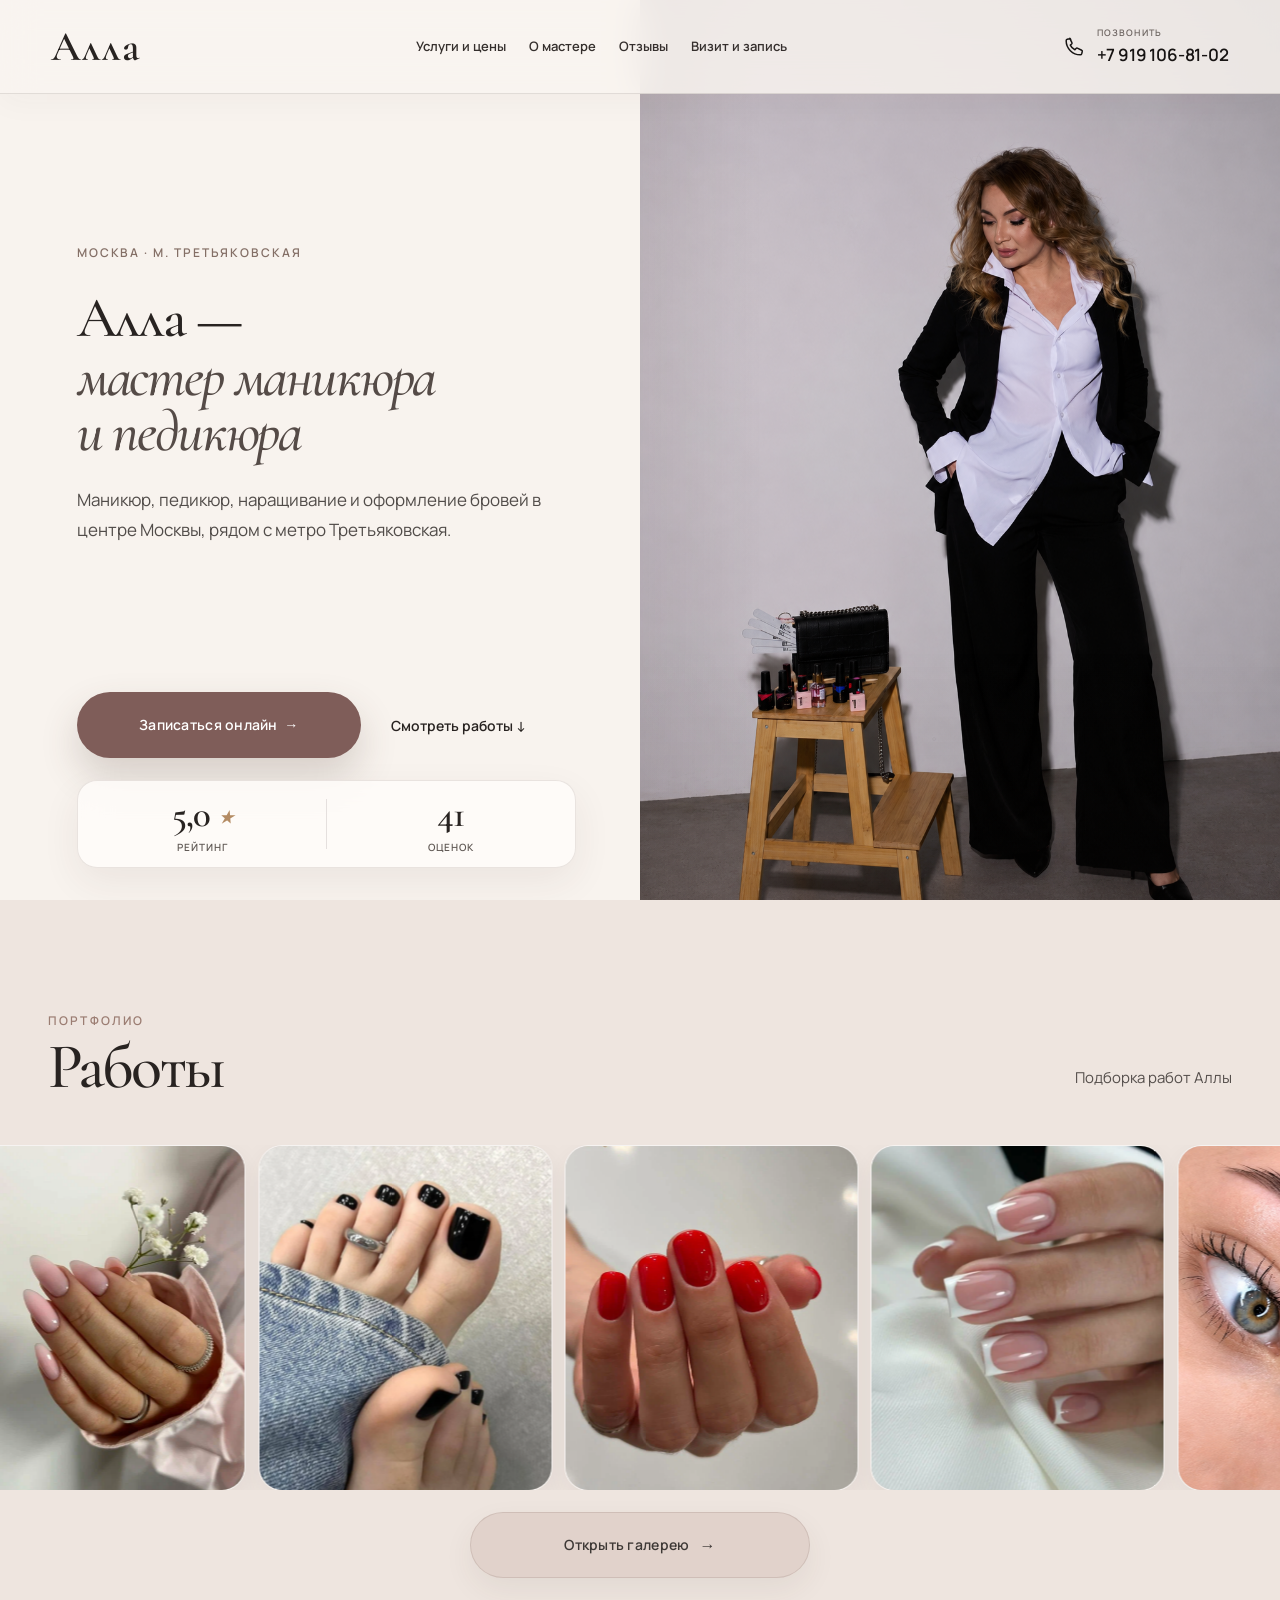
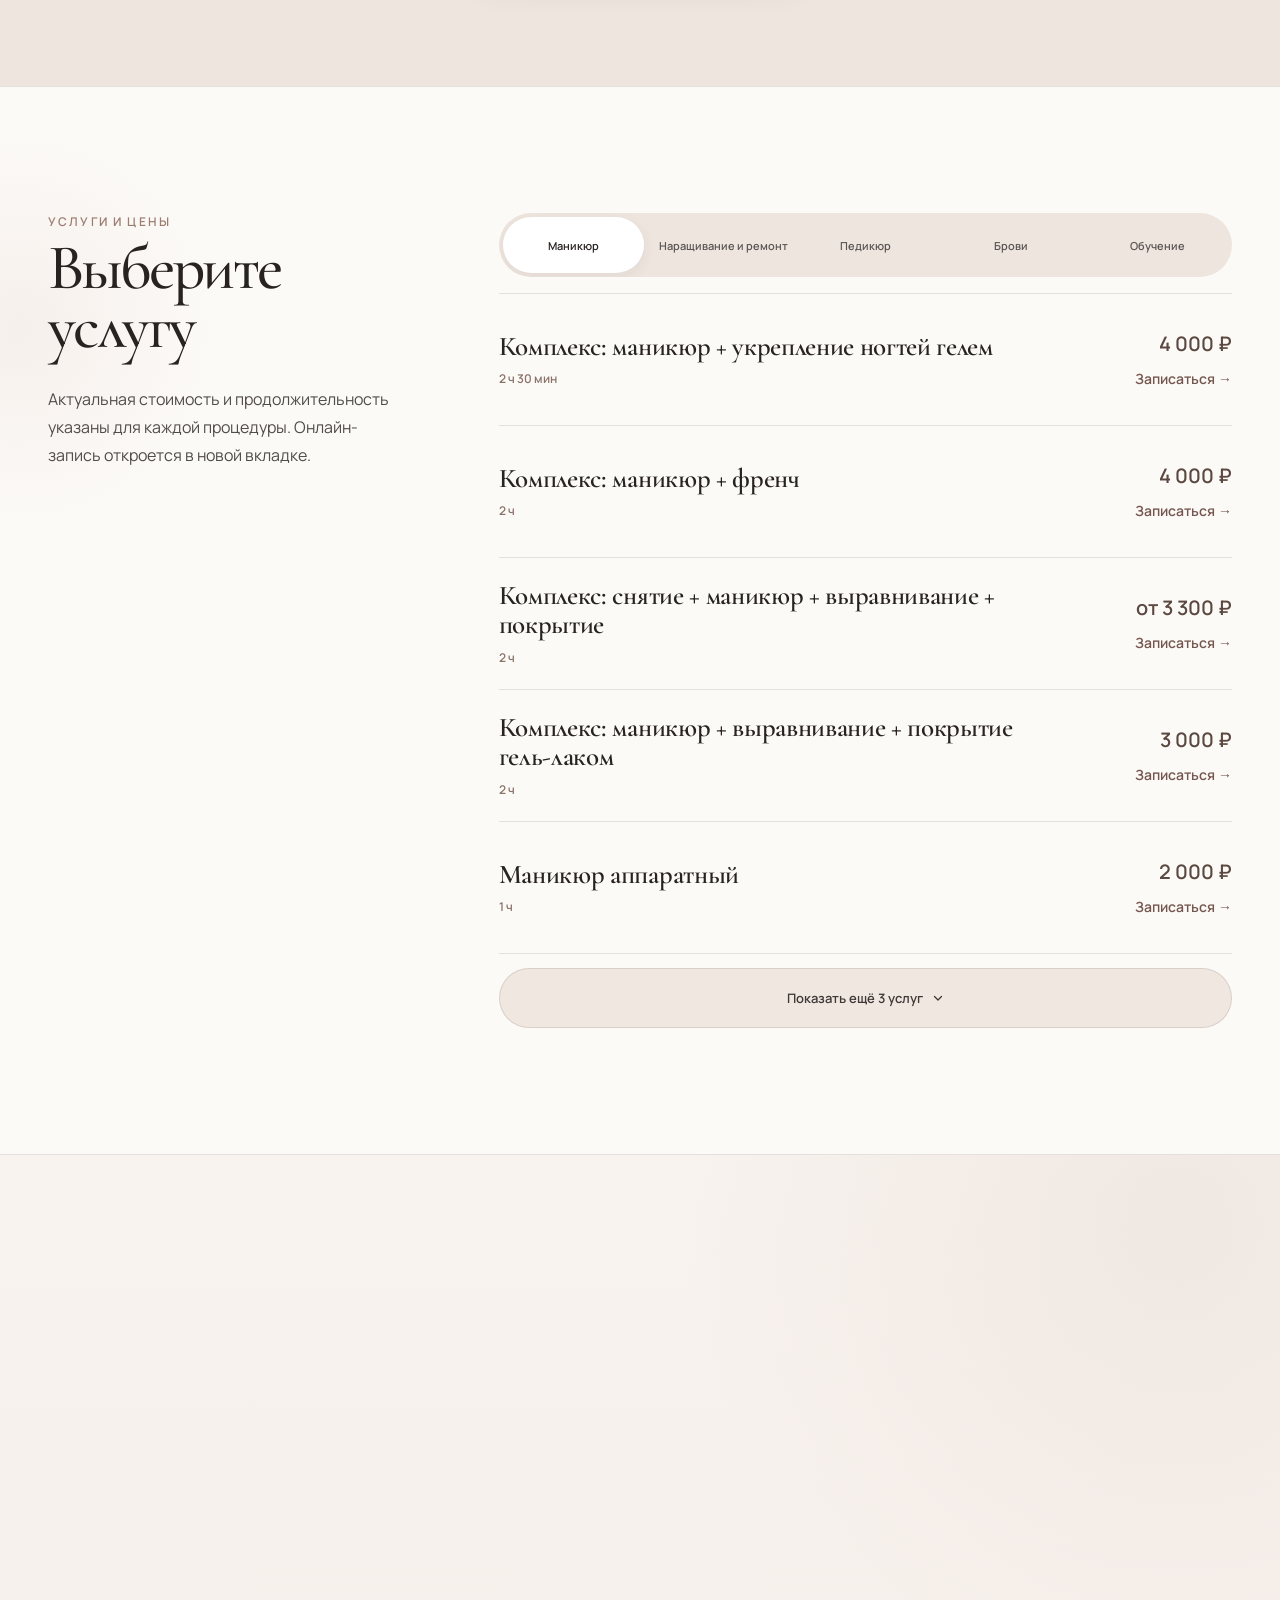
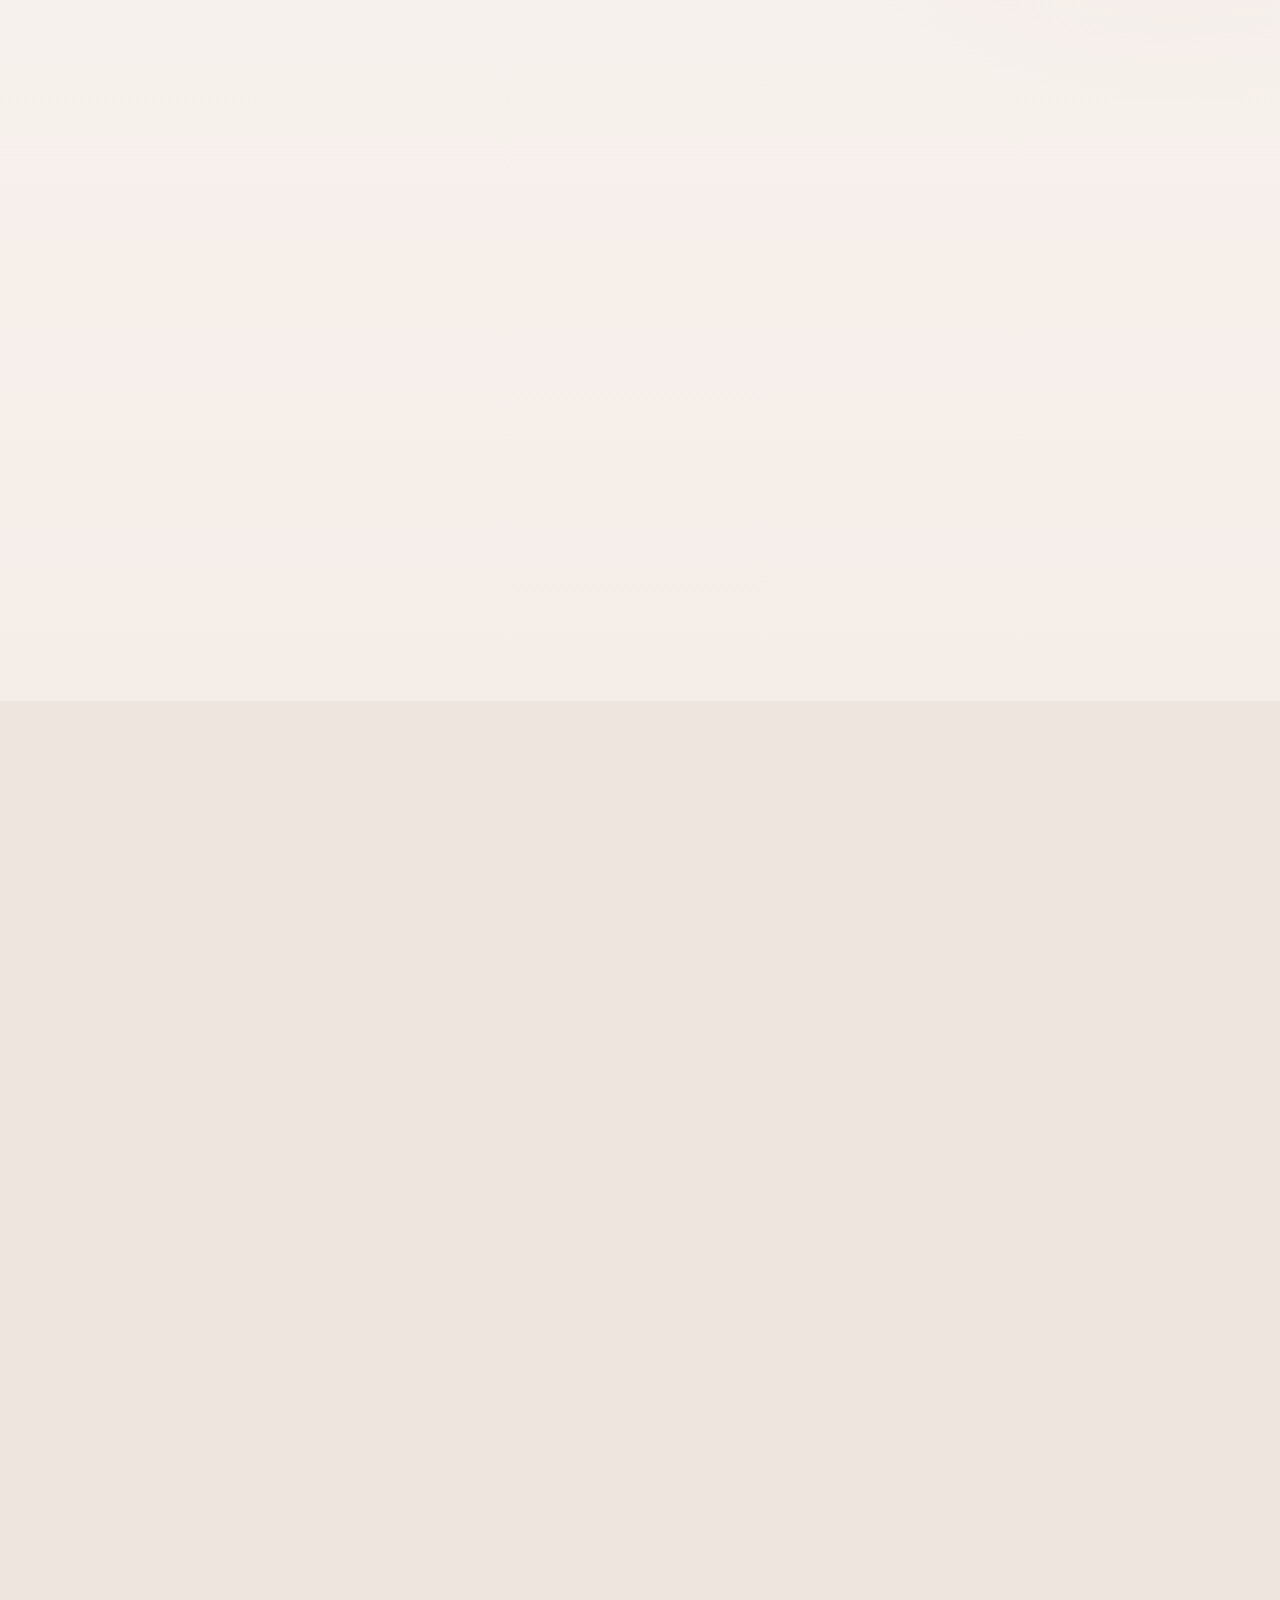
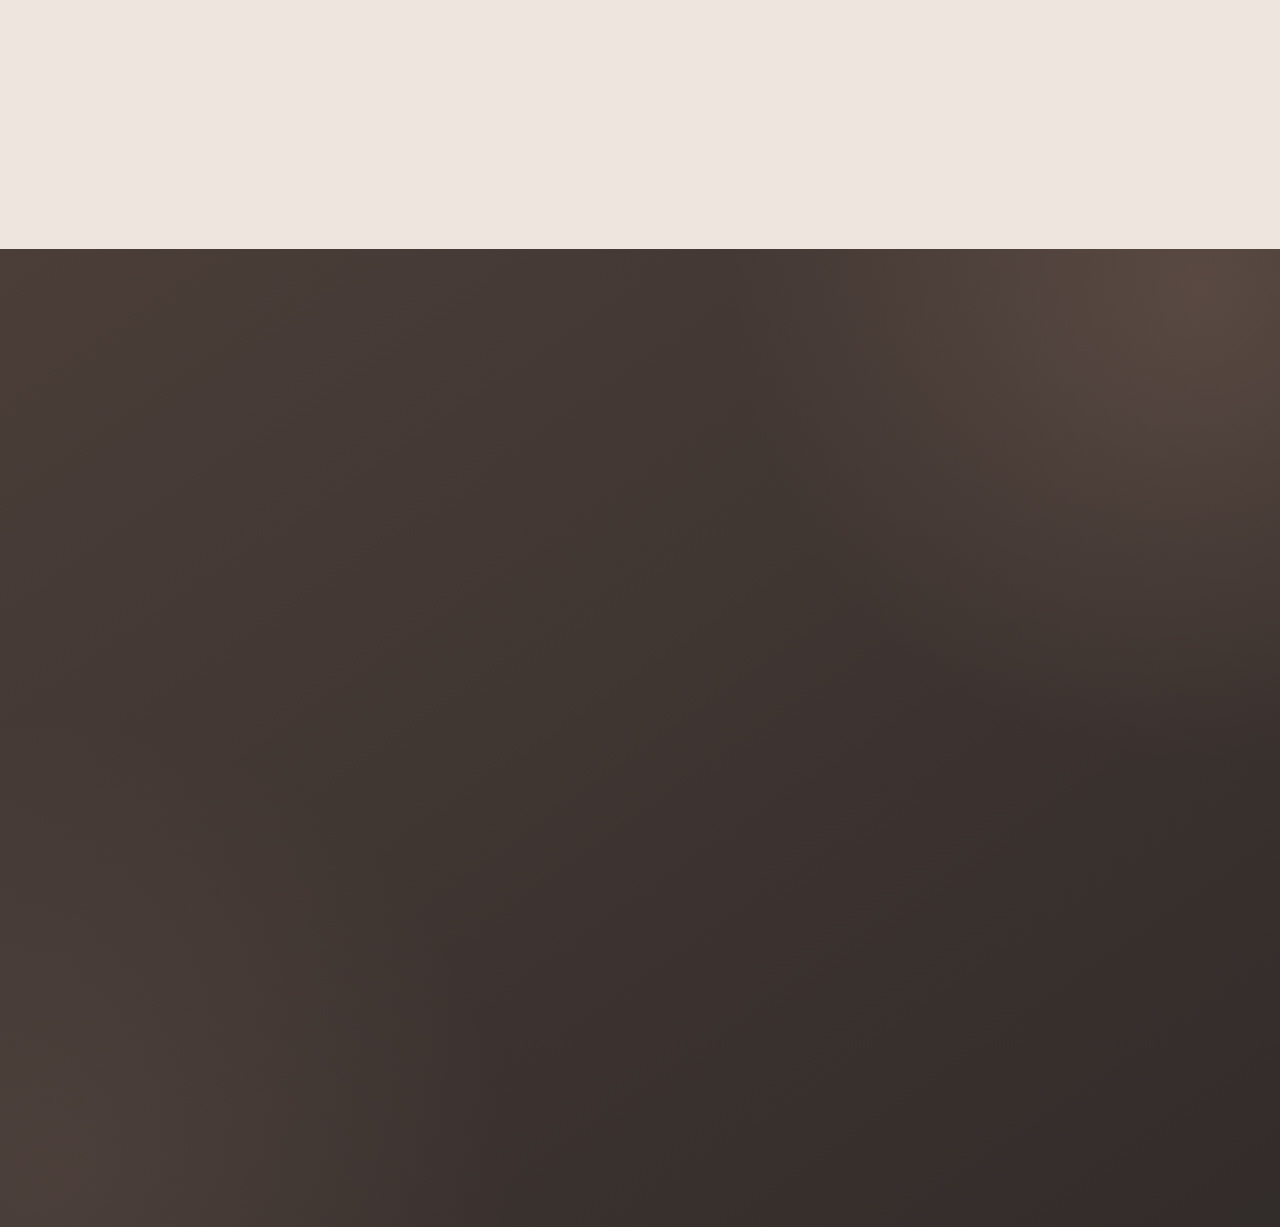
<file: index.html>
<!DOCTYPE html><html lang="ru"><head><meta charSet="utf-8"/><link rel="preconnect" href="/" crossorigin=""/><meta name="viewport" content="width=device-width, initial-scale=1"/><link rel="preload" as="image" href="/assets/client/hero.png"/><link rel="stylesheet" href="/_next/static/chunks/0xkjn9z.nmit4.css" data-precedence="next"/><link rel="stylesheet" href="/_next/static/chunks/04v75c2mdnl-w.css" data-precedence="next"/><link rel="preload" as="script" fetchPriority="low" href="/_next/static/chunks/0ht900cau6_ur.js"/><script src="/_next/static/chunks/0t2z5hkh7v~~b.js" async=""></script><script src="/_next/static/chunks/07lhk_q6pmm3r.js" async=""></script><script src="/_next/static/chunks/turbopack-0cek.dh0dqtgy.js" async=""></script><script src="/_next/static/chunks/0dbhjjzl8qfwv.js" async=""></script><script src="/_next/static/chunks/0kdajhhmuxd-u.js" async=""></script><meta http-equiv="Content-Security-Policy" content="frame-src &#x27;self&#x27; https://*.yclients.com https://yclients.com;"/><title>Алла — маникюр и педикюр на Третьяковской</title><meta name="description" content="Алла — мастер маникюра, педикюра, наращивания и оформления бровей в Москве, Пятницкая улица, 41с2. Услуги, цены, работы, отзывы и запись."/><meta name="keywords" content="маникюр Третьяковская,педикюр Третьяковская,маникюр Пятницкая,наращивание ногтей Москва,мастер маникюра Алла"/><meta name="codex-preview" content="development"/><link rel="canonical" href="/"/><meta property="og:title" content="Алла — маникюр и педикюр на Третьяковской"/><meta property="og:description" content="Алла — мастер маникюра, педикюра, наращивания и оформления бровей в Москве, Пятницкая улица, 41с2. Услуги, цены, работы, отзывы и запись."/><meta property="og:locale" content="ru_RU"/><meta property="og:image" content="http://localhost:3000/assets/client/hero.png"/><meta property="og:type" content="website"/><meta name="twitter:card" content="summary_large_image"/><meta name="twitter:title" content="Алла — маникюр и педикюр на Третьяковской"/><meta name="twitter:description" content="Алла — мастер маникюра, педикюра, наращивания и оформления бровей в Москве, Пятницкая улица, 41с2. Услуги, цены, работы, отзывы и запись."/><meta name="twitter:image" content="http://localhost:3000/assets/client/hero.png"/><link rel="shortcut icon" href="/assets/client/hero.png"/><link rel="icon" href="/assets/client/hero.png"/><style>
  .mct-map-wrap {
    width: 100% !important;
    height: auto !important;
    min-height: 0 !important;
    margin-top: 18px !important;
    overflow: visible !important;
    border: 0 !important;
    border-radius: 0 !important;
    background: transparent !important;
    box-shadow: none !important;
  }

  .mct-map-wrap iframe {
    display: none !important;
  }

  .mct-map-wrap > a {
    position: relative !important;
    inset: auto !important;
    display: grid !important;
    grid-template-columns: 52px minmax(0, 1fr) !important;
    width: 100% !important;
    min-height: 94px !important;
    align-items: center !important;
    gap: 15px !important;
    padding: 18px 20px !important;
    border: 1px solid rgba(73, 56, 50, .13) !important;
    border-radius: 22px !important;
    background: linear-gradient(145deg, rgba(255,255,255,.82), rgba(238,226,217,.76)) !important;
    color: transparent !important;
    box-shadow: 0 16px 36px rgba(62, 47, 41, .08) !important;
    font-size: 0 !important;
    text-decoration: none !important;
    backdrop-filter: blur(14px) !important;
  }

  .mct-map-wrap > a::before {
    display: grid;
    width: 52px;
    height: 52px;
    place-items: center;
    border: 1px solid rgba(120, 91, 79, .18);
    border-radius: 50%;
    background: rgba(139, 113, 103, .09);
    color: #715b53;
    content: "⌖";
    font: 500 27px/1 "Cormorant Garamond", Georgia, serif;
  }

  .mct-map-wrap > a::after {
    color: #3f3430;
    content: "Пятницкая улица, 41с2\A Москва · м. Третьяковская   ↗";
    font: 600 14px/1.55 "Manrope", Arial, sans-serif;
    letter-spacing: -.01em;
    white-space: pre-line;
  }

  .mct-map-wrap > a:focus-visible {
    outline: 2px solid rgba(113, 91, 83, .55);
    outline-offset: 3px;
  }

  .mct-visit-details {
    min-height: 0 !important;
  }

  [href*="yandex.com/maps/org/studiya_professionalnogo_manikyura_i_pedikyura/53831548320"] .mct-contact-copy strong {
    font-size: 0 !important;
  }

  [href*="yandex.com/maps/org/studiya_professionalnogo_manikyura_i_pedikyura/53831548320"] .mct-contact-copy strong::after {
    content: "Локация";
    font-size: 13px;
  }

  [href*="yandex.com/maps/org/studiya_professionalnogo_manikyura_i_pedikyura/53831548320"] .mct-contact-copy small {
    font-size: 0 !important;
  }

  [href*="yandex.com/maps/org/studiya_professionalnogo_manikyura_i_pedikyura/53831548320"] .mct-contact-copy small::after {
    content: "Москва · м. Третьяковская";
    font-size: 9px;
  }

  @media (max-width: 767px) {
    .mct-visit .mct-map-wrap {
      width: auto !important;
      height: auto !important;
      min-height: 0 !important;
      margin: 16px var(--mct-shell-pad, 16px) 0 !important;
    }

    .mct-map-wrap > a {
      min-height: 88px !important;
      border-radius: 20px !important;
    }
  }

  @media (min-width: 768px) {
    .mct-visit-details {
      min-height: 0 !important;
      align-self: center !important;
    }

    .mct-map-wrap {
      flex: 0 0 auto !important;
      height: auto !important;
      min-height: 0 !important;
      margin-top: 28px !important;
    }

    .mct-map-wrap > a {
      grid-template-columns: 66px minmax(0, 1fr) !important;
      min-height: 148px !important;
      gap: 22px !important;
      padding: 30px 32px !important;
      border-radius: 28px !important;
    }

    .mct-map-wrap > a::before {
      width: 66px;
      height: 66px;
      font-size: 33px;
    }

    .mct-map-wrap > a::after {
      font-size: 16px;
      line-height: 1.65;
    }
  }
</style><script src="/_next/static/chunks/03~yq9q893hmn.js" noModule=""></script></head><body><div hidden=""><!--$--><!--/$--></div><div class="site-root"><div class="mct-mobile"><div class="mct-intro" aria-hidden="true"><div class="mct-intro-mark"><span>Алла</span><i></i><small>Nail master</small></div></div><header class="mct-hero" id="mobile-top"><div class="mct-shell"><div class="mct-topbar"><a class="mct-brand" href="#mobile-top" aria-label="Алла, наверх">Алла</a><nav class="dct-navigation" aria-label="Основные разделы сайта"><a href="#mobile-prices">Услуги и цены</a><a href="#mobile-about">О мастере</a><a href="#mobile-reviews">Отзывы</a><a href="#mobile-location">Визит и запись</a></nav><div class="dct-top-actions" aria-label="Быстрые способы связи с Алла"><a class="dct-top-phone" href="tel:+79191068102" aria-label="Позвонить Алле по номеру +7 919 106-81-02"><svg viewBox="0 0 24 24" aria-hidden="true"><path d="M7.1 3.5 9.3 8c.2.5.1 1-.3 1.4l-1.4 1.2c1 2.1 2.7 3.8 4.8 4.8l1.2-1.4c.4-.4.9-.5 1.4-.3l4.5 2.2c.5.2.8.8.6 1.4l-.6 2.3c-.2.7-.8 1.1-1.5 1.1C10 20.7 3.3 14 3.3 6c0-.7.4-1.3 1.1-1.5l2.3-.6c.6-.2 1.2.1 1.4.6Z"></path></svg><span><small>Позвонить</small><strong>+7 919 106-81-02</strong></span></a><a class="dct-top-icon" href="https://yandex.com/maps/org/studiya_professionalnogo_manikyura_i_pedikyura/53831548320/?ll=37.628810%2C55.737659&amp;z=17" target="_blank" rel="noopener noreferrer" aria-label="Открыть Алла в Яндекс Картах" title="Яндекс Карты"><svg viewBox="0 0 24 24" aria-hidden="true"><path d="M20 10c0 5-8 12-8 12S4 15 4 10a8 8 0 1 1 16 0Z"></path><circle cx="12" cy="10" r="2.5"></circle></svg></a></div><div class="mct-menu-wrap"><button class="mct-menu-button" type="button" aria-label="Открыть меню" aria-expanded="false" aria-controls="mobile-navigation"><span></span><span></span><span></span></button></div></div><div class="mct-hero-content"><div class="mct-hero-meta"><span>Москва · м. Третьяковская</span><a class="mct-hero-phone" href="tel:+79191068102" aria-label="Позвонить Алле по номеру +7 919 106-81-02"><svg viewBox="0 0 24 24" aria-hidden="true" focusable="false"><path d="M7.1 3.5 9.3 8c.2.5.1 1-.3 1.4l-1.4 1.2c1 2.1 2.7 3.8 4.8 4.8l1.2-1.4c.4-.4.9-.5 1.4-.3l4.5 2.2c.5.2.8.8.6 1.4l-.6 2.3c-.2.7-.8 1.1-1.5 1.1C10 20.7 3.3 14 3.3 6c0-.7.4-1.3 1.1-1.5l2.3-.6c.6-.2 1.2.1 1.4.6Z"></path></svg><span>+7 919 106-81-02</span></a></div><h1 class="tanem-hero-title tanem-hero-title-long">Алла — <em>мастер маникюра и педикюра</em></h1><p class="mct-hero-copy">Маникюр, педикюр, наращивание и оформление бровей в центре Москвы, рядом с метро Третьяковская.</p></div><div class="mct-hero-visual"><figure class="dct-hero-portrait"><img src="/assets/client/hero.png" alt="Алла, мастер маникюра, педикюра и оформления бровей"/><figcaption><span>Алла</span><small>Индивидуальная работа мастера</small></figcaption></figure><div class="mct-palette-stage" aria-hidden="true"><div class="mct-palette-set"><span class="mct-palette-stick" style="--left-angle:-47deg;--right-angle:47deg;--stack:1"><svg viewBox="0 0 54 320" aria-hidden="true" focusable="false"><defs><linearGradient id="mct-palette-arm-0" x1="0" y1="0" x2="1" y2="0"><stop offset="0" stop-color="#a7a39d" stop-opacity=".42"></stop><stop offset="0.13" stop-color="#e8e6e1" stop-opacity=".66"></stop><stop offset="0.38" stop-color="#fffefb" stop-opacity=".84"></stop><stop offset="0.62" stop-color="#f4f2ed" stop-opacity=".68"></stop><stop offset="0.87" stop-color="#d2cec7" stop-opacity=".5"></stop><stop offset="1" stop-color="#96918a" stop-opacity=".48"></stop></linearGradient><linearGradient id="mct-palette-arm-glow-0" x1="0" y1="0" x2="0" y2="1"><stop offset="0" stop-color="#fff" stop-opacity=".82"></stop><stop offset=".45" stop-color="#fff" stop-opacity=".2"></stop><stop offset="1" stop-color="#fff" stop-opacity=".55"></stop></linearGradient><linearGradient id="mct-palette-tip-0" x1="0" y1="0" x2="1" y2="0.12"><stop offset="0" stop-color="#948aa3"></stop><stop offset="0.22" stop-color="#625873"></stop><stop offset="0.7" stop-color="#625873"></stop><stop offset="1" stop-color="#3d354a"></stop></linearGradient><linearGradient id="mct-palette-gloss-0" x1="0" y1="0" x2="1" y2="0"><stop offset="0" stop-color="#fff" stop-opacity="0"></stop><stop offset="0.31" stop-color="#fff" stop-opacity=".76"></stop><stop offset="0.5" stop-color="#fff" stop-opacity=".17"></stop><stop offset="1" stop-color="#fff" stop-opacity="0"></stop></linearGradient><radialGradient id="mct-palette-bloom-0" cx="38%" cy="22%" r="74%"><stop offset="0" stop-color="#fff" stop-opacity=".34"></stop><stop offset=".5" stop-color="#625873" stop-opacity=".05"></stop><stop offset="1" stop-color="#3d354a" stop-opacity=".2"></stop></radialGradient></defs><path class="mct-palette-arm" d="M17 75 Q17 68 22 64 H32 Q37 68 37 75 V87 Q37 92 41 98 L43 307 Q43 316 35 318 H19 Q11 316 11 307 L13 98 Q17 92 17 87 Z" fill="url(#mct-palette-arm-0)"></path><path class="mct-palette-arm-glow" d="M20 76 Q20 70 24 68 H28 L29 309 Q29 314 25 315 H21 Q16 313 16 306 L18 99 Q20 92 20 86 Z" fill="url(#mct-palette-arm-glow-0)"></path><path class="mct-palette-arm-light" d="M18 78 Q18 91 15 99 L15 305 Q15 312 21 314"></path><path class="mct-palette-arm-edge" d="M36 76 Q36 91 39 99 L42 305 Q42 312 36 315"></path><path class="mct-palette-tip-cast" d="M10 56 Q10 49 16 47 H38 Q44 49 44 56 V70 Q44 81 36 88 H18 Q10 81 10 70 Z"></path><path class="mct-palette-tip" d="M12 22 C12 9 18 3 27 3 C36 3 42 9 42 22 V57 C42 74 36 86 27 92 C18 86 12 74 12 57 Z" fill="url(#mct-palette-tip-0)"></path><path class="mct-palette-tip-bloom" d="M13 22 C13 10 19 4 27 4 C35 4 41 10 41 22 V56 C41 72 35 83 27 89 C19 83 13 72 13 56 Z" fill="url(#mct-palette-bloom-0)"></path><path class="mct-palette-tip-shade" d="M35 6 Q41 12 41 23 V56 Q41 72 34 82 Q37 62 36 39 Q36 17 35 6 Z"></path><path class="mct-palette-tip-gloss" d="M19 8 Q14 19 15 43 Q15 67 20 79 Q23 84 25 75 Q21 55 22 34 Q22 16 24 7 Q21 6 19 8 Z" fill="url(#mct-palette-gloss-0)"></path><path class="mct-palette-tip-highlight" d="M19 8 Q27 2 35 8"></path><path class="mct-palette-tip-rim" d="M13 23 Q13 10 22 5 M41 23 Q41 10 32 5"></path></svg></span><span class="mct-palette-stick" style="--left-angle:-37.6deg;--right-angle:37.6deg;--stack:2"><svg viewBox="0 0 54 320" aria-hidden="true" focusable="false"><defs><linearGradient id="mct-palette-arm-1" x1="0" y1="0" x2="1" y2="0"><stop offset="0" stop-color="#a7a39d" stop-opacity=".42"></stop><stop offset="0.13" stop-color="#e8e6e1" stop-opacity=".66"></stop><stop offset="0.38" stop-color="#fffefb" stop-opacity=".84"></stop><stop offset="0.62" stop-color="#f4f2ed" stop-opacity=".68"></stop><stop offset="0.87" stop-color="#d2cec7" stop-opacity=".5"></stop><stop offset="1" stop-color="#96918a" stop-opacity=".48"></stop></linearGradient><linearGradient id="mct-palette-arm-glow-1" x1="0" y1="0" x2="0" y2="1"><stop offset="0" stop-color="#fff" stop-opacity=".82"></stop><stop offset=".45" stop-color="#fff" stop-opacity=".2"></stop><stop offset="1" stop-color="#fff" stop-opacity=".55"></stop></linearGradient><linearGradient id="mct-palette-tip-1" x1="0" y1="0" x2="1" y2="0.12"><stop offset="0" stop-color="#aa9fbb"></stop><stop offset="0.22" stop-color="#7b6b94"></stop><stop offset="0.7" stop-color="#7b6b94"></stop><stop offset="1" stop-color="#514562"></stop></linearGradient><linearGradient id="mct-palette-gloss-1" x1="0" y1="0" x2="1" y2="0"><stop offset="0" stop-color="#fff" stop-opacity="0"></stop><stop offset="0.31" stop-color="#fff" stop-opacity=".76"></stop><stop offset="0.5" stop-color="#fff" stop-opacity=".17"></stop><stop offset="1" stop-color="#fff" stop-opacity="0"></stop></linearGradient><radialGradient id="mct-palette-bloom-1" cx="38%" cy="22%" r="74%"><stop offset="0" stop-color="#fff" stop-opacity=".34"></stop><stop offset=".5" stop-color="#7b6b94" stop-opacity=".05"></stop><stop offset="1" stop-color="#514562" stop-opacity=".2"></stop></radialGradient></defs><path class="mct-palette-arm" d="M17 75 Q17 68 22 64 H32 Q37 68 37 75 V87 Q37 92 41 98 L43 307 Q43 316 35 318 H19 Q11 316 11 307 L13 98 Q17 92 17 87 Z" fill="url(#mct-palette-arm-1)"></path><path class="mct-palette-arm-glow" d="M20 76 Q20 70 24 68 H28 L29 309 Q29 314 25 315 H21 Q16 313 16 306 L18 99 Q20 92 20 86 Z" fill="url(#mct-palette-arm-glow-1)"></path><path class="mct-palette-arm-light" d="M18 78 Q18 91 15 99 L15 305 Q15 312 21 314"></path><path class="mct-palette-arm-edge" d="M36 76 Q36 91 39 99 L42 305 Q42 312 36 315"></path><path class="mct-palette-tip-cast" d="M10 56 Q10 49 16 47 H38 Q44 49 44 56 V70 Q44 81 36 88 H18 Q10 81 10 70 Z"></path><path class="mct-palette-tip" d="M12 22 C12 9 18 3 27 3 C36 3 42 9 42 22 V57 C42 74 36 86 27 92 C18 86 12 74 12 57 Z" fill="url(#mct-palette-tip-1)"></path><path class="mct-palette-tip-bloom" d="M13 22 C13 10 19 4 27 4 C35 4 41 10 41 22 V56 C41 72 35 83 27 89 C19 83 13 72 13 56 Z" fill="url(#mct-palette-bloom-1)"></path><path class="mct-palette-tip-shade" d="M35 6 Q41 12 41 23 V56 Q41 72 34 82 Q37 62 36 39 Q36 17 35 6 Z"></path><path class="mct-palette-tip-gloss" d="M19 8 Q14 19 15 43 Q15 67 20 79 Q23 84 25 75 Q21 55 22 34 Q22 16 24 7 Q21 6 19 8 Z" fill="url(#mct-palette-gloss-1)"></path><path class="mct-palette-tip-highlight" d="M19 8 Q27 2 35 8"></path><path class="mct-palette-tip-rim" d="M13 23 Q13 10 22 5 M41 23 Q41 10 32 5"></path></svg></span><span class="mct-palette-stick" style="--left-angle:-28.2deg;--right-angle:28.2deg;--stack:3"><svg viewBox="0 0 54 320" aria-hidden="true" focusable="false"><defs><linearGradient id="mct-palette-arm-2" x1="0" y1="0" x2="1" y2="0"><stop offset="0" stop-color="#a7a39d" stop-opacity=".42"></stop><stop offset="0.13" stop-color="#e8e6e1" stop-opacity=".66"></stop><stop offset="0.38" stop-color="#fffefb" stop-opacity=".84"></stop><stop offset="0.62" stop-color="#f4f2ed" stop-opacity=".68"></stop><stop offset="0.87" stop-color="#d2cec7" stop-opacity=".5"></stop><stop offset="1" stop-color="#96918a" stop-opacity=".48"></stop></linearGradient><linearGradient id="mct-palette-arm-glow-2" x1="0" y1="0" x2="0" y2="1"><stop offset="0" stop-color="#fff" stop-opacity=".82"></stop><stop offset=".45" stop-color="#fff" stop-opacity=".2"></stop><stop offset="1" stop-color="#fff" stop-opacity=".55"></stop></linearGradient><linearGradient id="mct-palette-tip-2" x1="0" y1="0" x2="1" y2="0.12"><stop offset="0" stop-color="#c28ba0"></stop><stop offset="0.22" stop-color="#955d78"></stop><stop offset="0.7" stop-color="#955d78"></stop><stop offset="1" stop-color="#653b50"></stop></linearGradient><linearGradient id="mct-palette-gloss-2" x1="0" y1="0" x2="1" y2="0"><stop offset="0" stop-color="#fff" stop-opacity="0"></stop><stop offset="0.31" stop-color="#fff" stop-opacity=".76"></stop><stop offset="0.5" stop-color="#fff" stop-opacity=".17"></stop><stop offset="1" stop-color="#fff" stop-opacity="0"></stop></linearGradient><radialGradient id="mct-palette-bloom-2" cx="38%" cy="22%" r="74%"><stop offset="0" stop-color="#fff" stop-opacity=".34"></stop><stop offset=".5" stop-color="#955d78" stop-opacity=".05"></stop><stop offset="1" stop-color="#653b50" stop-opacity=".2"></stop></radialGradient></defs><path class="mct-palette-arm" d="M17 75 Q17 68 22 64 H32 Q37 68 37 75 V87 Q37 92 41 98 L43 307 Q43 316 35 318 H19 Q11 316 11 307 L13 98 Q17 92 17 87 Z" fill="url(#mct-palette-arm-2)"></path><path class="mct-palette-arm-glow" d="M20 76 Q20 70 24 68 H28 L29 309 Q29 314 25 315 H21 Q16 313 16 306 L18 99 Q20 92 20 86 Z" fill="url(#mct-palette-arm-glow-2)"></path><path class="mct-palette-arm-light" d="M18 78 Q18 91 15 99 L15 305 Q15 312 21 314"></path><path class="mct-palette-arm-edge" d="M36 76 Q36 91 39 99 L42 305 Q42 312 36 315"></path><path class="mct-palette-tip-cast" d="M10 56 Q10 49 16 47 H38 Q44 49 44 56 V70 Q44 81 36 88 H18 Q10 81 10 70 Z"></path><path class="mct-palette-tip" d="M12 22 C12 9 18 3 27 3 C36 3 42 9 42 22 V57 C42 74 36 86 27 92 C18 86 12 74 12 57 Z" fill="url(#mct-palette-tip-2)"></path><path class="mct-palette-tip-bloom" d="M13 22 C13 10 19 4 27 4 C35 4 41 10 41 22 V56 C41 72 35 83 27 89 C19 83 13 72 13 56 Z" fill="url(#mct-palette-bloom-2)"></path><path class="mct-palette-tip-shade" d="M35 6 Q41 12 41 23 V56 Q41 72 34 82 Q37 62 36 39 Q36 17 35 6 Z"></path><path class="mct-palette-tip-gloss" d="M19 8 Q14 19 15 43 Q15 67 20 79 Q23 84 25 75 Q21 55 22 34 Q22 16 24 7 Q21 6 19 8 Z" fill="url(#mct-palette-gloss-2)"></path><path class="mct-palette-tip-highlight" d="M19 8 Q27 2 35 8"></path><path class="mct-palette-tip-rim" d="M13 23 Q13 10 22 5 M41 23 Q41 10 32 5"></path></svg></span><span class="mct-palette-stick" style="--left-angle:-18.799999999999997deg;--right-angle:18.799999999999997deg;--stack:4"><svg viewBox="0 0 54 320" aria-hidden="true" focusable="false"><defs><linearGradient id="mct-palette-arm-3" x1="0" y1="0" x2="1" y2="0"><stop offset="0" stop-color="#a7a39d" stop-opacity=".42"></stop><stop offset="0.13" stop-color="#e8e6e1" stop-opacity=".66"></stop><stop offset="0.38" stop-color="#fffefb" stop-opacity=".84"></stop><stop offset="0.62" stop-color="#f4f2ed" stop-opacity=".68"></stop><stop offset="0.87" stop-color="#d2cec7" stop-opacity=".5"></stop><stop offset="1" stop-color="#96918a" stop-opacity=".48"></stop></linearGradient><linearGradient id="mct-palette-arm-glow-3" x1="0" y1="0" x2="0" y2="1"><stop offset="0" stop-color="#fff" stop-opacity=".82"></stop><stop offset=".45" stop-color="#fff" stop-opacity=".2"></stop><stop offset="1" stop-color="#fff" stop-opacity=".55"></stop></linearGradient><linearGradient id="mct-palette-tip-3" x1="0" y1="0" x2="1" y2="0.12"><stop offset="0" stop-color="#d294a0"></stop><stop offset="0.22" stop-color="#aa6271"></stop><stop offset="0.7" stop-color="#aa6271"></stop><stop offset="1" stop-color="#773f4d"></stop></linearGradient><linearGradient id="mct-palette-gloss-3" x1="0" y1="0" x2="1" y2="0"><stop offset="0" stop-color="#fff" stop-opacity="0"></stop><stop offset="0.31" stop-color="#fff" stop-opacity=".76"></stop><stop offset="0.5" stop-color="#fff" stop-opacity=".17"></stop><stop offset="1" stop-color="#fff" stop-opacity="0"></stop></linearGradient><radialGradient id="mct-palette-bloom-3" cx="38%" cy="22%" r="74%"><stop offset="0" stop-color="#fff" stop-opacity=".34"></stop><stop offset=".5" stop-color="#aa6271" stop-opacity=".05"></stop><stop offset="1" stop-color="#773f4d" stop-opacity=".2"></stop></radialGradient></defs><path class="mct-palette-arm" d="M17 75 Q17 68 22 64 H32 Q37 68 37 75 V87 Q37 92 41 98 L43 307 Q43 316 35 318 H19 Q11 316 11 307 L13 98 Q17 92 17 87 Z" fill="url(#mct-palette-arm-3)"></path><path class="mct-palette-arm-glow" d="M20 76 Q20 70 24 68 H28 L29 309 Q29 314 25 315 H21 Q16 313 16 306 L18 99 Q20 92 20 86 Z" fill="url(#mct-palette-arm-glow-3)"></path><path class="mct-palette-arm-light" d="M18 78 Q18 91 15 99 L15 305 Q15 312 21 314"></path><path class="mct-palette-arm-edge" d="M36 76 Q36 91 39 99 L42 305 Q42 312 36 315"></path><path class="mct-palette-tip-cast" d="M10 56 Q10 49 16 47 H38 Q44 49 44 56 V70 Q44 81 36 88 H18 Q10 81 10 70 Z"></path><path class="mct-palette-tip" d="M12 22 C12 9 18 3 27 3 C36 3 42 9 42 22 V57 C42 74 36 86 27 92 C18 86 12 74 12 57 Z" fill="url(#mct-palette-tip-3)"></path><path class="mct-palette-tip-bloom" d="M13 22 C13 10 19 4 27 4 C35 4 41 10 41 22 V56 C41 72 35 83 27 89 C19 83 13 72 13 56 Z" fill="url(#mct-palette-bloom-3)"></path><path class="mct-palette-tip-shade" d="M35 6 Q41 12 41 23 V56 Q41 72 34 82 Q37 62 36 39 Q36 17 35 6 Z"></path><path class="mct-palette-tip-gloss" d="M19 8 Q14 19 15 43 Q15 67 20 79 Q23 84 25 75 Q21 55 22 34 Q22 16 24 7 Q21 6 19 8 Z" fill="url(#mct-palette-gloss-3)"></path><path class="mct-palette-tip-highlight" d="M19 8 Q27 2 35 8"></path><path class="mct-palette-tip-rim" d="M13 23 Q13 10 22 5 M41 23 Q41 10 32 5"></path></svg></span><span class="mct-palette-stick" style="--left-angle:-9.399999999999999deg;--right-angle:9.399999999999999deg;--stack:5"><svg viewBox="0 0 54 320" aria-hidden="true" focusable="false"><defs><linearGradient id="mct-palette-arm-4" x1="0" y1="0" x2="1" y2="0"><stop offset="0" stop-color="#a7a39d" stop-opacity=".42"></stop><stop offset="0.13" stop-color="#e8e6e1" stop-opacity=".66"></stop><stop offset="0.38" stop-color="#fffefb" stop-opacity=".84"></stop><stop offset="0.62" stop-color="#f4f2ed" stop-opacity=".68"></stop><stop offset="0.87" stop-color="#d2cec7" stop-opacity=".5"></stop><stop offset="1" stop-color="#96918a" stop-opacity=".48"></stop></linearGradient><linearGradient id="mct-palette-arm-glow-4" x1="0" y1="0" x2="0" y2="1"><stop offset="0" stop-color="#fff" stop-opacity=".82"></stop><stop offset=".45" stop-color="#fff" stop-opacity=".2"></stop><stop offset="1" stop-color="#fff" stop-opacity=".55"></stop></linearGradient><linearGradient id="mct-palette-tip-4" x1="0" y1="0" x2="1" y2="0.12"><stop offset="0" stop-color="#e0aaa9"></stop><stop offset="0.22" stop-color="#bf7b81"></stop><stop offset="0.7" stop-color="#bf7b81"></stop><stop offset="1" stop-color="#8b5057"></stop></linearGradient><linearGradient id="mct-palette-gloss-4" x1="0" y1="0" x2="1" y2="0"><stop offset="0" stop-color="#fff" stop-opacity="0"></stop><stop offset="0.31" stop-color="#fff" stop-opacity=".76"></stop><stop offset="0.5" stop-color="#fff" stop-opacity=".17"></stop><stop offset="1" stop-color="#fff" stop-opacity="0"></stop></linearGradient><radialGradient id="mct-palette-bloom-4" cx="38%" cy="22%" r="74%"><stop offset="0" stop-color="#fff" stop-opacity=".34"></stop><stop offset=".5" stop-color="#bf7b81" stop-opacity=".05"></stop><stop offset="1" stop-color="#8b5057" stop-opacity=".2"></stop></radialGradient></defs><path class="mct-palette-arm" d="M17 75 Q17 68 22 64 H32 Q37 68 37 75 V87 Q37 92 41 98 L43 307 Q43 316 35 318 H19 Q11 316 11 307 L13 98 Q17 92 17 87 Z" fill="url(#mct-palette-arm-4)"></path><path class="mct-palette-arm-glow" d="M20 76 Q20 70 24 68 H28 L29 309 Q29 314 25 315 H21 Q16 313 16 306 L18 99 Q20 92 20 86 Z" fill="url(#mct-palette-arm-glow-4)"></path><path class="mct-palette-arm-light" d="M18 78 Q18 91 15 99 L15 305 Q15 312 21 314"></path><path class="mct-palette-arm-edge" d="M36 76 Q36 91 39 99 L42 305 Q42 312 36 315"></path><path class="mct-palette-tip-cast" d="M10 56 Q10 49 16 47 H38 Q44 49 44 56 V70 Q44 81 36 88 H18 Q10 81 10 70 Z"></path><path class="mct-palette-tip" d="M12 22 C12 9 18 3 27 3 C36 3 42 9 42 22 V57 C42 74 36 86 27 92 C18 86 12 74 12 57 Z" fill="url(#mct-palette-tip-4)"></path><path class="mct-palette-tip-bloom" d="M13 22 C13 10 19 4 27 4 C35 4 41 10 41 22 V56 C41 72 35 83 27 89 C19 83 13 72 13 56 Z" fill="url(#mct-palette-bloom-4)"></path><path class="mct-palette-tip-shade" d="M35 6 Q41 12 41 23 V56 Q41 72 34 82 Q37 62 36 39 Q36 17 35 6 Z"></path><path class="mct-palette-tip-gloss" d="M19 8 Q14 19 15 43 Q15 67 20 79 Q23 84 25 75 Q21 55 22 34 Q22 16 24 7 Q21 6 19 8 Z" fill="url(#mct-palette-gloss-4)"></path><path class="mct-palette-tip-highlight" d="M19 8 Q27 2 35 8"></path><path class="mct-palette-tip-rim" d="M13 23 Q13 10 22 5 M41 23 Q41 10 32 5"></path></svg></span><span class="mct-palette-stick" style="--left-angle:0deg;--right-angle:0deg;--stack:6"><svg viewBox="0 0 54 320" aria-hidden="true" focusable="false"><defs><linearGradient id="mct-palette-arm-5" x1="0" y1="0" x2="1" y2="0"><stop offset="0" stop-color="#a7a39d" stop-opacity=".42"></stop><stop offset="0.13" stop-color="#e8e6e1" stop-opacity=".66"></stop><stop offset="0.38" stop-color="#fffefb" stop-opacity=".84"></stop><stop offset="0.62" stop-color="#f4f2ed" stop-opacity=".68"></stop><stop offset="0.87" stop-color="#d2cec7" stop-opacity=".5"></stop><stop offset="1" stop-color="#96918a" stop-opacity=".48"></stop></linearGradient><linearGradient id="mct-palette-arm-glow-5" x1="0" y1="0" x2="0" y2="1"><stop offset="0" stop-color="#fff" stop-opacity=".82"></stop><stop offset=".45" stop-color="#fff" stop-opacity=".2"></stop><stop offset="1" stop-color="#fff" stop-opacity=".55"></stop></linearGradient><linearGradient id="mct-palette-tip-5" x1="0" y1="0" x2="1" y2="0.12"><stop offset="0" stop-color="#ecd0bf"></stop><stop offset="0.22" stop-color="#d1a38d"></stop><stop offset="0.7" stop-color="#d1a38d"></stop><stop offset="1" stop-color="#9d705d"></stop></linearGradient><linearGradient id="mct-palette-gloss-5" x1="0" y1="0" x2="1" y2="0"><stop offset="0" stop-color="#fff" stop-opacity="0"></stop><stop offset="0.31" stop-color="#fff" stop-opacity=".76"></stop><stop offset="0.5" stop-color="#fff" stop-opacity=".17"></stop><stop offset="1" stop-color="#fff" stop-opacity="0"></stop></linearGradient><radialGradient id="mct-palette-bloom-5" cx="38%" cy="22%" r="74%"><stop offset="0" stop-color="#fff" stop-opacity=".34"></stop><stop offset=".5" stop-color="#d1a38d" stop-opacity=".05"></stop><stop offset="1" stop-color="#9d705d" stop-opacity=".2"></stop></radialGradient></defs><path class="mct-palette-arm" d="M17 75 Q17 68 22 64 H32 Q37 68 37 75 V87 Q37 92 41 98 L43 307 Q43 316 35 318 H19 Q11 316 11 307 L13 98 Q17 92 17 87 Z" fill="url(#mct-palette-arm-5)"></path><path class="mct-palette-arm-glow" d="M20 76 Q20 70 24 68 H28 L29 309 Q29 314 25 315 H21 Q16 313 16 306 L18 99 Q20 92 20 86 Z" fill="url(#mct-palette-arm-glow-5)"></path><path class="mct-palette-arm-light" d="M18 78 Q18 91 15 99 L15 305 Q15 312 21 314"></path><path class="mct-palette-arm-edge" d="M36 76 Q36 91 39 99 L42 305 Q42 312 36 315"></path><path class="mct-palette-tip-cast" d="M10 56 Q10 49 16 47 H38 Q44 49 44 56 V70 Q44 81 36 88 H18 Q10 81 10 70 Z"></path><path class="mct-palette-tip" d="M12 22 C12 9 18 3 27 3 C36 3 42 9 42 22 V57 C42 74 36 86 27 92 C18 86 12 74 12 57 Z" fill="url(#mct-palette-tip-5)"></path><path class="mct-palette-tip-bloom" d="M13 22 C13 10 19 4 27 4 C35 4 41 10 41 22 V56 C41 72 35 83 27 89 C19 83 13 72 13 56 Z" fill="url(#mct-palette-bloom-5)"></path><path class="mct-palette-tip-shade" d="M35 6 Q41 12 41 23 V56 Q41 72 34 82 Q37 62 36 39 Q36 17 35 6 Z"></path><path class="mct-palette-tip-gloss" d="M19 8 Q14 19 15 43 Q15 67 20 79 Q23 84 25 75 Q21 55 22 34 Q22 16 24 7 Q21 6 19 8 Z" fill="url(#mct-palette-gloss-5)"></path><path class="mct-palette-tip-highlight" d="M19 8 Q27 2 35 8"></path><path class="mct-palette-tip-rim" d="M13 23 Q13 10 22 5 M41 23 Q41 10 32 5"></path></svg></span><span class="mct-palette-stick" style="--left-angle:9.400000000000006deg;--right-angle:-9.400000000000006deg;--stack:7"><svg viewBox="0 0 54 320" aria-hidden="true" focusable="false"><defs><linearGradient id="mct-palette-arm-6" x1="0" y1="0" x2="1" y2="0"><stop offset="0" stop-color="#a7a39d" stop-opacity=".42"></stop><stop offset="0.13" stop-color="#e8e6e1" stop-opacity=".66"></stop><stop offset="0.38" stop-color="#fffefb" stop-opacity=".84"></stop><stop offset="0.62" stop-color="#f4f2ed" stop-opacity=".68"></stop><stop offset="0.87" stop-color="#d2cec7" stop-opacity=".5"></stop><stop offset="1" stop-color="#96918a" stop-opacity=".48"></stop></linearGradient><linearGradient id="mct-palette-arm-glow-6" x1="0" y1="0" x2="0" y2="1"><stop offset="0" stop-color="#fff" stop-opacity=".82"></stop><stop offset=".45" stop-color="#fff" stop-opacity=".2"></stop><stop offset="1" stop-color="#fff" stop-opacity=".55"></stop></linearGradient><linearGradient id="mct-palette-tip-6" x1="0" y1="0" x2="1" y2="0.12"><stop offset="0" stop-color="#e4b5a1"></stop><stop offset="0.22" stop-color="#c58a78"></stop><stop offset="0.7" stop-color="#c58a78"></stop><stop offset="1" stop-color="#915c4c"></stop></linearGradient><linearGradient id="mct-palette-gloss-6" x1="0" y1="0" x2="1" y2="0"><stop offset="0" stop-color="#fff" stop-opacity="0"></stop><stop offset="0.31" stop-color="#fff" stop-opacity=".76"></stop><stop offset="0.5" stop-color="#fff" stop-opacity=".17"></stop><stop offset="1" stop-color="#fff" stop-opacity="0"></stop></linearGradient><radialGradient id="mct-palette-bloom-6" cx="38%" cy="22%" r="74%"><stop offset="0" stop-color="#fff" stop-opacity=".34"></stop><stop offset=".5" stop-color="#c58a78" stop-opacity=".05"></stop><stop offset="1" stop-color="#915c4c" stop-opacity=".2"></stop></radialGradient></defs><path class="mct-palette-arm" d="M17 75 Q17 68 22 64 H32 Q37 68 37 75 V87 Q37 92 41 98 L43 307 Q43 316 35 318 H19 Q11 316 11 307 L13 98 Q17 92 17 87 Z" fill="url(#mct-palette-arm-6)"></path><path class="mct-palette-arm-glow" d="M20 76 Q20 70 24 68 H28 L29 309 Q29 314 25 315 H21 Q16 313 16 306 L18 99 Q20 92 20 86 Z" fill="url(#mct-palette-arm-glow-6)"></path><path class="mct-palette-arm-light" d="M18 78 Q18 91 15 99 L15 305 Q15 312 21 314"></path><path class="mct-palette-arm-edge" d="M36 76 Q36 91 39 99 L42 305 Q42 312 36 315"></path><path class="mct-palette-tip-cast" d="M10 56 Q10 49 16 47 H38 Q44 49 44 56 V70 Q44 81 36 88 H18 Q10 81 10 70 Z"></path><path class="mct-palette-tip" d="M12 22 C12 9 18 3 27 3 C36 3 42 9 42 22 V57 C42 74 36 86 27 92 C18 86 12 74 12 57 Z" fill="url(#mct-palette-tip-6)"></path><path class="mct-palette-tip-bloom" d="M13 22 C13 10 19 4 27 4 C35 4 41 10 41 22 V56 C41 72 35 83 27 89 C19 83 13 72 13 56 Z" fill="url(#mct-palette-bloom-6)"></path><path class="mct-palette-tip-shade" d="M35 6 Q41 12 41 23 V56 Q41 72 34 82 Q37 62 36 39 Q36 17 35 6 Z"></path><path class="mct-palette-tip-gloss" d="M19 8 Q14 19 15 43 Q15 67 20 79 Q23 84 25 75 Q21 55 22 34 Q22 16 24 7 Q21 6 19 8 Z" fill="url(#mct-palette-gloss-6)"></path><path class="mct-palette-tip-highlight" d="M19 8 Q27 2 35 8"></path><path class="mct-palette-tip-rim" d="M13 23 Q13 10 22 5 M41 23 Q41 10 32 5"></path></svg></span><span class="mct-palette-stick" style="--left-angle:18.799999999999997deg;--right-angle:-18.799999999999997deg;--stack:8"><svg viewBox="0 0 54 320" aria-hidden="true" focusable="false"><defs><linearGradient id="mct-palette-arm-7" x1="0" y1="0" x2="1" y2="0"><stop offset="0" stop-color="#a7a39d" stop-opacity=".42"></stop><stop offset="0.13" stop-color="#e8e6e1" stop-opacity=".66"></stop><stop offset="0.38" stop-color="#fffefb" stop-opacity=".84"></stop><stop offset="0.62" stop-color="#f4f2ed" stop-opacity=".68"></stop><stop offset="0.87" stop-color="#d2cec7" stop-opacity=".5"></stop><stop offset="1" stop-color="#96918a" stop-opacity=".48"></stop></linearGradient><linearGradient id="mct-palette-arm-glow-7" x1="0" y1="0" x2="0" y2="1"><stop offset="0" stop-color="#fff" stop-opacity=".82"></stop><stop offset=".45" stop-color="#fff" stop-opacity=".2"></stop><stop offset="1" stop-color="#fff" stop-opacity=".55"></stop></linearGradient><linearGradient id="mct-palette-tip-7" x1="0" y1="0" x2="1" y2="0.12"><stop offset="0" stop-color="#ecc3bc"></stop><stop offset="0.22" stop-color="#d59e97"></stop><stop offset="0.7" stop-color="#d59e97"></stop><stop offset="1" stop-color="#a36d67"></stop></linearGradient><linearGradient id="mct-palette-gloss-7" x1="0" y1="0" x2="1" y2="0"><stop offset="0" stop-color="#fff" stop-opacity="0"></stop><stop offset="0.31" stop-color="#fff" stop-opacity=".76"></stop><stop offset="0.5" stop-color="#fff" stop-opacity=".17"></stop><stop offset="1" stop-color="#fff" stop-opacity="0"></stop></linearGradient><radialGradient id="mct-palette-bloom-7" cx="38%" cy="22%" r="74%"><stop offset="0" stop-color="#fff" stop-opacity=".34"></stop><stop offset=".5" stop-color="#d59e97" stop-opacity=".05"></stop><stop offset="1" stop-color="#a36d67" stop-opacity=".2"></stop></radialGradient></defs><path class="mct-palette-arm" d="M17 75 Q17 68 22 64 H32 Q37 68 37 75 V87 Q37 92 41 98 L43 307 Q43 316 35 318 H19 Q11 316 11 307 L13 98 Q17 92 17 87 Z" fill="url(#mct-palette-arm-7)"></path><path class="mct-palette-arm-glow" d="M20 76 Q20 70 24 68 H28 L29 309 Q29 314 25 315 H21 Q16 313 16 306 L18 99 Q20 92 20 86 Z" fill="url(#mct-palette-arm-glow-7)"></path><path class="mct-palette-arm-light" d="M18 78 Q18 91 15 99 L15 305 Q15 312 21 314"></path><path class="mct-palette-arm-edge" d="M36 76 Q36 91 39 99 L42 305 Q42 312 36 315"></path><path class="mct-palette-tip-cast" d="M10 56 Q10 49 16 47 H38 Q44 49 44 56 V70 Q44 81 36 88 H18 Q10 81 10 70 Z"></path><path class="mct-palette-tip" d="M12 22 C12 9 18 3 27 3 C36 3 42 9 42 22 V57 C42 74 36 86 27 92 C18 86 12 74 12 57 Z" fill="url(#mct-palette-tip-7)"></path><path class="mct-palette-tip-bloom" d="M13 22 C13 10 19 4 27 4 C35 4 41 10 41 22 V56 C41 72 35 83 27 89 C19 83 13 72 13 56 Z" fill="url(#mct-palette-bloom-7)"></path><path class="mct-palette-tip-shade" d="M35 6 Q41 12 41 23 V56 Q41 72 34 82 Q37 62 36 39 Q36 17 35 6 Z"></path><path class="mct-palette-tip-gloss" d="M19 8 Q14 19 15 43 Q15 67 20 79 Q23 84 25 75 Q21 55 22 34 Q22 16 24 7 Q21 6 19 8 Z" fill="url(#mct-palette-gloss-7)"></path><path class="mct-palette-tip-highlight" d="M19 8 Q27 2 35 8"></path><path class="mct-palette-tip-rim" d="M13 23 Q13 10 22 5 M41 23 Q41 10 32 5"></path></svg></span><span class="mct-palette-stick" style="--left-angle:28.200000000000003deg;--right-angle:-28.200000000000003deg;--stack:9"><svg viewBox="0 0 54 320" aria-hidden="true" focusable="false"><defs><linearGradient id="mct-palette-arm-8" x1="0" y1="0" x2="1" y2="0"><stop offset="0" stop-color="#a7a39d" stop-opacity=".42"></stop><stop offset="0.13" stop-color="#e8e6e1" stop-opacity=".66"></stop><stop offset="0.38" stop-color="#fffefb" stop-opacity=".84"></stop><stop offset="0.62" stop-color="#f4f2ed" stop-opacity=".68"></stop><stop offset="0.87" stop-color="#d2cec7" stop-opacity=".5"></stop><stop offset="1" stop-color="#96918a" stop-opacity=".48"></stop></linearGradient><linearGradient id="mct-palette-arm-glow-8" x1="0" y1="0" x2="0" y2="1"><stop offset="0" stop-color="#fff" stop-opacity=".82"></stop><stop offset=".45" stop-color="#fff" stop-opacity=".2"></stop><stop offset="1" stop-color="#fff" stop-opacity=".55"></stop></linearGradient><linearGradient id="mct-palette-tip-8" x1="0" y1="0" x2="1" y2="0.12"><stop offset="0" stop-color="#f2d4cf"></stop><stop offset="0.22" stop-color="#e1b3ad"></stop><stop offset="0.7" stop-color="#e1b3ad"></stop><stop offset="1" stop-color="#b7837e"></stop></linearGradient><linearGradient id="mct-palette-gloss-8" x1="0" y1="0" x2="1" y2="0"><stop offset="0" stop-color="#fff" stop-opacity="0"></stop><stop offset="0.31" stop-color="#fff" stop-opacity=".76"></stop><stop offset="0.5" stop-color="#fff" stop-opacity=".17"></stop><stop offset="1" stop-color="#fff" stop-opacity="0"></stop></linearGradient><radialGradient id="mct-palette-bloom-8" cx="38%" cy="22%" r="74%"><stop offset="0" stop-color="#fff" stop-opacity=".34"></stop><stop offset=".5" stop-color="#e1b3ad" stop-opacity=".05"></stop><stop offset="1" stop-color="#b7837e" stop-opacity=".2"></stop></radialGradient></defs><path class="mct-palette-arm" d="M17 75 Q17 68 22 64 H32 Q37 68 37 75 V87 Q37 92 41 98 L43 307 Q43 316 35 318 H19 Q11 316 11 307 L13 98 Q17 92 17 87 Z" fill="url(#mct-palette-arm-8)"></path><path class="mct-palette-arm-glow" d="M20 76 Q20 70 24 68 H28 L29 309 Q29 314 25 315 H21 Q16 313 16 306 L18 99 Q20 92 20 86 Z" fill="url(#mct-palette-arm-glow-8)"></path><path class="mct-palette-arm-light" d="M18 78 Q18 91 15 99 L15 305 Q15 312 21 314"></path><path class="mct-palette-arm-edge" d="M36 76 Q36 91 39 99 L42 305 Q42 312 36 315"></path><path class="mct-palette-tip-cast" d="M10 56 Q10 49 16 47 H38 Q44 49 44 56 V70 Q44 81 36 88 H18 Q10 81 10 70 Z"></path><path class="mct-palette-tip" d="M12 22 C12 9 18 3 27 3 C36 3 42 9 42 22 V57 C42 74 36 86 27 92 C18 86 12 74 12 57 Z" fill="url(#mct-palette-tip-8)"></path><path class="mct-palette-tip-bloom" d="M13 22 C13 10 19 4 27 4 C35 4 41 10 41 22 V56 C41 72 35 83 27 89 C19 83 13 72 13 56 Z" fill="url(#mct-palette-bloom-8)"></path><path class="mct-palette-tip-shade" d="M35 6 Q41 12 41 23 V56 Q41 72 34 82 Q37 62 36 39 Q36 17 35 6 Z"></path><path class="mct-palette-tip-gloss" d="M19 8 Q14 19 15 43 Q15 67 20 79 Q23 84 25 75 Q21 55 22 34 Q22 16 24 7 Q21 6 19 8 Z" fill="url(#mct-palette-gloss-8)"></path><path class="mct-palette-tip-highlight" d="M19 8 Q27 2 35 8"></path><path class="mct-palette-tip-rim" d="M13 23 Q13 10 22 5 M41 23 Q41 10 32 5"></path></svg></span><span class="mct-palette-stick" style="--left-angle:37.60000000000001deg;--right-angle:-37.60000000000001deg;--stack:10"><svg viewBox="0 0 54 320" aria-hidden="true" focusable="false"><defs><linearGradient id="mct-palette-arm-9" x1="0" y1="0" x2="1" y2="0"><stop offset="0" stop-color="#a7a39d" stop-opacity=".42"></stop><stop offset="0.13" stop-color="#e8e6e1" stop-opacity=".66"></stop><stop offset="0.38" stop-color="#fffefb" stop-opacity=".84"></stop><stop offset="0.62" stop-color="#f4f2ed" stop-opacity=".68"></stop><stop offset="0.87" stop-color="#d2cec7" stop-opacity=".5"></stop><stop offset="1" stop-color="#96918a" stop-opacity=".48"></stop></linearGradient><linearGradient id="mct-palette-arm-glow-9" x1="0" y1="0" x2="0" y2="1"><stop offset="0" stop-color="#fff" stop-opacity=".82"></stop><stop offset=".45" stop-color="#fff" stop-opacity=".2"></stop><stop offset="1" stop-color="#fff" stop-opacity=".55"></stop></linearGradient><linearGradient id="mct-palette-tip-9" x1="0" y1="0" x2="1" y2="0.12"><stop offset="0" stop-color="#f8e3dc"></stop><stop offset="0.22" stop-color="#ebcbc3"></stop><stop offset="0.7" stop-color="#ebcbc3"></stop><stop offset="1" stop-color="#c49a91"></stop></linearGradient><linearGradient id="mct-palette-gloss-9" x1="0" y1="0" x2="1" y2="0"><stop offset="0" stop-color="#fff" stop-opacity="0"></stop><stop offset="0.31" stop-color="#fff" stop-opacity=".76"></stop><stop offset="0.5" stop-color="#fff" stop-opacity=".17"></stop><stop offset="1" stop-color="#fff" stop-opacity="0"></stop></linearGradient><radialGradient id="mct-palette-bloom-9" cx="38%" cy="22%" r="74%"><stop offset="0" stop-color="#fff" stop-opacity=".34"></stop><stop offset=".5" stop-color="#ebcbc3" stop-opacity=".05"></stop><stop offset="1" stop-color="#c49a91" stop-opacity=".2"></stop></radialGradient></defs><path class="mct-palette-arm" d="M17 75 Q17 68 22 64 H32 Q37 68 37 75 V87 Q37 92 41 98 L43 307 Q43 316 35 318 H19 Q11 316 11 307 L13 98 Q17 92 17 87 Z" fill="url(#mct-palette-arm-9)"></path><path class="mct-palette-arm-glow" d="M20 76 Q20 70 24 68 H28 L29 309 Q29 314 25 315 H21 Q16 313 16 306 L18 99 Q20 92 20 86 Z" fill="url(#mct-palette-arm-glow-9)"></path><path class="mct-palette-arm-light" d="M18 78 Q18 91 15 99 L15 305 Q15 312 21 314"></path><path class="mct-palette-arm-edge" d="M36 76 Q36 91 39 99 L42 305 Q42 312 36 315"></path><path class="mct-palette-tip-cast" d="M10 56 Q10 49 16 47 H38 Q44 49 44 56 V70 Q44 81 36 88 H18 Q10 81 10 70 Z"></path><path class="mct-palette-tip" d="M12 22 C12 9 18 3 27 3 C36 3 42 9 42 22 V57 C42 74 36 86 27 92 C18 86 12 74 12 57 Z" fill="url(#mct-palette-tip-9)"></path><path class="mct-palette-tip-bloom" d="M13 22 C13 10 19 4 27 4 C35 4 41 10 41 22 V56 C41 72 35 83 27 89 C19 83 13 72 13 56 Z" fill="url(#mct-palette-bloom-9)"></path><path class="mct-palette-tip-shade" d="M35 6 Q41 12 41 23 V56 Q41 72 34 82 Q37 62 36 39 Q36 17 35 6 Z"></path><path class="mct-palette-tip-gloss" d="M19 8 Q14 19 15 43 Q15 67 20 79 Q23 84 25 75 Q21 55 22 34 Q22 16 24 7 Q21 6 19 8 Z" fill="url(#mct-palette-gloss-9)"></path><path class="mct-palette-tip-highlight" d="M19 8 Q27 2 35 8"></path><path class="mct-palette-tip-rim" d="M13 23 Q13 10 22 5 M41 23 Q41 10 32 5"></path></svg></span><span class="mct-palette-stick" style="--left-angle:47deg;--right-angle:-47deg;--stack:11"><svg viewBox="0 0 54 320" aria-hidden="true" focusable="false"><defs><linearGradient id="mct-palette-arm-10" x1="0" y1="0" x2="1" y2="0"><stop offset="0" stop-color="#a7a39d" stop-opacity=".42"></stop><stop offset="0.13" stop-color="#e8e6e1" stop-opacity=".66"></stop><stop offset="0.38" stop-color="#fffefb" stop-opacity=".84"></stop><stop offset="0.62" stop-color="#f4f2ed" stop-opacity=".68"></stop><stop offset="0.87" stop-color="#d2cec7" stop-opacity=".5"></stop><stop offset="1" stop-color="#96918a" stop-opacity=".48"></stop></linearGradient><linearGradient id="mct-palette-arm-glow-10" x1="0" y1="0" x2="0" y2="1"><stop offset="0" stop-color="#fff" stop-opacity=".82"></stop><stop offset=".45" stop-color="#fff" stop-opacity=".2"></stop><stop offset="1" stop-color="#fff" stop-opacity=".55"></stop></linearGradient><linearGradient id="mct-palette-tip-10" x1="0" y1="0" x2="1" y2="0.12"><stop offset="0" stop-color="#fff7ec"></stop><stop offset="0.22" stop-color="#f0e4d6"></stop><stop offset="0.7" stop-color="#f0e4d6"></stop><stop offset="1" stop-color="#c9b6a1"></stop></linearGradient><linearGradient id="mct-palette-gloss-10" x1="0" y1="0" x2="1" y2="0"><stop offset="0" stop-color="#fff" stop-opacity="0"></stop><stop offset="0.31" stop-color="#fff" stop-opacity=".76"></stop><stop offset="0.5" stop-color="#fff" stop-opacity=".17"></stop><stop offset="1" stop-color="#fff" stop-opacity="0"></stop></linearGradient><radialGradient id="mct-palette-bloom-10" cx="38%" cy="22%" r="74%"><stop offset="0" stop-color="#fff" stop-opacity=".34"></stop><stop offset=".5" stop-color="#f0e4d6" stop-opacity=".05"></stop><stop offset="1" stop-color="#c9b6a1" stop-opacity=".2"></stop></radialGradient></defs><path class="mct-palette-arm" d="M17 75 Q17 68 22 64 H32 Q37 68 37 75 V87 Q37 92 41 98 L43 307 Q43 316 35 318 H19 Q11 316 11 307 L13 98 Q17 92 17 87 Z" fill="url(#mct-palette-arm-10)"></path><path class="mct-palette-arm-glow" d="M20 76 Q20 70 24 68 H28 L29 309 Q29 314 25 315 H21 Q16 313 16 306 L18 99 Q20 92 20 86 Z" fill="url(#mct-palette-arm-glow-10)"></path><path class="mct-palette-arm-light" d="M18 78 Q18 91 15 99 L15 305 Q15 312 21 314"></path><path class="mct-palette-arm-edge" d="M36 76 Q36 91 39 99 L42 305 Q42 312 36 315"></path><path class="mct-palette-tip-cast" d="M10 56 Q10 49 16 47 H38 Q44 49 44 56 V70 Q44 81 36 88 H18 Q10 81 10 70 Z"></path><path class="mct-palette-tip" d="M12 22 C12 9 18 3 27 3 C36 3 42 9 42 22 V57 C42 74 36 86 27 92 C18 86 12 74 12 57 Z" fill="url(#mct-palette-tip-10)"></path><path class="mct-palette-tip-bloom" d="M13 22 C13 10 19 4 27 4 C35 4 41 10 41 22 V56 C41 72 35 83 27 89 C19 83 13 72 13 56 Z" fill="url(#mct-palette-bloom-10)"></path><path class="mct-palette-tip-shade" d="M35 6 Q41 12 41 23 V56 Q41 72 34 82 Q37 62 36 39 Q36 17 35 6 Z"></path><path class="mct-palette-tip-gloss" d="M19 8 Q14 19 15 43 Q15 67 20 79 Q23 84 25 75 Q21 55 22 34 Q22 16 24 7 Q21 6 19 8 Z" fill="url(#mct-palette-gloss-10)"></path><path class="mct-palette-tip-highlight" d="M19 8 Q27 2 35 8"></path><path class="mct-palette-tip-rim" d="M13 23 Q13 10 22 5 M41 23 Q41 10 32 5"></path></svg></span></div></div></div><div class="mct-hero-bottom"><div class="mct-hero-actions"><a class="mct-main-cta" href="https://yandex.com/maps/org/studiya_professionalnogo_manikyura_i_pedikyura/53831548320/?booking%5Bpage%5D=resources&amp;booking%5Bpermalink%5D=53831548320&amp;ll=37.628810%2C55.737659&amp;z=17" target="_blank" rel="noopener noreferrer">Записаться онлайн  →</a><a class="mct-quiet-link" href="#mobile-portfolio">Смотреть работы ↓</a></div><div class="mct-stats tanem-stats-2" aria-label="Подтверждённая информация"><div class="mct-stat"><strong>5,0 <i class="mct-stat-star">★</i></strong><span>рейтинг</span></div><div class="mct-stat"><strong>41</strong><span>оценок</span></div></div></div></div></header><section class="mct-section" id="mobile-portfolio"><div class="mct-shell mct-reveal"><div class="mct-section-head"><div><p class="mct-section-kicker">Портфолио</p><h2>Работы</h2></div><p class="mct-section-note">Подборка работ Аллы</p></div></div><div class="mct-shell mct-reveal"><div class="mct-work-grid" aria-label="Подборка работ"><button class="mct-work-tile" type="button" aria-label="Открыть фотографию: Работа Аллы — фото 1"><img src="/assets/client/portfolio/00007fail.png" alt="Работа Аллы — фото 1" loading="lazy"/></button><button class="mct-work-tile" type="button" aria-label="Открыть фотографию: Работа Аллы — фото 2"><img src="/assets/client/portfolio/00002fail.png" alt="Работа Аллы — фото 2" loading="lazy"/></button><button class="mct-work-tile" type="button" aria-label="Открыть фотографию: Работа Аллы — фото 3"><img src="/assets/client/portfolio/00010fail.png" alt="Работа Аллы — фото 3" loading="lazy"/></button><button class="mct-work-tile" type="button" aria-label="Открыть фотографию: Работа Аллы — фото 4"><img src="/assets/client/portfolio/00004fail.png" alt="Работа Аллы — фото 4" loading="lazy"/></button><button class="mct-work-tile" type="button" aria-label="Открыть фотографию: Работа Аллы — фото 5"><img src="/assets/client/portfolio/00001fail.png" alt="Работа Аллы — фото 5" loading="lazy"/></button></div><div class="dct-film-strip" aria-label="Бесконечная галерея работ Аллы"><div class="dct-gallery-viewport"><div class="dct-gallery-track"><div class="dct-gallery-set" aria-hidden="true"><div class="dct-gallery-module dct-gallery-module-1"><button class="dct-film-frame dct-film-frame-1" type="button" aria-label="Открыть фотографию: Работа Аллы — фото 1" tabindex="-1"><img src="/assets/client/portfolio/00007fail.png" alt="Работа Аллы — фото 1" loading="lazy" draggable="false"/></button><button class="dct-film-frame dct-film-frame-2" type="button" aria-label="Открыть фотографию: Работа Аллы — фото 2" tabindex="-1"><img src="/assets/client/portfolio/00002fail.png" alt="Работа Аллы — фото 2" loading="lazy" draggable="false"/></button><button class="dct-film-frame dct-film-frame-3" type="button" aria-label="Открыть фотографию: Работа Аллы — фото 3" tabindex="-1"><img src="/assets/client/portfolio/00010fail.png" alt="Работа Аллы — фото 3" loading="lazy" draggable="false"/></button><button class="dct-film-frame dct-film-frame-4" type="button" aria-label="Открыть фотографию: Работа Аллы — фото 4" tabindex="-1"><img src="/assets/client/portfolio/00004fail.png" alt="Работа Аллы — фото 4" loading="lazy" draggable="false"/></button></div><div class="dct-gallery-module dct-gallery-module-2"><button class="dct-film-frame dct-film-frame-1" type="button" aria-label="Открыть фотографию: Работа Аллы — фото 5" tabindex="-1"><img src="/assets/client/portfolio/00001fail.png" alt="Работа Аллы — фото 5" loading="lazy" draggable="false"/></button><button class="dct-film-frame dct-film-frame-2" type="button" aria-label="Открыть фотографию: Работа Аллы — фото 6" tabindex="-1"><img src="/assets/client/portfolio/00009fail.png" alt="Работа Аллы — фото 6" loading="lazy" draggable="false"/></button><button class="dct-film-frame dct-film-frame-3" type="button" aria-label="Открыть фотографию: Работа Аллы — фото 7" tabindex="-1"><img src="/assets/client/portfolio/00006fail.png" alt="Работа Аллы — фото 7" loading="lazy" draggable="false"/></button><button class="dct-film-frame dct-film-frame-4" type="button" aria-label="Открыть фотографию: Работа Аллы — фото 8" tabindex="-1"><img src="/assets/client/portfolio/00011fail.png" alt="Работа Аллы — фото 8" loading="lazy" draggable="false"/></button></div><div class="dct-gallery-module dct-gallery-module-3"><button class="dct-film-frame dct-film-frame-1" type="button" aria-label="Открыть фотографию: Работа Аллы — фото 9" tabindex="-1"><img src="/assets/client/portfolio/00003fail.png" alt="Работа Аллы — фото 9" loading="lazy" draggable="false"/></button><button class="dct-film-frame dct-film-frame-2" type="button" aria-label="Открыть фотографию: Работа Аллы — фото 10" tabindex="-1"><img src="/assets/client/portfolio/00008fail.png" alt="Работа Аллы — фото 10" loading="lazy" draggable="false"/></button><button class="dct-film-frame dct-film-frame-3" type="button" aria-label="Открыть фотографию: Работа Аллы — фото 11" tabindex="-1"><img src="/assets/client/portfolio/00005fail.png" alt="Работа Аллы — фото 11" loading="lazy" draggable="false"/></button></div></div><div class="dct-gallery-set" aria-hidden="false"><div class="dct-gallery-module dct-gallery-module-1"><button class="dct-film-frame dct-film-frame-1" type="button" aria-label="Открыть фотографию: Работа Аллы — фото 1" tabindex="0"><img src="/assets/client/portfolio/00007fail.png" alt="Работа Аллы — фото 1" loading="lazy" draggable="false"/></button><button class="dct-film-frame dct-film-frame-2" type="button" aria-label="Открыть фотографию: Работа Аллы — фото 2" tabindex="0"><img src="/assets/client/portfolio/00002fail.png" alt="Работа Аллы — фото 2" loading="lazy" draggable="false"/></button><button class="dct-film-frame dct-film-frame-3" type="button" aria-label="Открыть фотографию: Работа Аллы — фото 3" tabindex="0"><img src="/assets/client/portfolio/00010fail.png" alt="Работа Аллы — фото 3" loading="lazy" draggable="false"/></button><button class="dct-film-frame dct-film-frame-4" type="button" aria-label="Открыть фотографию: Работа Аллы — фото 4" tabindex="0"><img src="/assets/client/portfolio/00004fail.png" alt="Работа Аллы — фото 4" loading="lazy" draggable="false"/></button></div><div class="dct-gallery-module dct-gallery-module-2"><button class="dct-film-frame dct-film-frame-1" type="button" aria-label="Открыть фотографию: Работа Аллы — фото 5" tabindex="0"><img src="/assets/client/portfolio/00001fail.png" alt="Работа Аллы — фото 5" loading="lazy" draggable="false"/></button><button class="dct-film-frame dct-film-frame-2" type="button" aria-label="Открыть фотографию: Работа Аллы — фото 6" tabindex="0"><img src="/assets/client/portfolio/00009fail.png" alt="Работа Аллы — фото 6" loading="lazy" draggable="false"/></button><button class="dct-film-frame dct-film-frame-3" type="button" aria-label="Открыть фотографию: Работа Аллы — фото 7" tabindex="0"><img src="/assets/client/portfolio/00006fail.png" alt="Работа Аллы — фото 7" loading="lazy" draggable="false"/></button><button class="dct-film-frame dct-film-frame-4" type="button" aria-label="Открыть фотографию: Работа Аллы — фото 8" tabindex="0"><img src="/assets/client/portfolio/00011fail.png" alt="Работа Аллы — фото 8" loading="lazy" draggable="false"/></button></div><div class="dct-gallery-module dct-gallery-module-3"><button class="dct-film-frame dct-film-frame-1" type="button" aria-label="Открыть фотографию: Работа Аллы — фото 9" tabindex="0"><img src="/assets/client/portfolio/00003fail.png" alt="Работа Аллы — фото 9" loading="lazy" draggable="false"/></button><button class="dct-film-frame dct-film-frame-2" type="button" aria-label="Открыть фотографию: Работа Аллы — фото 10" tabindex="0"><img src="/assets/client/portfolio/00008fail.png" alt="Работа Аллы — фото 10" loading="lazy" draggable="false"/></button><button class="dct-film-frame dct-film-frame-3" type="button" aria-label="Открыть фотографию: Работа Аллы — фото 11" tabindex="0"><img src="/assets/client/portfolio/00005fail.png" alt="Работа Аллы — фото 11" loading="lazy" draggable="false"/></button></div></div><div class="dct-gallery-set" aria-hidden="true"><div class="dct-gallery-module dct-gallery-module-1"><button class="dct-film-frame dct-film-frame-1" type="button" aria-label="Открыть фотографию: Работа Аллы — фото 1" tabindex="-1"><img src="/assets/client/portfolio/00007fail.png" alt="Работа Аллы — фото 1" loading="lazy" draggable="false"/></button><button class="dct-film-frame dct-film-frame-2" type="button" aria-label="Открыть фотографию: Работа Аллы — фото 2" tabindex="-1"><img src="/assets/client/portfolio/00002fail.png" alt="Работа Аллы — фото 2" loading="lazy" draggable="false"/></button><button class="dct-film-frame dct-film-frame-3" type="button" aria-label="Открыть фотографию: Работа Аллы — фото 3" tabindex="-1"><img src="/assets/client/portfolio/00010fail.png" alt="Работа Аллы — фото 3" loading="lazy" draggable="false"/></button><button class="dct-film-frame dct-film-frame-4" type="button" aria-label="Открыть фотографию: Работа Аллы — фото 4" tabindex="-1"><img src="/assets/client/portfolio/00004fail.png" alt="Работа Аллы — фото 4" loading="lazy" draggable="false"/></button></div><div class="dct-gallery-module dct-gallery-module-2"><button class="dct-film-frame dct-film-frame-1" type="button" aria-label="Открыть фотографию: Работа Аллы — фото 5" tabindex="-1"><img src="/assets/client/portfolio/00001fail.png" alt="Работа Аллы — фото 5" loading="lazy" draggable="false"/></button><button class="dct-film-frame dct-film-frame-2" type="button" aria-label="Открыть фотографию: Работа Аллы — фото 6" tabindex="-1"><img src="/assets/client/portfolio/00009fail.png" alt="Работа Аллы — фото 6" loading="lazy" draggable="false"/></button><button class="dct-film-frame dct-film-frame-3" type="button" aria-label="Открыть фотографию: Работа Аллы — фото 7" tabindex="-1"><img src="/assets/client/portfolio/00006fail.png" alt="Работа Аллы — фото 7" loading="lazy" draggable="false"/></button><button class="dct-film-frame dct-film-frame-4" type="button" aria-label="Открыть фотографию: Работа Аллы — фото 8" tabindex="-1"><img src="/assets/client/portfolio/00011fail.png" alt="Работа Аллы — фото 8" loading="lazy" draggable="false"/></button></div><div class="dct-gallery-module dct-gallery-module-3"><button class="dct-film-frame dct-film-frame-1" type="button" aria-label="Открыть фотографию: Работа Аллы — фото 9" tabindex="-1"><img src="/assets/client/portfolio/00003fail.png" alt="Работа Аллы — фото 9" loading="lazy" draggable="false"/></button><button class="dct-film-frame dct-film-frame-2" type="button" aria-label="Открыть фотографию: Работа Аллы — фото 10" tabindex="-1"><img src="/assets/client/portfolio/00008fail.png" alt="Работа Аллы — фото 10" loading="lazy" draggable="false"/></button><button class="dct-film-frame dct-film-frame-3" type="button" aria-label="Открыть фотографию: Работа Аллы — фото 11" tabindex="-1"><img src="/assets/client/portfolio/00005fail.png" alt="Работа Аллы — фото 11" loading="lazy" draggable="false"/></button></div></div></div></div></div><button class="mct-gallery-button" type="button"><span>Открыть галерею</span><span aria-hidden="true">→</span></button></div></section><section class="mct-prices mct-reveal" id="mobile-prices"><div class="mct-shell"><div class="mct-price-head"><p class="mct-section-kicker">Услуги и цены</p><h2>Выберите<br/>услугу</h2><span>Актуальная стоимость и продолжительность указаны для каждой процедуры. Онлайн-запись откроется в новой вкладке.</span></div><div class="mct-tabs-ribbon-wrap"><span class="mct-tabs-swipe-cue" aria-hidden="true"><svg viewBox="0 0 18 10" fill="none"><path d="M1 5h14M11 1.5 15 5l-4 3.5" stroke="currentColor" stroke-width="1.15" stroke-linecap="round" stroke-linejoin="round"></path></svg></span><div class="mct-tabs mct-tabs-scroll" role="tablist" aria-label="Категории услуг"><div class="mct-tabs-track" role="presentation"><button class="mct-tab mct-tab-all" type="button" role="tab" aria-selected="false">Все</button><span class="mct-tab-divider" aria-hidden="true"></span><button class="mct-tab is-active" type="button" role="tab" aria-selected="true">Маникюр</button><button class="mct-tab" type="button" role="tab" aria-selected="false">Наращивание и ремонт</button><button class="mct-tab" type="button" role="tab" aria-selected="false">Педикюр</button><button class="mct-tab" type="button" role="tab" aria-selected="false">Брови</button><button class="mct-tab" type="button" role="tab" aria-selected="false">Обучение</button></div></div></div><div class="mct-service-list"><article class="mct-service-row"><div class="mct-service-name"><strong>Комплекс: маникюр + укрепление ногтей гелем</strong><small>2 ч 30 мин</small></div><div class="mct-service-action"><b>4 000 ₽</b><a href="https://yandex.com/maps/org/studiya_professionalnogo_manikyura_i_pedikyura/53831548320/?booking%5Bpage%5D=resources&amp;booking%5Bpermalink%5D=53831548320&amp;ll=37.628810%2C55.737659&amp;z=17" target="_blank" rel="noopener noreferrer">Записаться →</a></div></article><article class="mct-service-row"><div class="mct-service-name"><strong>Комплекс: маникюр + френч</strong><small>2 ч</small></div><div class="mct-service-action"><b>4 000 ₽</b><a href="https://yandex.com/maps/org/studiya_professionalnogo_manikyura_i_pedikyura/53831548320/?booking%5Bpage%5D=resources&amp;booking%5Bpermalink%5D=53831548320&amp;ll=37.628810%2C55.737659&amp;z=17" target="_blank" rel="noopener noreferrer">Записаться →</a></div></article><article class="mct-service-row"><div class="mct-service-name"><strong>Комплекс: снятие + маникюр + выравнивание + покрытие</strong><small>2 ч</small></div><div class="mct-service-action"><b>от 3 300 ₽</b><a href="https://yandex.com/maps/org/studiya_professionalnogo_manikyura_i_pedikyura/53831548320/?booking%5Bpage%5D=resources&amp;booking%5Bpermalink%5D=53831548320&amp;ll=37.628810%2C55.737659&amp;z=17" target="_blank" rel="noopener noreferrer">Записаться →</a></div></article><article class="mct-service-row"><div class="mct-service-name"><strong>Комплекс: маникюр + выравнивание + покрытие гель-лаком</strong><small>2 ч</small></div><div class="mct-service-action"><b>3 000 ₽</b><a href="https://yandex.com/maps/org/studiya_professionalnogo_manikyura_i_pedikyura/53831548320/?booking%5Bpage%5D=resources&amp;booking%5Bpermalink%5D=53831548320&amp;ll=37.628810%2C55.737659&amp;z=17" target="_blank" rel="noopener noreferrer">Записаться →</a></div></article><article class="mct-service-row"><div class="mct-service-name"><strong>Маникюр аппаратный</strong><small>1 ч</small></div><div class="mct-service-action"><b>2 000 ₽</b><a href="https://yandex.com/maps/org/studiya_professionalnogo_manikyura_i_pedikyura/53831548320/?booking%5Bpage%5D=resources&amp;booking%5Bpermalink%5D=53831548320&amp;ll=37.628810%2C55.737659&amp;z=17" target="_blank" rel="noopener noreferrer">Записаться →</a></div></article></div><button class="mct-more-services" type="button" aria-expanded="false">Показать ещё 3 услуг<svg width="12" height="12" viewBox="0 0 12 12" fill="none" aria-hidden="true"><path d="M2.5 4.5 6 8l3.5-3.5" stroke="currentColor" stroke-width="1.3" stroke-linecap="round" stroke-linejoin="round"></path></svg></button></div></section><section class="mct-about mct-reveal" id="mobile-about"><div class="mct-shell"><div class="mct-about-head"><div><p class="mct-section-kicker">О мастере</p><h2>Меня зовут Алла</h2></div><span class="mct-about-monogram" aria-hidden="true">A</span></div><div class="mct-about-card"><div class="mct-about-portrait-wrap"><figure class="mct-about-portrait"><img src="/assets/client/about.png" alt="Алла, мастер маникюра, педикюра и оформления бровей" loading="lazy"/></figure></div><div class="mct-about-copy"><p class="mct-about-lead">Аккуратная работа, стойкое покрытие и внимание к деталям.</p><p>Меня зовут Алла. Я мастер маникюра, педикюра и оформления бровей. Принимаю в центре Москвы, на Пятницкой улице.</p><p>В работе для меня важны аккуратность, чистота, стойкость покрытия и внимание к пожеланиям. Клиенты особенно отмечают качество френча, прочность покрытия и комфортную атмосферу в кабинете.</p><ul class="mct-about-list"><li>Маникюр и педикюр</li><li>Наращивание и ремонт</li><li>Брови</li><li class="tanem-skill-highlight">Обучение мастеров</li></ul></div></div><div class="mct-amenities" aria-label="Почему выбирают Аллу"><div class="mct-amenities-head"><p class="mct-section-kicker">Почему выбирают Аллу</p><span>Главное перед записью</span></div><div class="mct-amenities-grid"><article><strong>Центр Москвы</strong><span>Пятницкая улица, рядом с метро Третьяковская</span></article><article><strong>Рейтинг 5,0</strong><span>40 отзывов на Яндекс Картах</span></article><article><strong>Широкий прайс</strong><span>Маникюр, педикюр, наращивание, брови и обучение</span></article></div></div></div></section><section class="mct-reviews mct-reveal" id="mobile-reviews"><div class="mct-shell"><p class="mct-section-kicker">Отзывы</p><h2>Что говорят<br/>клиенты</h2><a class="mct-review-summary" href="https://yandex.com/maps/org/studiya_professionalnogo_manikyura_i_pedikyura/53831548320/reviews/" target="_blank" rel="noopener noreferrer"><strong>5,0</strong><span>41 оценок<br/>Все отзывы на Яндексе →</span></a><p class="dct-review-drag-hint">Зажмите ленту мышью и двигайте в любую сторону</p><div class="dct-review-controls" aria-label="Управление лентой отзывов"><button type="button" aria-label="Показать предыдущие отзывы">←</button><button type="button" aria-label="Показать следующие отзывы">→</button></div></div><div class="mct-review-viewport" aria-label="Настоящие отзывы клиентов Алла. Лента движется автоматически, при касании останавливается."><div class="mct-review-track"><div class="mct-review-set" aria-hidden="true"><a class="mct-review-card" href="https://yandex.com/maps/org/studiya_professionalnogo_manikyura_i_pedikyura/53831548320/reviews/" target="_blank" rel="noopener noreferrer" tabindex="-1" draggable="false"><span>★★★★★</span><blockquote>«<!-- -->Очень аккуратный и красивый маникюр, долго носится, Алла отличный мастер. Студия очень уютная 🥰<!-- -->»</blockquote><small>Анастасия Ильченко<!-- --> · Яндекс Карты</small><i>Открыть отзыв →</i></a><a class="mct-review-card" href="https://yandex.com/maps/org/studiya_professionalnogo_manikyura_i_pedikyura/53831548320/reviews/" target="_blank" rel="noopener noreferrer" tabindex="-1" draggable="false"><span>★★★★★</span><blockquote>«<!-- -->Очень аккуратный маникюр. Чистота, порядок, большая палитра цветов, мой любимый идеальный френч. Рекомендую.<!-- -->»</blockquote><small>Облака<!-- --> · Яндекс Карты</small><i>Открыть отзыв →</i></a><a class="mct-review-card" href="https://yandex.com/maps/org/studiya_professionalnogo_manikyura_i_pedikyura/53831548320/reviews/" target="_blank" rel="noopener noreferrer" tabindex="-1" draggable="false"><span>★★★★★</span><blockquote>«<!-- -->Делал у Аллы педикюр: очень качественно, я доволен! А ещё мастер обаятельна и окружает вниманием. Спасибо, обязательно приду скоро вновь.<!-- -->»</blockquote><small>Din Vinus<!-- --> · Яндекс Карты</small><i>Открыть отзыв →</i></a><a class="mct-review-card" href="https://yandex.com/maps/org/studiya_professionalnogo_manikyura_i_pedikyura/53831548320/reviews/" target="_blank" rel="noopener noreferrer" tabindex="-1" draggable="false"><span>★★★★★</span><blockquote>«<!-- -->Мастер супер, идеально сделала маникюр и педикюр. Очень всё понравилось.<!-- -->»</blockquote><small>Valeriy Grachev<!-- --> · Яндекс Карты</small><i>Открыть отзыв →</i></a><a class="mct-review-card" href="https://yandex.com/maps/org/studiya_professionalnogo_manikyura_i_pedikyura/53831548320/reviews/" target="_blank" rel="noopener noreferrer" tabindex="-1" draggable="false"><span>★★★★★</span><blockquote>«<!-- -->Красивый аккуратный маникюр . Рекомендую .<!-- -->»</blockquote><small>Наталья П.<!-- --> · Яндекс Карты</small><i>Открыть отзыв →</i></a><a class="mct-review-card" href="https://yandex.com/maps/org/studiya_professionalnogo_manikyura_i_pedikyura/53831548320/reviews/" target="_blank" rel="noopener noreferrer" tabindex="-1" draggable="false"><span>★★★★★</span><blockquote>«<!-- -->Делал у Аллы мужской маникюр. Рекомендую.<!-- -->»</blockquote><small>Артур Ж.<!-- --> · Яндекс Карты</small><i>Открыть отзыв →</i></a></div><div class="mct-review-set" aria-hidden="true"><a class="mct-review-card" href="https://yandex.com/maps/org/studiya_professionalnogo_manikyura_i_pedikyura/53831548320/reviews/" target="_blank" rel="noopener noreferrer" tabindex="-1" draggable="false"><span>★★★★★</span><blockquote>«<!-- -->Очень аккуратный и красивый маникюр, долго носится, Алла отличный мастер. Студия очень уютная 🥰<!-- -->»</blockquote><small>Анастасия Ильченко<!-- --> · Яндекс Карты</small><i>Открыть отзыв →</i></a><a class="mct-review-card" href="https://yandex.com/maps/org/studiya_professionalnogo_manikyura_i_pedikyura/53831548320/reviews/" target="_blank" rel="noopener noreferrer" tabindex="-1" draggable="false"><span>★★★★★</span><blockquote>«<!-- -->Очень аккуратный маникюр. Чистота, порядок, большая палитра цветов, мой любимый идеальный френч. Рекомендую.<!-- -->»</blockquote><small>Облака<!-- --> · Яндекс Карты</small><i>Открыть отзыв →</i></a><a class="mct-review-card" href="https://yandex.com/maps/org/studiya_professionalnogo_manikyura_i_pedikyura/53831548320/reviews/" target="_blank" rel="noopener noreferrer" tabindex="-1" draggable="false"><span>★★★★★</span><blockquote>«<!-- -->Делал у Аллы педикюр: очень качественно, я доволен! А ещё мастер обаятельна и окружает вниманием. Спасибо, обязательно приду скоро вновь.<!-- -->»</blockquote><small>Din Vinus<!-- --> · Яндекс Карты</small><i>Открыть отзыв →</i></a><a class="mct-review-card" href="https://yandex.com/maps/org/studiya_professionalnogo_manikyura_i_pedikyura/53831548320/reviews/" target="_blank" rel="noopener noreferrer" tabindex="-1" draggable="false"><span>★★★★★</span><blockquote>«<!-- -->Мастер супер, идеально сделала маникюр и педикюр. Очень всё понравилось.<!-- -->»</blockquote><small>Valeriy Grachev<!-- --> · Яндекс Карты</small><i>Открыть отзыв →</i></a><a class="mct-review-card" href="https://yandex.com/maps/org/studiya_professionalnogo_manikyura_i_pedikyura/53831548320/reviews/" target="_blank" rel="noopener noreferrer" tabindex="-1" draggable="false"><span>★★★★★</span><blockquote>«<!-- -->Красивый аккуратный маникюр . Рекомендую .<!-- -->»</blockquote><small>Наталья П.<!-- --> · Яндекс Карты</small><i>Открыть отзыв →</i></a><a class="mct-review-card" href="https://yandex.com/maps/org/studiya_professionalnogo_manikyura_i_pedikyura/53831548320/reviews/" target="_blank" rel="noopener noreferrer" tabindex="-1" draggable="false"><span>★★★★★</span><blockquote>«<!-- -->Делал у Аллы мужской маникюр. Рекомендую.<!-- -->»</blockquote><small>Артур Ж.<!-- --> · Яндекс Карты</small><i>Открыть отзыв →</i></a></div><div class="mct-review-set" aria-hidden="false"><a class="mct-review-card" href="https://yandex.com/maps/org/studiya_professionalnogo_manikyura_i_pedikyura/53831548320/reviews/" target="_blank" rel="noopener noreferrer" tabindex="0" draggable="false"><span>★★★★★</span><blockquote>«<!-- -->Очень аккуратный и красивый маникюр, долго носится, Алла отличный мастер. Студия очень уютная 🥰<!-- -->»</blockquote><small>Анастасия Ильченко<!-- --> · Яндекс Карты</small><i>Открыть отзыв →</i></a><a class="mct-review-card" href="https://yandex.com/maps/org/studiya_professionalnogo_manikyura_i_pedikyura/53831548320/reviews/" target="_blank" rel="noopener noreferrer" tabindex="0" draggable="false"><span>★★★★★</span><blockquote>«<!-- -->Очень аккуратный маникюр. Чистота, порядок, большая палитра цветов, мой любимый идеальный френч. Рекомендую.<!-- -->»</blockquote><small>Облака<!-- --> · Яндекс Карты</small><i>Открыть отзыв →</i></a><a class="mct-review-card" href="https://yandex.com/maps/org/studiya_professionalnogo_manikyura_i_pedikyura/53831548320/reviews/" target="_blank" rel="noopener noreferrer" tabindex="0" draggable="false"><span>★★★★★</span><blockquote>«<!-- -->Делал у Аллы педикюр: очень качественно, я доволен! А ещё мастер обаятельна и окружает вниманием. Спасибо, обязательно приду скоро вновь.<!-- -->»</blockquote><small>Din Vinus<!-- --> · Яндекс Карты</small><i>Открыть отзыв →</i></a><a class="mct-review-card" href="https://yandex.com/maps/org/studiya_professionalnogo_manikyura_i_pedikyura/53831548320/reviews/" target="_blank" rel="noopener noreferrer" tabindex="0" draggable="false"><span>★★★★★</span><blockquote>«<!-- -->Мастер супер, идеально сделала маникюр и педикюр. Очень всё понравилось.<!-- -->»</blockquote><small>Valeriy Grachev<!-- --> · Яндекс Карты</small><i>Открыть отзыв →</i></a><a class="mct-review-card" href="https://yandex.com/maps/org/studiya_professionalnogo_manikyura_i_pedikyura/53831548320/reviews/" target="_blank" rel="noopener noreferrer" tabindex="0" draggable="false"><span>★★★★★</span><blockquote>«<!-- -->Красивый аккуратный маникюр . Рекомендую .<!-- -->»</blockquote><small>Наталья П.<!-- --> · Яндекс Карты</small><i>Открыть отзыв →</i></a><a class="mct-review-card" href="https://yandex.com/maps/org/studiya_professionalnogo_manikyura_i_pedikyura/53831548320/reviews/" target="_blank" rel="noopener noreferrer" tabindex="0" draggable="false"><span>★★★★★</span><blockquote>«<!-- -->Делал у Аллы мужской маникюр. Рекомендую.<!-- -->»</blockquote><small>Артур Ж.<!-- --> · Яндекс Карты</small><i>Открыть отзыв →</i></a></div><div class="mct-review-set" aria-hidden="true"><a class="mct-review-card" href="https://yandex.com/maps/org/studiya_professionalnogo_manikyura_i_pedikyura/53831548320/reviews/" target="_blank" rel="noopener noreferrer" tabindex="-1" draggable="false"><span>★★★★★</span><blockquote>«<!-- -->Очень аккуратный и красивый маникюр, долго носится, Алла отличный мастер. Студия очень уютная 🥰<!-- -->»</blockquote><small>Анастасия Ильченко<!-- --> · Яндекс Карты</small><i>Открыть отзыв →</i></a><a class="mct-review-card" href="https://yandex.com/maps/org/studiya_professionalnogo_manikyura_i_pedikyura/53831548320/reviews/" target="_blank" rel="noopener noreferrer" tabindex="-1" draggable="false"><span>★★★★★</span><blockquote>«<!-- -->Очень аккуратный маникюр. Чистота, порядок, большая палитра цветов, мой любимый идеальный френч. Рекомендую.<!-- -->»</blockquote><small>Облака<!-- --> · Яндекс Карты</small><i>Открыть отзыв →</i></a><a class="mct-review-card" href="https://yandex.com/maps/org/studiya_professionalnogo_manikyura_i_pedikyura/53831548320/reviews/" target="_blank" rel="noopener noreferrer" tabindex="-1" draggable="false"><span>★★★★★</span><blockquote>«<!-- -->Делал у Аллы педикюр: очень качественно, я доволен! А ещё мастер обаятельна и окружает вниманием. Спасибо, обязательно приду скоро вновь.<!-- -->»</blockquote><small>Din Vinus<!-- --> · Яндекс Карты</small><i>Открыть отзыв →</i></a><a class="mct-review-card" href="https://yandex.com/maps/org/studiya_professionalnogo_manikyura_i_pedikyura/53831548320/reviews/" target="_blank" rel="noopener noreferrer" tabindex="-1" draggable="false"><span>★★★★★</span><blockquote>«<!-- -->Мастер супер, идеально сделала маникюр и педикюр. Очень всё понравилось.<!-- -->»</blockquote><small>Valeriy Grachev<!-- --> · Яндекс Карты</small><i>Открыть отзыв →</i></a><a class="mct-review-card" href="https://yandex.com/maps/org/studiya_professionalnogo_manikyura_i_pedikyura/53831548320/reviews/" target="_blank" rel="noopener noreferrer" tabindex="-1" draggable="false"><span>★★★★★</span><blockquote>«<!-- -->Красивый аккуратный маникюр . Рекомендую .<!-- -->»</blockquote><small>Наталья П.<!-- --> · Яндекс Карты</small><i>Открыть отзыв →</i></a><a class="mct-review-card" href="https://yandex.com/maps/org/studiya_professionalnogo_manikyura_i_pedikyura/53831548320/reviews/" target="_blank" rel="noopener noreferrer" tabindex="-1" draggable="false"><span>★★★★★</span><blockquote>«<!-- -->Делал у Аллы мужской маникюр. Рекомендую.<!-- -->»</blockquote><small>Артур Ж.<!-- --> · Яндекс Карты</small><i>Открыть отзыв →</i></a></div><div class="mct-review-set" aria-hidden="true"><a class="mct-review-card" href="https://yandex.com/maps/org/studiya_professionalnogo_manikyura_i_pedikyura/53831548320/reviews/" target="_blank" rel="noopener noreferrer" tabindex="-1" draggable="false"><span>★★★★★</span><blockquote>«<!-- -->Очень аккуратный и красивый маникюр, долго носится, Алла отличный мастер. Студия очень уютная 🥰<!-- -->»</blockquote><small>Анастасия Ильченко<!-- --> · Яндекс Карты</small><i>Открыть отзыв →</i></a><a class="mct-review-card" href="https://yandex.com/maps/org/studiya_professionalnogo_manikyura_i_pedikyura/53831548320/reviews/" target="_blank" rel="noopener noreferrer" tabindex="-1" draggable="false"><span>★★★★★</span><blockquote>«<!-- -->Очень аккуратный маникюр. Чистота, порядок, большая палитра цветов, мой любимый идеальный френч. Рекомендую.<!-- -->»</blockquote><small>Облака<!-- --> · Яндекс Карты</small><i>Открыть отзыв →</i></a><a class="mct-review-card" href="https://yandex.com/maps/org/studiya_professionalnogo_manikyura_i_pedikyura/53831548320/reviews/" target="_blank" rel="noopener noreferrer" tabindex="-1" draggable="false"><span>★★★★★</span><blockquote>«<!-- -->Делал у Аллы педикюр: очень качественно, я доволен! А ещё мастер обаятельна и окружает вниманием. Спасибо, обязательно приду скоро вновь.<!-- -->»</blockquote><small>Din Vinus<!-- --> · Яндекс Карты</small><i>Открыть отзыв →</i></a><a class="mct-review-card" href="https://yandex.com/maps/org/studiya_professionalnogo_manikyura_i_pedikyura/53831548320/reviews/" target="_blank" rel="noopener noreferrer" tabindex="-1" draggable="false"><span>★★★★★</span><blockquote>«<!-- -->Мастер супер, идеально сделала маникюр и педикюр. Очень всё понравилось.<!-- -->»</blockquote><small>Valeriy Grachev<!-- --> · Яндекс Карты</small><i>Открыть отзыв →</i></a><a class="mct-review-card" href="https://yandex.com/maps/org/studiya_professionalnogo_manikyura_i_pedikyura/53831548320/reviews/" target="_blank" rel="noopener noreferrer" tabindex="-1" draggable="false"><span>★★★★★</span><blockquote>«<!-- -->Красивый аккуратный маникюр . Рекомендую .<!-- -->»</blockquote><small>Наталья П.<!-- --> · Яндекс Карты</small><i>Открыть отзыв →</i></a><a class="mct-review-card" href="https://yandex.com/maps/org/studiya_professionalnogo_manikyura_i_pedikyura/53831548320/reviews/" target="_blank" rel="noopener noreferrer" tabindex="-1" draggable="false"><span>★★★★★</span><blockquote>«<!-- -->Делал у Аллы мужской маникюр. Рекомендую.<!-- -->»</blockquote><small>Артур Ж.<!-- --> · Яндекс Карты</small><i>Открыть отзыв →</i></a></div></div></div></section><section class="mct-visit mct-reveal" id="mobile-location"><div class="mct-shell"><div class="mct-visit-booking" id="mobile-booking"><div class="mct-visit-booking-top"><p class="mct-section-kicker">Запись и связь</p><span class="mct-open-status"><i aria-hidden="true"></i>По предварительной записи</span></div><h3>Запишитесь онлайн<br/><em>или свяжитесь любым удобным способом</em></h3><p>Выберите свободное время в календаре. Если нужно уточнить услугу, дизайн или длительность процедуры, напишите Алле напрямую.</p><div class="mct-visit-actions"><a class="mct-final-cta" href="https://yandex.com/maps/org/studiya_professionalnogo_manikyura_i_pedikyura/53831548320/?booking%5Bpage%5D=resources&amp;booking%5Bpermalink%5D=53831548320&amp;ll=37.628810%2C55.737659&amp;z=17" target="_blank" rel="noopener noreferrer"><span>Выбрать время онлайн</span><i class="mct-link-arrow" aria-hidden="true"></i></a><div class="mct-final-contact-grid" aria-label="Все способы связи с Алла"><a class="mct-final-secondary" href="tel:+79191068102"><span class="mct-contact-icon" aria-hidden="true"><svg viewBox="0 0 24 24"><path d="M22 16.9v3a2 2 0 0 1-2.2 2 19.8 19.8 0 0 1-8.6-3.1 19.5 19.5 0 0 1-6-6A19.8 19.8 0 0 1 2.1 4.2 2 2 0 0 1 4.1 2h3a2 2 0 0 1 2 1.7c.1 1 .4 2 .7 2.9a2 2 0 0 1-.5 2.1L8.1 9.9a16 16 0 0 0 6 6l1.2-1.2a2 2 0 0 1 2.1-.5c.9.3 1.9.6 2.9.7a2 2 0 0 1 1.7 2Z"></path></svg></span><span class="mct-contact-copy"><strong>Позвонить</strong><small>Алле · +7 919 106-81-02</small></span><i class="mct-link-arrow" aria-hidden="true"></i></a><a class="mct-final-secondary" href="https://yandex.com/maps/org/studiya_professionalnogo_manikyura_i_pedikyura/53831548320/?ll=37.628810%2C55.737659&amp;z=17" target="_blank" rel="noopener noreferrer"><span class="mct-contact-icon" aria-hidden="true"><svg viewBox="0 0 24 24"><path d="M20 10c0 5-8 12-8 12S4 15 4 10a8 8 0 1 1 16 0Z"></path><circle cx="12" cy="10" r="2.5"></circle></svg></span><span class="mct-contact-copy"><strong>Яндекс Карты</strong><small>Отзывы и маршрут</small></span><i class="mct-link-arrow" aria-hidden="true"></i></a></div></div></div><div class="mct-visit-details"><p class="mct-visit-address">Москва, Пятницкая улица, 41с2<span>м. Третьяковская · по предварительной записи</span></p><div class="mct-map-wrap"><iframe class="mct-map-mobile" src="https://yandex.ru/map-widget/v1/?ll=37.628810%2C55.737659&amp;mode=search&amp;oid=53831548320&amp;ol=biz&amp;z=17" title="Алла на Яндекс Картах" loading="lazy" allowFullScreen=""></iframe><iframe class="dct-map-desktop" src="https://yandex.ru/map-widget/v1/?ll=37.628810%2C55.737659&amp;mode=search&amp;oid=53831548320&amp;ol=biz&amp;z=17" title="Точка Алла на Яндекс Картах" loading="lazy" allowFullScreen=""></iframe><a href="https://yandex.ru/maps/?mode=routes&amp;rtext=~55.737659%2C37.628810&amp;rtt=auto" target="_blank" rel="noopener noreferrer" aria-label="Построить маршрут до Алла в Яндекс Картах">Построить маршрут →</a></div></div></div></section><footer class="dct-footer"><a href="#mobile-top" aria-label="Алла, вернуться наверх">Алла</a><span>Маникюр и педикюр от Аллы · Москва</span></footer><div class="mct-sticky-wrap" aria-hidden="true"><a class="mct-sticky" href="https://yandex.com/maps/org/studiya_professionalnogo_manikyura_i_pedikyura/53831548320/?booking%5Bpage%5D=resources&amp;booking%5Bpermalink%5D=53831548320&amp;ll=37.628810%2C55.737659&amp;z=17" target="_blank" rel="noopener noreferrer" tabindex="-1"><span class="mct-sticky-icon dct-sticky-mobile-mark">A</span><span class="dct-sticky-live" aria-hidden="true"><i></i></span><span class="mct-sticky-copy"><strong>Записаться онлайн</strong><small>Открыть свободное время</small></span><span class="mct-sticky-arrow" aria-hidden="true">→</span></a></div></div></div><!--$--><!--/$--><a id="yclients-booking-proxy" class="ms_booking yclients-booking-proxy" data-url="https://yandex.com/maps/org/studiya_professionalnogo_manikyura_i_pedikyura/53831548320/?booking%5Bpage%5D=resources&amp;booking%5Bpermalink%5D=53831548320&amp;ll=37.628810%2C55.737659&amp;z=17" aria-hidden="true" tabindex="-1"></a><script src="claytone-enhancements.js?v=20260813-8" defer=""></script><script src="android-scroll-fix.js?v=20260813-2" defer=""></script><script type="text/javascript" src="/noop.js" charSet="UTF-8" defer=""></script><script src="/_next/static/chunks/0ht900cau6_ur.js" id="_R_" async=""></script><script>(self.__next_f=self.__next_f||[]).push([0])</script><script>self.__next_f.push([1,"1:\"$Sreact.fragment\"\n6:I[68027,[\"/_next/static/chunks/0dbhjjzl8qfwv.js\"],\"default\",1]\n:HL[\"/_next/static/chunks/0xkjn9z.nmit4.css\",\"style\"]\n:HL[\"/_next/static/chunks/04v75c2mdnl-w.css\",\"style\"]\n:HC[\"/\",\"\"]\n2:Te18,"])</script><script>self.__next_f.push([1,"\n  .mct-map-wrap {\n    width: 100% !important;\n    height: auto !important;\n    min-height: 0 !important;\n    margin-top: 18px !important;\n    overflow: visible !important;\n    border: 0 !important;\n    border-radius: 0 !important;\n    background: transparent !important;\n    box-shadow: none !important;\n  }\n\n  .mct-map-wrap iframe {\n    display: none !important;\n  }\n\n  .mct-map-wrap \u003e a {\n    position: relative !important;\n    inset: auto !important;\n    display: grid !important;\n    grid-template-columns: 52px minmax(0, 1fr) !important;\n    width: 100% !important;\n    min-height: 94px !important;\n    align-items: center !important;\n    gap: 15px !important;\n    padding: 18px 20px !important;\n    border: 1px solid rgba(73, 56, 50, .13) !important;\n    border-radius: 22px !important;\n    background: linear-gradient(145deg, rgba(255,255,255,.82), rgba(238,226,217,.76)) !important;\n    color: transparent !important;\n    box-shadow: 0 16px 36px rgba(62, 47, 41, .08) !important;\n    font-size: 0 !important;\n    text-decoration: none !important;\n    backdrop-filter: blur(14px) !important;\n  }\n\n  .mct-map-wrap \u003e a::before {\n    display: grid;\n    width: 52px;\n    height: 52px;\n    place-items: center;\n    border: 1px solid rgba(120, 91, 79, .18);\n    border-radius: 50%;\n    background: rgba(139, 113, 103, .09);\n    color: #715b53;\n    content: \"⌖\";\n    font: 500 27px/1 \"Cormorant Garamond\", Georgia, serif;\n  }\n\n  .mct-map-wrap \u003e a::after {\n    color: #3f3430;\n    content: \"Пятницкая улица, 41с2\\A Москва · м. Третьяковская   ↗\";\n    font: 600 14px/1.55 \"Manrope\", Arial, sans-serif;\n    letter-spacing: -.01em;\n    white-space: pre-line;\n  }\n\n  .mct-map-wrap \u003e a:focus-visible {\n    outline: 2px solid rgba(113, 91, 83, .55);\n    outline-offset: 3px;\n  }\n\n  .mct-visit-details {\n    min-height: 0 !important;\n  }\n\n  [href*=\"yandex.com/maps/org/studiya_professionalnogo_manikyura_i_pedikyura/53831548320\"] .mct-contact-copy strong {\n    font-size: 0 !important;\n  }\n\n  [href*=\"yandex.com/maps/org/studiya_professionalnogo_manikyura_i_pedikyura/53831548320\"] .mct-contact-copy strong::after {\n    content: \"Локация\";\n    font-size: 13px;\n  }\n\n  [href*=\"yandex.com/maps/org/studiya_professionalnogo_manikyura_i_pedikyura/53831548320\"] .mct-contact-copy small {\n    font-size: 0 !important;\n  }\n\n  [href*=\"yandex.com/maps/org/studiya_professionalnogo_manikyura_i_pedikyura/53831548320\"] .mct-contact-copy small::after {\n    content: \"Москва · м. Третьяковская\";\n    font-size: 9px;\n  }\n\n  @media (max-width: 767px) {\n    .mct-visit .mct-map-wrap {\n      width: auto !important;\n      height: auto !important;\n      min-height: 0 !important;\n      margin: 16px var(--mct-shell-pad, 16px) 0 !important;\n    }\n\n    .mct-map-wrap \u003e a {\n      min-height: 88px !important;\n      border-radius: 20px !important;\n    }\n  }\n\n  @media (min-width: 768px) {\n    .mct-visit-details {\n      min-height: 0 !important;\n      align-self: center !important;\n    }\n\n    .mct-map-wrap {\n      flex: 0 0 auto !important;\n      height: auto !important;\n      min-height: 0 !important;\n      margin-top: 28px !important;\n    }\n\n    .mct-map-wrap \u003e a {\n      grid-template-columns: 66px minmax(0, 1fr) !important;\n      min-height: 148px !important;\n      gap: 22px !important;\n      padding: 30px 32px !important;\n      border-radius: 28px !important;\n    }\n\n    .mct-map-wrap \u003e a::before {\n      width: 66px;\n      height: 66px;\n      font-size: 33px;\n    }\n\n    .mct-map-wrap \u003e a::after {\n      font-size: 16px;\n      line-height: 1.65;\n    }\n  }\n"])</script><script>self.__next_f.push([1,"0:{\"P\":null,\"c\":[\"\",\"\"],\"q\":\"\",\"i\":false,\"f\":[[[\"\",{\"children\":[\"__PAGE__\",{}]},\"$undefined\",\"$undefined\",16],[[\"$\",\"$1\",\"c\",{\"children\":[[[\"$\",\"link\",\"0\",{\"rel\":\"stylesheet\",\"href\":\"/_next/static/chunks/0xkjn9z.nmit4.css\",\"precedence\":\"next\",\"crossOrigin\":\"$undefined\",\"nonce\":\"$undefined\"}],[\"$\",\"link\",\"1\",{\"rel\":\"stylesheet\",\"href\":\"/_next/static/chunks/04v75c2mdnl-w.css\",\"precedence\":\"next\",\"crossOrigin\":\"$undefined\",\"nonce\":\"$undefined\"}],[\"$\",\"script\",\"script-0\",{\"src\":\"/_next/static/chunks/0dbhjjzl8qfwv.js\",\"async\":true,\"nonce\":\"$undefined\"}]],[\"$\",\"html\",null,{\"lang\":\"ru\",\"children\":[[\"$\",\"head\",null,{\"children\":[[\"$\",\"meta\",null,{\"httpEquiv\":\"Content-Security-Policy\",\"content\":\"frame-src 'self' https://*.yclients.com https://yclients.com;\"}],[\"$\",\"style\",null,{\"dangerouslySetInnerHTML\":{\"__html\":\"$2\"}}]]}],\"$L3\"]}]]}],{\"children\":[\"$L4\",{},null,false,null]},null,false,null],\"$L5\",false]],\"m\":\"$undefined\",\"G\":[\"$6\",[\"$L7\",\"$L8\"]],\"S\":true,\"h\":null,\"s\":\"$undefined\",\"l\":\"$undefined\",\"p\":\"$undefined\",\"d\":\"$undefined\",\"b\":\"KYluzExpUroSxNjOI57im\"}\n"])</script><script>self.__next_f.push([1,"9:I[39756,[\"/_next/static/chunks/0dbhjjzl8qfwv.js\"],\"default\"]\na:I[37457,[\"/_next/static/chunks/0dbhjjzl8qfwv.js\"],\"default\"]\nb:I[90371,[\"/_next/static/chunks/0dbhjjzl8qfwv.js\",\"/_next/static/chunks/0kdajhhmuxd-u.js\"],\"default\"]\nc:I[97367,[\"/_next/static/chunks/0dbhjjzl8qfwv.js\"],\"OutletBoundary\"]\nd:\"$Sreact.suspense\"\nf:I[97367,[\"/_next/static/chunks/0dbhjjzl8qfwv.js\"],\"ViewportBoundary\"]\n11:I[97367,[\"/_next/static/chunks/0dbhjjzl8qfwv.js\"],\"MetadataBoundary\"]\n"])</script><script>self.__next_f.push([1,"3:[\"$\",\"body\",null,{\"children\":[[\"$\",\"$L9\",null,{\"parallelRouterKey\":\"children\",\"error\":\"$undefined\",\"errorStyles\":\"$undefined\",\"errorScripts\":\"$undefined\",\"template\":[\"$\",\"$La\",null,{}],\"templateStyles\":\"$undefined\",\"templateScripts\":\"$undefined\",\"notFound\":[[[\"$\",\"title\",null,{\"children\":\"404: This page could not be found.\"}],[\"$\",\"div\",null,{\"style\":{\"fontFamily\":\"system-ui,\\\"Segoe UI\\\",Roboto,Helvetica,Arial,sans-serif,\\\"Apple Color Emoji\\\",\\\"Segoe UI Emoji\\\"\",\"height\":\"100vh\",\"textAlign\":\"center\",\"display\":\"flex\",\"flexDirection\":\"column\",\"alignItems\":\"center\",\"justifyContent\":\"center\"},\"children\":[\"$\",\"div\",null,{\"children\":[[\"$\",\"style\",null,{\"dangerouslySetInnerHTML\":{\"__html\":\"body{color:#000;background:#fff;margin:0}.next-error-h1{border-right:1px solid rgba(0,0,0,.3)}@media (prefers-color-scheme:dark){body{color:#fff;background:#000}.next-error-h1{border-right:1px solid rgba(255,255,255,.3)}}\"}}],[\"$\",\"h1\",null,{\"className\":\"next-error-h1\",\"style\":{\"display\":\"inline-block\",\"margin\":\"0 20px 0 0\",\"padding\":\"0 23px 0 0\",\"fontSize\":24,\"fontWeight\":500,\"verticalAlign\":\"top\",\"lineHeight\":\"49px\"},\"children\":404}],[\"$\",\"div\",null,{\"style\":{\"display\":\"inline-block\"},\"children\":[\"$\",\"h2\",null,{\"style\":{\"fontSize\":14,\"fontWeight\":400,\"lineHeight\":\"49px\",\"margin\":0},\"children\":\"This page could not be found.\"}]}]]}]}]],[]],\"forbidden\":\"$undefined\",\"unauthorized\":\"$undefined\"}],[\"$\",\"a\",null,{\"id\":\"yclients-booking-proxy\",\"className\":\"ms_booking yclients-booking-proxy\",\"data-url\":\"https://yandex.com/maps/org/studiya_professionalnogo_manikyura_i_pedikyura/53831548320/?booking%5Bpage%5D=resources\u0026booking%5Bpermalink%5D=53831548320\u0026ll=37.628810%2C55.737659\u0026z=17\",\"aria-hidden\":\"true\",\"tabIndex\":-1}],[\"$\",\"script\",null,{\"src\":\"claytone-enhancements.js?v=20260813-8\",\"defer\":true}],[\"$\",\"script\",null,{\"src\":\"android-scroll-fix.js?v=20260813-2\",\"defer\":true}],[\"$\",\"script\",null,{\"type\":\"text/javascript\",\"src\":\"/noop.js\",\"charSet\":\"UTF-8\",\"defer\":true}]]}]\n"])</script><script>self.__next_f.push([1,"4:[\"$\",\"$1\",\"c\",{\"children\":[[\"$\",\"div\",null,{\"className\":\"site-root\",\"children\":[\"$\",\"$Lb\",null,{}]}],[[\"$\",\"script\",\"script-0\",{\"src\":\"/_next/static/chunks/0kdajhhmuxd-u.js\",\"async\":true,\"nonce\":\"$undefined\"}]],[\"$\",\"$Lc\",null,{\"children\":[\"$\",\"$d\",null,{\"name\":\"Next.MetadataOutlet\",\"children\":\"$@e\"}]}]]}]\n5:[\"$\",\"$1\",\"h\",{\"children\":[null,[\"$\",\"$Lf\",null,{\"children\":\"$L10\"}],[\"$\",\"div\",null,{\"hidden\":true,\"children\":[\"$\",\"$L11\",null,{\"children\":[\"$\",\"$d\",null,{\"name\":\"Next.Metadata\",\"children\":\"$L12\"}]}]}],null]}]\n7:[\"$\",\"link\",\"0\",{\"rel\":\"stylesheet\",\"href\":\"/_next/static/chunks/0xkjn9z.nmit4.css\",\"precedence\":\"next\",\"crossOrigin\":\"$undefined\",\"nonce\":\"$undefined\"}]\n8:[\"$\",\"link\",\"1\",{\"rel\":\"stylesheet\",\"href\":\"/_next/static/chunks/04v75c2mdnl-w.css\",\"precedence\":\"next\",\"crossOrigin\":\"$undefined\",\"nonce\":\"$undefined\"}]\n"])</script><script>self.__next_f.push([1,"10:[[\"$\",\"meta\",\"0\",{\"charSet\":\"utf-8\"}],[\"$\",\"meta\",\"1\",{\"name\":\"viewport\",\"content\":\"width=device-width, initial-scale=1\"}]]\n"])</script><script>self.__next_f.push([1,"13:I[27201,[\"/_next/static/chunks/0dbhjjzl8qfwv.js\"],\"IconMark\"]\ne:null\n"])</script><script>self.__next_f.push([1,"12:[[\"$\",\"title\",\"0\",{\"children\":\"Алла — маникюр и педикюр на Третьяковской\"}],[\"$\",\"meta\",\"1\",{\"name\":\"description\",\"content\":\"Алла — мастер маникюра, педикюра, наращивания и оформления бровей в Москве, Пятницкая улица, 41с2. Услуги, цены, работы, отзывы и запись.\"}],[\"$\",\"meta\",\"2\",{\"name\":\"keywords\",\"content\":\"маникюр Третьяковская,педикюр Третьяковская,маникюр Пятницкая,наращивание ногтей Москва,мастер маникюра Алла\"}],[\"$\",\"meta\",\"3\",{\"name\":\"codex-preview\",\"content\":\"development\"}],[\"$\",\"link\",\"4\",{\"rel\":\"canonical\",\"href\":\"/\"}],[\"$\",\"meta\",\"5\",{\"property\":\"og:title\",\"content\":\"Алла — маникюр и педикюр на Третьяковской\"}],[\"$\",\"meta\",\"6\",{\"property\":\"og:description\",\"content\":\"Алла — мастер маникюра, педикюра, наращивания и оформления бровей в Москве, Пятницкая улица, 41с2. Услуги, цены, работы, отзывы и запись.\"}],[\"$\",\"meta\",\"7\",{\"property\":\"og:locale\",\"content\":\"ru_RU\"}],[\"$\",\"meta\",\"8\",{\"property\":\"og:image\",\"content\":\"http://localhost:3000/assets/client/hero.png\"}],[\"$\",\"meta\",\"9\",{\"property\":\"og:type\",\"content\":\"website\"}],[\"$\",\"meta\",\"10\",{\"name\":\"twitter:card\",\"content\":\"summary_large_image\"}],[\"$\",\"meta\",\"11\",{\"name\":\"twitter:title\",\"content\":\"Алла — маникюр и педикюр на Третьяковской\"}],[\"$\",\"meta\",\"12\",{\"name\":\"twitter:description\",\"content\":\"Алла — мастер маникюра, педикюра, наращивания и оформления бровей в Москве, Пятницкая улица, 41с2. Услуги, цены, работы, отзывы и запись.\"}],[\"$\",\"meta\",\"13\",{\"name\":\"twitter:image\",\"content\":\"http://localhost:3000/assets/client/hero.png\"}],[\"$\",\"link\",\"14\",{\"rel\":\"shortcut icon\",\"href\":\"/assets/client/hero.png\"}],[\"$\",\"link\",\"15\",{\"rel\":\"icon\",\"href\":\"/assets/client/hero.png\"}],[\"$\",\"$L13\",\"16\",{}]]\n"])</script></body></html>
</file>
<file: _next/static/chunks/0xkjn9z.nmit4.css>
@font-face{font-family:Cormorant Garamond;font-style:normal;font-display:block;font-weight:500;src:url(../media/cormorant-garamond-cyrillic-ext-500-normal.011_idx_lamrh.woff2)format("woff2"),url(../media/cormorant-garamond-cyrillic-ext-500-normal.0.o7v-mqp2rkk.woff)format("woff");unicode-range:U+460-52F,U+1C80-1C8A,U+20B4,U+2DE0-2DFF,U+A640-A69F,U+FE2E-FE2F}@font-face{font-family:Cormorant Garamond;font-style:normal;font-display:block;font-weight:500;src:url(../media/cormorant-garamond-cyrillic-500-normal.13l~6i15e82nt.woff2)format("woff2"),url(../media/cormorant-garamond-cyrillic-500-normal.0234-4zmsynfx.woff)format("woff");unicode-range:U+301,U+400-45F,U+490-491,U+4B0-4B1,U+2116}@font-face{font-family:Cormorant Garamond;font-style:normal;font-display:block;font-weight:500;src:url(../media/cormorant-garamond-vietnamese-500-normal.0h8qrjhx6yxax.woff2)format("woff2"),url(../media/cormorant-garamond-vietnamese-500-normal.11gpxdjgspur0.woff)format("woff");unicode-range:U+102-103,U+110-111,U+128-129,U+168-169,U+1A0-1A1,U+1AF-1B0,U+300-301,U+303-304,U+308-309,U+323,U+329,U+1EA0-1EF9,U+20AB}@font-face{font-family:Cormorant Garamond;font-style:normal;font-display:block;font-weight:500;src:url(../media/cormorant-garamond-latin-ext-500-normal.0sv4e_fu8h6uo.woff2)format("woff2"),url(../media/cormorant-garamond-latin-ext-500-normal.0x-plf56fe1.k.woff)format("woff");unicode-range:U+100-2BA,U+2BD-2C5,U+2C7-2CC,U+2CE-2D7,U+2DD-2FF,U+304,U+308,U+329,U+1D00-1DBF,U+1E00-1E9F,U+1EF2-1EFF,U+2020,U+20A0-20AB,U+20AD-20C0,U+2113,U+2C60-2C7F,U+A720-A7FF}@font-face{font-family:Cormorant Garamond;font-style:normal;font-display:block;font-weight:500;src:url(../media/cormorant-garamond-latin-500-normal.0k.c35ns00zfx.woff2)format("woff2"),url(../media/cormorant-garamond-latin-500-normal.1719j4wj3qx12.woff)format("woff");unicode-range:U+??,U+131,U+152-153,U+2BB-2BC,U+2C6,U+2DA,U+2DC,U+304,U+308,U+329,U+2000-206F,U+20AC,U+2122,U+2191,U+2193,U+2212,U+2215,U+FEFF,U+FFFD}
@font-face{font-family:Cormorant Garamond;font-style:italic;font-display:block;font-weight:500;src:url(../media/cormorant-garamond-cyrillic-ext-500-italic.0bz44t.vbpxqc.woff2)format("woff2"),url(../media/cormorant-garamond-cyrillic-ext-500-italic.0sow.z07q310z.woff)format("woff");unicode-range:U+460-52F,U+1C80-1C8A,U+20B4,U+2DE0-2DFF,U+A640-A69F,U+FE2E-FE2F}@font-face{font-family:Cormorant Garamond;font-style:italic;font-display:block;font-weight:500;src:url(../media/cormorant-garamond-cyrillic-500-italic.0.8.z1950xg6m.woff2)format("woff2"),url(../media/cormorant-garamond-cyrillic-500-italic.0r8bkwm~p~nj1.woff)format("woff");unicode-range:U+301,U+400-45F,U+490-491,U+4B0-4B1,U+2116}@font-face{font-family:Cormorant Garamond;font-style:italic;font-display:block;font-weight:500;src:url(../media/cormorant-garamond-vietnamese-500-italic.0ov94_l4k4738.woff2)format("woff2"),url(../media/cormorant-garamond-vietnamese-500-italic.0a9rb1y1reh~s.woff)format("woff");unicode-range:U+102-103,U+110-111,U+128-129,U+168-169,U+1A0-1A1,U+1AF-1B0,U+300-301,U+303-304,U+308-309,U+323,U+329,U+1EA0-1EF9,U+20AB}@font-face{font-family:Cormorant Garamond;font-style:italic;font-display:block;font-weight:500;src:url(../media/cormorant-garamond-latin-ext-500-italic.0r~265q.529-h.woff2)format("woff2"),url(../media/cormorant-garamond-latin-ext-500-italic.0_ejuy.ywnbyi.woff)format("woff");unicode-range:U+100-2BA,U+2BD-2C5,U+2C7-2CC,U+2CE-2D7,U+2DD-2FF,U+304,U+308,U+329,U+1D00-1DBF,U+1E00-1E9F,U+1EF2-1EFF,U+2020,U+20A0-20AB,U+20AD-20C0,U+2113,U+2C60-2C7F,U+A720-A7FF}@font-face{font-family:Cormorant Garamond;font-style:italic;font-display:block;font-weight:500;src:url(../media/cormorant-garamond-latin-500-italic.07.ho5evi9j5..woff2)format("woff2"),url(../media/cormorant-garamond-latin-500-italic.00_83aamqi.dm.woff)format("woff");unicode-range:U+??,U+131,U+152-153,U+2BB-2BC,U+2C6,U+2DA,U+2DC,U+304,U+308,U+329,U+2000-206F,U+20AC,U+2122,U+2191,U+2193,U+2212,U+2215,U+FEFF,U+FFFD}
@font-face{font-family:Cormorant Garamond;font-style:normal;font-display:block;font-weight:600;src:url(../media/cormorant-garamond-cyrillic-ext-600-normal.0e290~b14h_fv.woff2)format("woff2"),url(../media/cormorant-garamond-cyrillic-ext-600-normal.0wad5gelb4pm2.woff)format("woff");unicode-range:U+460-52F,U+1C80-1C8A,U+20B4,U+2DE0-2DFF,U+A640-A69F,U+FE2E-FE2F}@font-face{font-family:Cormorant Garamond;font-style:normal;font-display:block;font-weight:600;src:url(../media/cormorant-garamond-cyrillic-600-normal.0s61ktdje7961.woff2)format("woff2"),url(../media/cormorant-garamond-cyrillic-600-normal.0moa55sidoxkh.woff)format("woff");unicode-range:U+301,U+400-45F,U+490-491,U+4B0-4B1,U+2116}@font-face{font-family:Cormorant Garamond;font-style:normal;font-display:block;font-weight:600;src:url(../media/cormorant-garamond-vietnamese-600-normal.0vk8any~vsm80.woff2)format("woff2"),url(../media/cormorant-garamond-vietnamese-600-normal.0a-0gb31l6hax.woff)format("woff");unicode-range:U+102-103,U+110-111,U+128-129,U+168-169,U+1A0-1A1,U+1AF-1B0,U+300-301,U+303-304,U+308-309,U+323,U+329,U+1EA0-1EF9,U+20AB}@font-face{font-family:Cormorant Garamond;font-style:normal;font-display:block;font-weight:600;src:url(../media/cormorant-garamond-latin-ext-600-normal.0e4ehi.k06g4z.woff2)format("woff2"),url(../media/cormorant-garamond-latin-ext-600-normal.15al0m38xb.nv.woff)format("woff");unicode-range:U+100-2BA,U+2BD-2C5,U+2C7-2CC,U+2CE-2D7,U+2DD-2FF,U+304,U+308,U+329,U+1D00-1DBF,U+1E00-1E9F,U+1EF2-1EFF,U+2020,U+20A0-20AB,U+20AD-20C0,U+2113,U+2C60-2C7F,U+A720-A7FF}@font-face{font-family:Cormorant Garamond;font-style:normal;font-display:block;font-weight:600;src:url(../media/cormorant-garamond-latin-600-normal.0tmtzfbth38_1.woff2)format("woff2"),url(../media/cormorant-garamond-latin-600-normal.0alm7z4270lm2.woff)format("woff");unicode-range:U+??,U+131,U+152-153,U+2BB-2BC,U+2C6,U+2DA,U+2DC,U+304,U+308,U+329,U+2000-206F,U+20AC,U+2122,U+2191,U+2193,U+2212,U+2215,U+FEFF,U+FFFD}
@font-face{font-family:Manrope;font-style:normal;font-display:block;font-weight:400;src:url(../media/manrope-cyrillic-ext-400-normal.115bu2ryh2wsb.woff2)format("woff2"),url(../media/manrope-cyrillic-ext-400-normal.10bm-9tngs.nd.woff)format("woff");unicode-range:U+460-52F,U+1C80-1C8A,U+20B4,U+2DE0-2DFF,U+A640-A69F,U+FE2E-FE2F}@font-face{font-family:Manrope;font-style:normal;font-display:block;font-weight:400;src:url(../media/manrope-cyrillic-400-normal.0h_lfkrdhxih~.woff2)format("woff2"),url(../media/manrope-cyrillic-400-normal.0u.x65-m2isdc.woff)format("woff");unicode-range:U+301,U+400-45F,U+490-491,U+4B0-4B1,U+2116}@font-face{font-family:Manrope;font-style:normal;font-display:block;font-weight:400;src:url(../media/manrope-greek-400-normal.128qspuv_npv-.woff2)format("woff2"),url(../media/manrope-greek-400-normal.00clg76~ljcxe.woff)format("woff");unicode-range:U+370-377,U+37A-37F,U+384-38A,U+38C,U+38E-3A1,U+3A3-3FF}@font-face{font-family:Manrope;font-style:normal;font-display:block;font-weight:400;src:url(../media/manrope-vietnamese-400-normal.148qgjhno4xd5.woff2)format("woff2"),url(../media/manrope-vietnamese-400-normal.12sh1q7p~rawm.woff)format("woff");unicode-range:U+102-103,U+110-111,U+128-129,U+168-169,U+1A0-1A1,U+1AF-1B0,U+300-301,U+303-304,U+308-309,U+323,U+329,U+1EA0-1EF9,U+20AB}@font-face{font-family:Manrope;font-style:normal;font-display:block;font-weight:400;src:url(../media/manrope-latin-ext-400-normal.11fwvnf-uslv9.woff2)format("woff2"),url(../media/manrope-latin-ext-400-normal.0.4slp1k-pmph.woff)format("woff");unicode-range:U+100-2BA,U+2BD-2C5,U+2C7-2CC,U+2CE-2D7,U+2DD-2FF,U+304,U+308,U+329,U+1D00-1DBF,U+1E00-1E9F,U+1EF2-1EFF,U+2020,U+20A0-20AB,U+20AD-20C0,U+2113,U+2C60-2C7F,U+A720-A7FF}@font-face{font-family:Manrope;font-style:normal;font-display:block;font-weight:400;src:url(../media/manrope-latin-400-normal.0xncywml0dw77.woff2)format("woff2"),url(../media/manrope-latin-400-normal.0du~d50lh.w8e.woff)format("woff");unicode-range:U+??,U+131,U+152-153,U+2BB-2BC,U+2C6,U+2DA,U+2DC,U+304,U+308,U+329,U+2000-206F,U+20AC,U+2122,U+2191,U+2193,U+2212,U+2215,U+FEFF,U+FFFD}
@font-face{font-family:Manrope;font-style:normal;font-display:block;font-weight:500;src:url(../media/manrope-cyrillic-ext-500-normal.0tu9fuqc6q4y..woff2)format("woff2"),url(../media/manrope-cyrillic-ext-500-normal.0aeiuh9~v3bi0.woff)format("woff");unicode-range:U+460-52F,U+1C80-1C8A,U+20B4,U+2DE0-2DFF,U+A640-A69F,U+FE2E-FE2F}@font-face{font-family:Manrope;font-style:normal;font-display:block;font-weight:500;src:url(../media/manrope-cyrillic-500-normal.0t8vtxsol15c4.woff2)format("woff2"),url(../media/manrope-cyrillic-500-normal.0ki~dv3x7y~_v.woff)format("woff");unicode-range:U+301,U+400-45F,U+490-491,U+4B0-4B1,U+2116}@font-face{font-family:Manrope;font-style:normal;font-display:block;font-weight:500;src:url(../media/manrope-greek-500-normal.0.w-l08rpab6k.woff2)format("woff2"),url(../media/manrope-greek-500-normal.185xrykehxvxh.woff)format("woff");unicode-range:U+370-377,U+37A-37F,U+384-38A,U+38C,U+38E-3A1,U+3A3-3FF}@font-face{font-family:Manrope;font-style:normal;font-display:block;font-weight:500;src:url(../media/manrope-vietnamese-500-normal.0vxscr43uif75.woff2)format("woff2"),url(../media/manrope-vietnamese-500-normal.11783_cyhh0sy.woff)format("woff");unicode-range:U+102-103,U+110-111,U+128-129,U+168-169,U+1A0-1A1,U+1AF-1B0,U+300-301,U+303-304,U+308-309,U+323,U+329,U+1EA0-1EF9,U+20AB}@font-face{font-family:Manrope;font-style:normal;font-display:block;font-weight:500;src:url(../media/manrope-latin-ext-500-normal.0u693bpswqcn6.woff2)format("woff2"),url(../media/manrope-latin-ext-500-normal.03110s_ql870..woff)format("woff");unicode-range:U+100-2BA,U+2BD-2C5,U+2C7-2CC,U+2CE-2D7,U+2DD-2FF,U+304,U+308,U+329,U+1D00-1DBF,U+1E00-1E9F,U+1EF2-1EFF,U+2020,U+20A0-20AB,U+20AD-20C0,U+2113,U+2C60-2C7F,U+A720-A7FF}@font-face{font-family:Manrope;font-style:normal;font-display:block;font-weight:500;src:url(../media/manrope-latin-500-normal.0ofo7kbo3t0n0.woff2)format("woff2"),url(../media/manrope-latin-500-normal.0l6vvsc_f-zn6.woff)format("woff");unicode-range:U+??,U+131,U+152-153,U+2BB-2BC,U+2C6,U+2DA,U+2DC,U+304,U+308,U+329,U+2000-206F,U+20AC,U+2122,U+2191,U+2193,U+2212,U+2215,U+FEFF,U+FFFD}
@font-face{font-family:Manrope;font-style:normal;font-display:block;font-weight:600;src:url(../media/manrope-cyrillic-ext-600-normal.0r3sb.66buoue.woff2)format("woff2"),url(../media/manrope-cyrillic-ext-600-normal.0dd6pb-0mr~fr.woff)format("woff");unicode-range:U+460-52F,U+1C80-1C8A,U+20B4,U+2DE0-2DFF,U+A640-A69F,U+FE2E-FE2F}@font-face{font-family:Manrope;font-style:normal;font-display:block;font-weight:600;src:url(../media/manrope-cyrillic-600-normal.0rl6kp.gg1nol.woff2)format("woff2"),url(../media/manrope-cyrillic-600-normal.0u0-.57-68f3~.woff)format("woff");unicode-range:U+301,U+400-45F,U+490-491,U+4B0-4B1,U+2116}@font-face{font-family:Manrope;font-style:normal;font-display:block;font-weight:600;src:url(../media/manrope-greek-600-normal.0-2v3-lf9c7mh.woff2)format("woff2"),url(../media/manrope-greek-600-normal.0r6g0lt_t.if4.woff)format("woff");unicode-range:U+370-377,U+37A-37F,U+384-38A,U+38C,U+38E-3A1,U+3A3-3FF}@font-face{font-family:Manrope;font-style:normal;font-display:block;font-weight:600;src:url(../media/manrope-vietnamese-600-normal.187b6t9v75bit.woff2)format("woff2"),url(../media/manrope-vietnamese-600-normal.01i8c7nk698tu.woff)format("woff");unicode-range:U+102-103,U+110-111,U+128-129,U+168-169,U+1A0-1A1,U+1AF-1B0,U+300-301,U+303-304,U+308-309,U+323,U+329,U+1EA0-1EF9,U+20AB}@font-face{font-family:Manrope;font-style:normal;font-display:block;font-weight:600;src:url(../media/manrope-latin-ext-600-normal.08fso1mcqxm-d.woff2)format("woff2"),url(../media/manrope-latin-ext-600-normal.0rl_k8_-m8yi0.woff)format("woff");unicode-range:U+100-2BA,U+2BD-2C5,U+2C7-2CC,U+2CE-2D7,U+2DD-2FF,U+304,U+308,U+329,U+1D00-1DBF,U+1E00-1E9F,U+1EF2-1EFF,U+2020,U+20A0-20AB,U+20AD-20C0,U+2113,U+2C60-2C7F,U+A720-A7FF}@font-face{font-family:Manrope;font-style:normal;font-display:block;font-weight:600;src:url(../media/manrope-latin-600-normal.0x_3dfprs.8a-.woff2)format("woff2"),url(../media/manrope-latin-600-normal.04bqy5g7q0z_u.woff)format("woff");unicode-range:U+??,U+131,U+152-153,U+2BB-2BC,U+2C6,U+2DA,U+2DC,U+304,U+308,U+329,U+2000-206F,U+20AC,U+2122,U+2191,U+2193,U+2212,U+2215,U+FEFF,U+FFFD}
@layer properties{@supports (((-webkit-hyphens:none)) and (not (margin-trim:inline))) or ((-moz-orient:inline) and (not (color:rgb(from red r g b)))){:root,:host{--mct-price-shine-position:130%}*,:before,:after,::backdrop{--tw-rotate-x:initial;--tw-rotate-y:initial;--tw-rotate-z:initial;--tw-skew-x:initial;--tw-skew-y:initial;--tw-border-style:solid;--tw-outline-style:solid;--tw-blur:initial;--tw-brightness:initial;--tw-contrast:initial;--tw-grayscale:initial;--tw-hue-rotate:initial;--tw-invert:initial;--tw-opacity:initial;--tw-saturate:initial;--tw-sepia:initial;--tw-drop-shadow:initial;--tw-drop-shadow-color:initial;--tw-drop-shadow-alpha:100%;--tw-drop-shadow-size:initial;--tw-backdrop-blur:initial;--tw-backdrop-brightness:initial;--tw-backdrop-contrast:initial;--tw-backdrop-grayscale:initial;--tw-backdrop-hue-rotate:initial;--tw-backdrop-invert:initial;--tw-backdrop-opacity:initial;--tw-backdrop-saturate:initial;--tw-backdrop-sepia:initial;--tw-ease:initial}}}@layer theme{:root,:host{--font-sans:ui-sans-serif, system-ui, sans-serif, "Apple Color Emoji", "Segoe UI Emoji", "Segoe UI Symbol", "Noto Color Emoji";--font-mono:ui-monospace, SFMono-Regular, Menlo, Monaco, Consolas, "Liberation Mono", "Courier New", monospace;--spacing:.25rem;--ease-in-out:cubic-bezier(.4, 0, .2, 1);--default-transition-duration:.15s;--default-transition-timing-function:cubic-bezier(.4, 0, .2, 1);--default-font-family:var(--font-sans);--default-mono-font-family:var(--font-mono)}}@layer base{*,:after,:before,::backdrop{box-sizing:border-box;border:0 solid;margin:0;padding:0}::file-selector-button{box-sizing:border-box;border:0 solid;margin:0;padding:0}html,:host{-webkit-text-size-adjust:100%;tab-size:4;line-height:1.5;font-family:var(--default-font-family,ui-sans-serif, system-ui, sans-serif, "Apple Color Emoji", "Segoe UI Emoji", "Segoe UI Symbol", "Noto Color Emoji");font-feature-settings:var(--default-font-feature-settings,normal);font-variation-settings:var(--default-font-variation-settings,normal);-webkit-tap-highlight-color:transparent}hr{height:0;color:inherit;border-top-width:1px}abbr:where([title]){-webkit-text-decoration:underline dotted;text-decoration:underline dotted}h1,h2,h3,h4,h5,h6{font-size:inherit;font-weight:inherit}a{color:inherit;-webkit-text-decoration:inherit;-webkit-text-decoration:inherit;-webkit-text-decoration:inherit;-webkit-text-decoration:inherit;text-decoration:inherit}b,strong{font-weight:bolder}code,kbd,samp,pre{font-family:var(--default-mono-font-family,ui-monospace, SFMono-Regular, Menlo, Monaco, Consolas, "Liberation Mono", "Courier New", monospace);font-feature-settings:var(--default-mono-font-feature-settings,normal);font-variation-settings:var(--default-mono-font-variation-settings,normal);font-size:1em}small{font-size:80%}sub,sup{vertical-align:baseline;font-size:75%;line-height:0;position:relative}sub{bottom:-.25em}sup{top:-.5em}table{text-indent:0;border-color:inherit;border-collapse:collapse}:-moz-focusring{outline:auto}progress{vertical-align:baseline}summary{display:list-item}ol,ul,menu{list-style:none}img,svg,video,canvas,audio,iframe,embed,object{vertical-align:middle;display:block}img,video{max-width:100%;height:auto}button,input,select,optgroup,textarea{font:inherit;font-feature-settings:inherit;font-variation-settings:inherit;letter-spacing:inherit;color:inherit;opacity:1;background-color:#0000;border-radius:0}::file-selector-button{font:inherit;font-feature-settings:inherit;font-variation-settings:inherit;letter-spacing:inherit;color:inherit;opacity:1;background-color:#0000;border-radius:0}:where(select:is([multiple],[size])) optgroup{font-weight:bolder}:where(select:is([multiple],[size])) optgroup option{padding-inline-start:20px}::file-selector-button{margin-inline-end:4px}::placeholder{opacity:1}@supports (not ((-webkit-appearance:-apple-pay-button))) or (contain-intrinsic-size:1px){::placeholder{color:currentColor}@supports (color:color-mix(in lab, red, red)){::placeholder{color:color-mix(in oklab, currentcolor 50%, transparent)}}}textarea{resize:vertical}::-webkit-search-decoration{-webkit-appearance:none}::-webkit-date-and-time-value{min-height:1lh;text-align:inherit}::-webkit-datetime-edit{display:inline-flex}::-webkit-datetime-edit-fields-wrapper{padding:0}::-webkit-datetime-edit{padding-block:0}::-webkit-datetime-edit-year-field{padding-block:0}::-webkit-datetime-edit-month-field{padding-block:0}::-webkit-datetime-edit-day-field{padding-block:0}::-webkit-datetime-edit-hour-field{padding-block:0}::-webkit-datetime-edit-minute-field{padding-block:0}::-webkit-datetime-edit-second-field{padding-block:0}::-webkit-datetime-edit-millisecond-field{padding-block:0}::-webkit-datetime-edit-meridiem-field{padding-block:0}::-webkit-calendar-picker-indicator{line-height:1}:-moz-ui-invalid{box-shadow:none}button,input:where([type=button],[type=reset],[type=submit]){appearance:button}::file-selector-button{appearance:button}::-webkit-inner-spin-button{height:auto}::-webkit-outer-spin-button{height:auto}[hidden]:where(:not([hidden=until-found])){display:none!important}}@layer components;@layer utilities{.visible{visibility:visible}.relative{position:relative}.static{position:static}.start{inset-inline-start:var(--spacing)}.end{inset-inline-end:var(--spacing)}.block{display:block}.contents{display:contents}.flex{display:flex}.grid{display:grid}.hidden{display:none}.inline{display:inline}.table{display:table}.transform{transform:var(--tw-rotate-x,) var(--tw-rotate-y,) var(--tw-rotate-z,) var(--tw-skew-x,) var(--tw-skew-y,)}.resize{resize:both}.border{border-style:var(--tw-border-style);border-width:1px}.text-wrap{text-wrap:wrap}.outline{outline-style:var(--tw-outline-style);outline-width:1px}.filter{filter:var(--tw-blur,) var(--tw-brightness,) var(--tw-contrast,) var(--tw-grayscale,) var(--tw-hue-rotate,) var(--tw-invert,) var(--tw-saturate,) var(--tw-sepia,) var(--tw-drop-shadow,)}.backdrop-filter{-webkit-backdrop-filter:var(--tw-backdrop-blur,) var(--tw-backdrop-brightness,) var(--tw-backdrop-contrast,) var(--tw-backdrop-grayscale,) var(--tw-backdrop-hue-rotate,) var(--tw-backdrop-invert,) var(--tw-backdrop-opacity,) var(--tw-backdrop-saturate,) var(--tw-backdrop-sepia,);backdrop-filter:var(--tw-backdrop-blur,) var(--tw-backdrop-brightness,) var(--tw-backdrop-contrast,) var(--tw-backdrop-grayscale,) var(--tw-backdrop-hue-rotate,) var(--tw-backdrop-invert,) var(--tw-backdrop-opacity,) var(--tw-backdrop-saturate,) var(--tw-backdrop-sepia,)}.transition{transition-property:color,background-color,border-color,outline-color,text-decoration-color,fill,stroke,--tw-gradient-from,--tw-gradient-via,--tw-gradient-to,opacity,box-shadow,transform,translate,scale,rotate,filter,-webkit-backdrop-filter,backdrop-filter,display,content-visibility,overlay,pointer-events;transition-timing-function:var(--tw-ease,var(--default-transition-timing-function));transition-duration:var(--tw-duration,var(--default-transition-duration))}.ease-in-out{--tw-ease:var(--ease-in-out);transition-timing-function:var(--ease-in-out)}}@property --mct-price-shine-position{syntax:"<percentage>";inherits:true;initial-value:130%}html,body{background:#f7f3ef;width:100%;min-height:100%;margin:0;overflow:hidden auto}*{box-sizing:border-box}button,a{-webkit-tap-highlight-color:transparent}body>a.yButton{display:none!important}.yclients-booking-proxy{opacity:0!important;pointer-events:none!important;width:1px!important;height:1px!important;position:fixed!important;overflow:hidden!important}.site-root{width:100%;min-height:100%}.dct-navigation,.dct-top-actions,.dct-top-phone,.dct-top-icon,.dct-hero-portrait,.dct-film-strip,.dct-review-drag-hint,.dct-review-controls,.dct-service-description,.dct-sticky-live,.dct-map-desktop,.dct-footer{display:none}.dct-desktop{display:block}.mct-mobile{display:none}@media (max-width:767px){.dct-desktop{display:none}html{scroll-behavior:smooth;background:#f6f1eb}html,body{overscroll-behavior-y:none;scrollbar-width:none;background:#f6f1eb;min-height:100%;overflow:hidden auto}html::-webkit-scrollbar{display:none}body::-webkit-scrollbar{display:none}body{color:#282321;text-rendering:optimizelegibility;-webkit-font-smoothing:antialiased;font-family:Manrope,Arial,sans-serif}.mct-mobile{--ink:#282321;--soft:#605b58;--paper:#f6f1eb;--taupe:#8b7167;--taupe-dark:#715b53;--line:#41342f21;background:var(--paper);width:100%;min-height:100dvh;color:var(--ink);display:block;overflow:clip}.mct-mobile figure{margin:0}.mct-intro{z-index:200;pointer-events:auto;background:radial-gradient(circle at 50% 42%,#decbc161,#0000 37%),#f8f4ef;place-items:center;animation:1.75s cubic-bezier(.22,.78,.25,1) both mctIntroScreen;display:grid;position:fixed;inset:0;overflow:hidden}.mct-intro-mark{color:#493c37;justify-items:center;display:grid;transform:translateY(-2vh)}.mct-intro-mark span{letter-spacing:-.045em;font:500 clamp(51px,15vw,70px)/1 Cormorant Garamond,Georgia,serif;animation:1.55s cubic-bezier(.22,.78,.25,1) both mctIntroWord}.mct-intro-mark i{background:#745a507a;width:0;height:1px;margin-top:13px;animation:1.35s cubic-bezier(.22,.78,.25,1) .18s both mctIntroLine}.mct-intro-mark small{color:#927b72;letter-spacing:.24em;text-transform:uppercase;opacity:0;margin-top:10px;font:600 9px/1 Manrope,Arial,sans-serif;animation:1.2s .34s both mctIntroSmall}@keyframes mctIntroScreen{0%,72%{opacity:1}to{opacity:0;visibility:hidden}}@keyframes mctIntroWord{0%{opacity:0;letter-spacing:.015em;transform:translateY(13px)}45%,to{opacity:1;letter-spacing:-.045em;transform:translateY(0)}}@keyframes mctIntroLine{0%{width:0}55%,to{width:76px}}@keyframes mctIntroSmall{0%{opacity:0;transform:translateY(4px)}55%,to{opacity:1;transform:translateY(0)}}.mct-shell{--mct-shell-pad:clamp(16px, 4.8vw, 24px);width:min(100%,520px);padding-inline:var(--mct-shell-pad);margin:0 auto}.mct-topbar{z-index:20;border-bottom:1px solid var(--line);justify-content:space-between;align-items:center;min-height:56px;display:flex;position:relative}.mct-brand{color:var(--ink);letter-spacing:-.035em;font:600 clamp(24px,7vw,30px)/1 Cormorant Garamond,Georgia,serif;text-decoration:none}.mct-menu-wrap{position:relative}.mct-menu-button{width:44px;height:44px;color:var(--ink);cursor:pointer;background:0 0;border:0;border-radius:0;flex-direction:column;justify-content:center;align-items:center;gap:5px;padding:0;display:flex}.mct-menu-button span{transform-origin:50%;background:currentColor;border-radius:999px;width:19px;height:1.5px;transition:transform .26s cubic-bezier(.22,.78,.25,1),opacity .18s;display:block}.mct-menu-button.is-open span:first-child{transform:translateY(6.5px)rotate(45deg)}.mct-menu-button.is-open span:nth-child(2){opacity:0;transform:scaleX(0)}.mct-menu-button.is-open span:last-child{transform:translateY(-6.5px)rotate(-45deg)}.mct-menu-panel{z-index:30;-webkit-backdrop-filter:blur(20px);backdrop-filter:blur(20px);background:#faf6f2f5;border:1px solid #4b38311f;border-radius:18px;width:min(74vw,270px);padding:8px 12px;animation:.28s cubic-bezier(.22,.78,.25,1) both mctMenuIn;display:grid;position:absolute;top:calc(100% + 7px);right:0;box-shadow:0 20px 48px #3a2a2429}.mct-menu-panel a{min-height:43px;color:var(--ink);letter-spacing:-.01em;border-bottom:1px solid #4b383117;align-items:center;gap:13px;font:600 15px/1 Cormorant Garamond,Georgia,serif;text-decoration:none;display:flex}.mct-menu-panel a:last-child{border-bottom:0}.mct-menu-panel a span{color:#746d68;letter-spacing:0;font:600 13px/1 Manrope,Arial,sans-serif}@keyframes mctMenuIn{0%{opacity:0;filter:blur(4px);transform:translateY(-8px)scale(.97)}to{opacity:1;filter:blur();transform:translate(0)scale(1)}}.mct-hero{background:#f8f4ee;height:100svh;min-height:0;padding:0;position:relative;overflow:hidden}.mct-hero>.mct-shell{height:100%;min-height:0;padding-bottom:max(12px, env(safe-area-inset-bottom));grid-template-rows:auto auto minmax(142px,1fr) auto;display:grid}.mct-eyebrow,.mct-section-kicker{color:#9b7d72;letter-spacing:.16em;text-transform:uppercase;margin:0;font-size:10px;font-weight:600}.mct-hero-meta{color:#6c6561;justify-content:space-between;align-items:center;gap:8px;width:100%;min-height:24px;display:flex}.mct-hero-meta>span{letter-spacing:.095em;text-transform:uppercase;white-space:nowrap;font-size:clamp(8px,2.25vw,9px);font-weight:600}.mct-hero-phone{color:#302e2c;letter-spacing:.01em;white-space:nowrap;justify-content:flex-end;align-items:center;gap:5px;min-height:24px;margin-left:auto;font-size:clamp(10.2px,2.9vw,12.2px);font-weight:650;text-decoration:none;display:inline-flex}.mct-hero-phone svg{fill:none;stroke:currentColor;stroke-linecap:round;stroke-linejoin:round;stroke-width:1.45px;flex:0 0 14px;width:14px;height:14px;overflow:visible}.mct-hero h1{letter-spacing:-.045em;max-width:390px;margin:10px 0 8px;font:500 clamp(36px,10.8vw,45px)/.9 Cormorant Garamond,Georgia,serif}.mct-hero-content{padding:clamp(12px,2.1svh,19px) 0 0}.mct-hero h1 em{color:#514945;font-weight:500;display:block}.mct-hero-copy{max-width:360px;color:var(--soft);margin:0;font-size:clamp(12px,3.35vw,13.5px);line-height:1.44}.mct-hero-visual{isolation:isolate;pointer-events:none;min-height:142px;margin:0 -18px;position:relative;overflow:visible}.mct-palette-stage{--palette-height:min(57.75vw, 28.35svh, calc(100% - 8px), 235px);position:absolute;inset:0;overflow:visible}.mct-palette-set{width:0;height:var(--palette-height);position:absolute;top:50%;left:50%;transform:translateY(-50%)}.mct-palette-set:after{z-index:0;content:"";filter:blur(8px);background:radial-gradient(#42312b29,#0000 69%);border-radius:50%;width:min(86vw,360px);height:34px;position:absolute;bottom:-2px;left:0;transform:translate(-50%)}.mct-palette-stick{z-index:var(--stack);transform-origin:50% calc(100% - 1px);backface-visibility:hidden;filter:drop-shadow(0 2px 1px #30221d24)drop-shadow(0 9px 9px #3f302a17);will-change:transform;width:50px;height:100%;animation:8.4s linear infinite both mctPaletteFan;position:absolute;bottom:0;left:-25px;transform:translateY(3px)rotate(0)}@keyframes mctPaletteFan{0%{animation-timing-function:cubic-bezier(.22,.78,.25,1);transform:translateY(3px)rotate(0)}17%{transform:translate3d(0, 0, 0) rotate(var(--left-angle));animation-timing-function:linear}31%{transform:translate3d(0, 0, 0) rotate(var(--left-angle));animation-timing-function:cubic-bezier(.5,.05,.32,1)}45%{animation-timing-function:linear;transform:translateY(3px)rotate(0)}50%{animation-timing-function:cubic-bezier(.22,.78,.25,1);transform:translateY(3px)rotate(0)}67%{transform:translate3d(0, 0, 0) rotate(var(--right-angle));animation-timing-function:linear}81%{transform:translate3d(0, 0, 0) rotate(var(--right-angle));animation-timing-function:cubic-bezier(.5,.05,.32,1)}95%,to{transform:translateY(3px)rotate(0)}}.mct-palette-stick svg{width:100%;height:100%;display:block;overflow:visible}.mct-palette-arm{stroke:#584f483d;stroke-width:.7px;vector-effect:non-scaling-stroke}.mct-palette-arm-light,.mct-palette-arm-edge{fill:none;vector-effect:non-scaling-stroke}.mct-palette-arm-glow{opacity:.72}.mct-palette-arm-light{stroke:#ffffffe6;stroke-width:1.05px}.mct-palette-arm-edge{stroke:#5b524b2e;stroke-width:.7px}.mct-palette-tip-cast{fill:#4838301f;filter:blur(1.2px)}.mct-palette-tip{stroke:#2c1f1a45;stroke-width:.72px;vector-effect:non-scaling-stroke}.mct-palette-tip-bloom{mix-blend-mode:screen}.mct-palette-tip-shade{fill:#1c120e1a}.mct-palette-tip-gloss{opacity:.84}.mct-palette-tip-highlight{fill:none;stroke:#ffffffbd;stroke-linecap:round;stroke-width:1.05px;vector-effect:non-scaling-stroke}.mct-palette-tip-rim{fill:none;stroke:#ffffff6b;stroke-linecap:round;stroke-width:.65px;vector-effect:non-scaling-stroke}.mct-hero-actions{align-items:center;gap:14px;margin:0 0 12px;display:flex}.mct-hero-bottom{margin-top:0}.mct-main-cta,.mct-gallery-button,.mct-final-cta{background:var(--taupe-dark);color:#fff;letter-spacing:.02em;cursor:pointer;border:0;border-radius:999px;justify-content:center;align-items:center;min-height:46px;font:600 12px/1 Manrope,Arial,sans-serif;text-decoration:none;display:inline-flex}.mct-main-cta,.mct-final-cta{isolation:isolate;position:relative;overflow:hidden}.mct-main-cta{min-width:min(52vw,210px);padding:0 21px;box-shadow:0 10px 24px #513e3724}.mct-main-cta:after,.mct-final-cta:after{content:"";filter:blur(1.3px);opacity:0;pointer-events:none;will-change:transform, opacity;background:linear-gradient(90deg,#0000 0%,#ffffff29 28%,#ffffff94 50%,#ffffff29 72%,#0000 100%);border-radius:45%;width:46%;animation:4.5s cubic-bezier(.22,.61,.36,1) infinite mctMainCtaShine;position:absolute;top:-18%;bottom:-18%;left:-58%;transform:translate(0)skew(-13deg)}@keyframes mctMainCtaShine{0%,62%{opacity:0;transform:translate(0)skew(-13deg)}68%{opacity:.16;transform:translate(0)skew(-13deg)}88%{opacity:.52;transform:translate(390%)skew(-13deg)}95%,to{opacity:0;transform:translate(430%)skew(-13deg)}}.mct-quiet-link{color:var(--ink);font-size:11px;font-weight:600;text-decoration:none}.mct-stats{-webkit-backdrop-filter:blur(12px);backdrop-filter:blur(12px);background:#ffffff94;border:1px solid #503e371c;border-radius:18px;flex:none;grid-template-columns:repeat(3,1fr);width:100%;margin:0;display:grid;overflow:hidden;box-shadow:0 10px 32px #4b39320b}.mct-stat{text-align:center;min-height:66px;padding:10px 5px 9px;position:relative}.mct-stat+.mct-stat:before{background:var(--line);content:"";width:1px;position:absolute;top:15px;bottom:15px;left:0}.mct-stat strong{letter-spacing:-.02em;font:600 26px/1 Cormorant Garamond,Georgia,serif;display:block}.mct-stat span{color:var(--soft);letter-spacing:.08em;text-transform:uppercase;margin-top:5px;font-size:8px;font-weight:600;display:block}.mct-stat-star{color:#b48b63;vertical-align:2px;font-size:13px}.mct-section{background:#f7f1eb;padding:44px 0}#mobile-portfolio{background:#eee5df}#mobile-portfolio,#mobile-prices,#mobile-promotions,#mobile-about,#mobile-reviews,#mobile-location,#mobile-booking{scroll-margin-top:14px}.mct-section-head{justify-content:space-between;align-items:end;gap:18px;margin-bottom:18px;display:flex}.mct-section-head h2,.mct-price-head h2,.mct-about h2,.mct-reviews h2,.mct-final-book h2{letter-spacing:-.035em;margin:5px 0 0;font:500 clamp(34px,10.2vw,45px)/.94 Cormorant Garamond,Georgia,serif}.mct-section-note{max-width:110px;color:var(--soft);text-align:right;margin:0 0 2px;font-size:9px;line-height:1.45}.mct-ba-stage{--mct-ba-surface:#eee5df;background:var(--mct-ba-surface);border:0;padding:8px 0 0;overflow:hidden}.mct-ba-swiper{scroll-snap-type:x mandatory;scrollbar-width:none;touch-action:pan-x pan-y;-webkit-overflow-scrolling:touch;background:var(--mct-ba-surface);gap:10px;width:100vw;margin-left:calc(50% - 50vw);padding:2px clamp(16px,4.8vw,24px) 8px;scroll-padding-inline:clamp(16px,4.8vw,24px);display:flex;overflow-x:auto}.mct-ba-swiper::-webkit-scrollbar{display:none}.mct-ba-card{background:var(--mct-ba-surface);width:min(100vw - 42px,420px);box-shadow:none;scroll-snap-align:center;scroll-snap-stop:always;-webkit-user-select:none;user-select:none;border-radius:14px;flex:0 0 min(100vw - 42px,420px);position:relative;overflow:hidden}.mct-ba-card img{aspect-ratio:1;object-fit:contain;object-position:center;pointer-events:none;width:100%;display:block}.mct-ba-open{cursor:zoom-in;touch-action:pan-x pan-y;background:0 0;border:0;width:100%;padding:0;display:block}.mct-ba-labels{pointer-events:none;flex-direction:column;justify-content:space-between;align-items:flex-start;display:flex;position:absolute;inset:9px}.mct-ba-labels span{color:#fff;letter-spacing:.09em;text-transform:uppercase;-webkit-backdrop-filter:blur(8px);backdrop-filter:blur(8px);background:#2d242087;border:1px solid #ffffff73;border-radius:999px;justify-self:start;padding:5px 9px;font-size:8px;font-weight:600}.mct-ba-labels span:last-child{align-self:flex-end}.mct-ba-pagination{background:var(--mct-ba-surface);justify-content:center;align-items:center;gap:6px;min-height:18px;margin-top:0;padding-bottom:13px;display:flex}.mct-ba-pagination button{cursor:pointer;background:#c9bbb4;border:0;border-radius:999px;width:3px;height:3px;padding:0;transition:width .24s cubic-bezier(.22,.8,.24,1),background-color .24s}.mct-ba-pagination button.is-active{background:#725d55;width:14px}.mct-work-grid{grid-template-rows:138px 154px;grid-template-columns:1.15fr .85fr;gap:7px;margin-top:0;padding-top:15px;display:grid}.mct-work-tile{cursor:zoom-in;background:#e9e0d9;border:0;border-radius:14px;padding:0;overflow:hidden}.mct-work-tile:first-child{grid-row:1/span 2}.mct-work-tile img{object-fit:cover;width:100%;height:100%;display:block}.mct-gallery-button{color:#3e3936;width:100%;box-shadow:none;background:#e3d5cd;border:1px solid #5b453c24;margin-top:11px}.mct-gallery-button span:last-child{margin-left:8px;font-size:15px}.mct-prices{border-block:1px solid var(--line);background:#fcfaf7;padding:38px 0 42px}.mct-price-head{margin-bottom:15px}.mct-price-head>span{color:var(--soft);margin-top:8px;font-size:10px;line-height:1.45;display:block}.mct-tabs{background:#eee5df;border-radius:999px;grid-template-columns:1fr 1fr;gap:4px;margin:15px 0 7px;padding:4px;display:grid}.mct-tab{color:#5b5653;background:0 0;border:0;border-radius:999px;min-height:37px;font:600 11px/1 Manrope,Arial,sans-serif}.mct-tab.is-active{color:var(--ink);background:#fff;box-shadow:0 3px 12px #45363012}.mct-service-list{border-top:1px solid var(--line);--mct-price-shine-position:130%}.mct-service-row{border-bottom:1px solid var(--line);grid-template-columns:minmax(0,1fr) auto;align-items:center;gap:10px;min-height:72px;display:grid}.mct-service-name{min-width:0}.mct-service-name strong{letter-spacing:-.012em;font:600 clamp(17px,5vw,20px)/1.05 Cormorant Garamond,Georgia,serif;display:block}.mct-service-name small{color:#746d68;margin-top:5px;font-size:9px;display:block}.mct-service-action{text-align:right;min-width:74px}.mct-service-action b{color:#353230;white-space:nowrap;font-size:12px;font-weight:600;display:block}.mct-prices.is-visible .mct-service-action b{color:#0000;background:linear-gradient(105deg,#5b4840 0 43%,#a48273 47%,#fffaf5 50%,#a48273 53%,#5b4840 57% 100%);background-position:var(--mct-price-shine-position) 50%;background-size:260% 100%;-webkit-background-clip:text;background-clip:text}.mct-prices.is-visible .mct-service-list{animation:4.5s ease-in-out infinite mctPriceShine}@keyframes mctPriceShine{0%,68%{--mct-price-shine-position:130%}82%,to{--mct-price-shine-position:-30%}}.mct-service-action a{color:#96776b;margin-top:5px;font-size:9px;font-weight:600;text-decoration:none;display:inline-block}.mct-more-services{color:#3f3936;background:#f0e7e1;border:1px solid #57443d24;border-radius:999px;justify-content:center;align-items:center;gap:8px;width:100%;min-height:45px;margin-top:10px;font:600 10px/1 Manrope,Arial,sans-serif;display:flex}.mct-more-services svg{transition:transform .18s}.mct-more-services.is-open svg{transform:rotate(180deg)}.mct-promotions{background:#eee9e4;border-bottom:1px solid #5c443b2b;padding:46px 0 24px}.mct-promotions-head{justify-content:space-between;align-items:end;gap:18px;margin-bottom:18px;display:flex}.mct-promotions-head h2{letter-spacing:-.035em;margin:5px 0 0;font:500 clamp(34px,10.2vw,45px)/.94 Cormorant Garamond,Georgia,serif}.mct-promotions-head>a{color:#5c5552;white-space:nowrap;margin-bottom:3px;font-size:9px;font-weight:600;text-decoration:none}.mct-promotion-list{scroll-snap-type:x mandatory;scrollbar-width:none;touch-action:pan-x pan-y;-webkit-overflow-scrolling:touch;background:#eee9e4;gap:10px;width:100vw;margin-left:calc(50% - 50vw);padding:0 clamp(16px,4.8vw,24px) 8px;scroll-padding-inline:clamp(16px,4.8vw,24px);display:flex;overflow-x:auto}.mct-promotion-list::-webkit-scrollbar{display:none}.mct-promotion-card{scroll-snap-align:center;scroll-snap-stop:always;background:#fffdfb;border:1px solid #5b443b1c;border-radius:20px;flex:0 0 min(100vw - 42px,420px);grid-template-rows:min(54vw,238px) 1fr;width:min(100vw - 42px,420px);min-height:430px;display:grid;overflow:hidden;box-shadow:0 14px 34px #4f3a3217}.mct-promotion-card figure{min-width:0}.mct-promotion-card img{object-fit:cover;object-position:center;width:100%;height:100%;display:block}.mct-promotion-copy{flex-direction:column;min-width:0;padding:18px 18px 17px;display:flex}.mct-promotion-copy>span{color:#756b66;letter-spacing:.1em;text-transform:uppercase;font-size:7px;font-weight:600}.mct-promotion-copy h3{color:#302e2c;letter-spacing:-.025em;margin:9px 0 7px;font:600 clamp(27px,7.8vw,34px)/.98 Cormorant Garamond,Georgia,serif}.mct-promotion-benefit{color:#fffaf6;letter-spacing:.015em;background:#765b52;border-radius:999px;align-self:flex-start;align-items:center;min-height:27px;margin:0 0 9px;padding:0 11px;font-size:8.5px;font-weight:600;display:inline-flex}.mct-promotion-copy p{color:#514c49;margin:0;font-size:10px;line-height:1.55}.mct-promotion-copy a{color:#3c3734;margin-top:auto;padding-top:13px;font-size:10px;font-weight:600;text-decoration:none}.mct-promotion-pagination{background:#eee9e4;justify-content:center;align-items:center;gap:6px;min-height:24px;margin-top:5px;display:flex}.mct-promotion-pagination button{cursor:pointer;background:#c4b0a7;border:0;border-radius:999px;width:3px;height:3px;padding:0;transition:width .24s cubic-bezier(.22,.8,.24,1),background-color .24s}.mct-promotion-pagination button.is-active{background:#72574d;width:14px}.mct-promotion-list.is-hinting .mct-promotion-card:first-child{will-change:transform;animation:1.1s cubic-bezier(.22,.75,.28,1) both mctPromotionHint}@keyframes mctPromotionHint{0%,8%{transform:translate(0)}24%{transform:translate(-9px)}42%{transform:translate(0)}57%{transform:translate(-5px)}73%,to{transform:translate(0)}}.mct-about{background:radial-gradient(circle at 92% 5%,#b795881f,#0000 31%),linear-gradient(#f8f3ef 0%,#f5ede8 100%);padding:34px 0 48px}.mct-about-head{justify-content:space-between;align-items:flex-start;gap:20px;display:flex}.mct-about h2{max-width:350px;font-size:clamp(34px,10.2vw,44px)}.mct-about-monogram{color:#745d54;border:1px solid #58433b33;border-radius:50%;flex:0 0 44px;place-items:center;width:44px;height:44px;margin-top:4px;font:500 25px/1 Cormorant Garamond,Georgia,serif;display:grid}.mct-about-card{background:#fffdfac7;border:1px solid #533f371c;border-radius:24px;margin-top:20px;overflow:hidden;box-shadow:0 18px 44px #43322c1a}.mct-about-portrait-wrap{margin-top:0;position:relative}.mct-about-portrait{width:100%;box-shadow:none;background:#e4d9d2;border-radius:0;overflow:hidden;margin:0!important}.mct-about-portrait img{aspect-ratio:1/.9;object-fit:cover;object-position:center 24%;width:100%;display:block}.mct-about-experience{-webkit-backdrop-filter:blur(15px);backdrop-filter:blur(15px);background:#f9f4efe0;border:1px solid #ffffff80;border-radius:999px;align-items:center;gap:8px;min-width:96px;min-height:52px;padding:8px 12px;display:flex;position:absolute;bottom:13px;right:13px;box-shadow:0 12px 30px #36282326}.mct-about-experience strong{color:#302b28;letter-spacing:-.04em;white-space:nowrap;font:600 30px/.85 Cormorant Garamond,Georgia,serif}.mct-about-experience span{color:#66605c;letter-spacing:.08em;text-transform:uppercase;font-size:7.5px;font-weight:600;line-height:1.35}.mct-about-copy{box-shadow:none;background:0 0;border:0;border-top:1px solid #533f371a;border-radius:0;grid-template-columns:1fr;gap:0;margin-top:0;padding:22px 20px 18px;display:grid}.mct-about-copy>p{color:#45413f;margin:0;font-size:13.5px;line-height:1.56}.mct-about-copy>.mct-about-lead{color:#302e2c;border:0;padding:0;font:500 19px/1.32 Cormorant Garamond,Georgia,serif}.mct-about-copy>p+p{padding-top:12px}.mct-about-list{grid-template-columns:repeat(3,1fr);gap:5px;margin:0;padding:0;list-style:none;display:grid}.mct-about-list li{color:#494441;text-align:center;border-top:1px solid #46373121;min-width:0;margin-top:16px;padding:11px 5px 0;font-size:11.5px;font-weight:600;line-height:1.36}.mct-amenities{background:#fffdfa9e;border:1px solid #533f371c;border-radius:20px;margin-top:12px;padding:17px}.mct-amenities-head{border-bottom:1px solid #4637311c;justify-content:space-between;align-items:center;gap:15px;padding-bottom:13px;display:flex}.mct-amenities-head>span{color:#625c58;text-align:right;max-width:150px;font-size:8px;line-height:1.4}.mct-amenities-head .mct-section-kicker{color:#0000;background:linear-gradient(105deg,#8b6f64 0 42%,#fffaf5 49%,#b99484 52%,#8b6f64 59% 100%) 130%/260% 100%;-webkit-background-clip:text;background-clip:text;animation:4.5s ease-in-out infinite mctAmenitiesShine}@keyframes mctAmenitiesShine{0%,68%{background-position:130%}84%,to{background-position:-30%}}.mct-amenities-grid{grid-template-columns:repeat(2,1fr);gap:0;display:grid}.mct-amenities-grid article{min-width:0;min-height:82px;padding:15px 10px 10px 0}.mct-amenities-grid article:nth-child(2n){border-left:1px solid #4637311a;padding-left:13px}.mct-amenities-grid article:nth-child(n+3){border-top:1px solid #4637311a}.mct-amenities-grid article:last-child{text-align:center;grid-column:1/-1;place-content:center;min-height:68px;padding:14px 18px 5px;display:grid}.mct-amenities-grid strong,.mct-amenities-grid span{display:block}.mct-amenities-grid strong{color:#302e2c;font:600 18px/1.05 Cormorant Garamond,Georgia,serif}.mct-amenities-grid span{color:#655f5a;margin-top:5px;font-size:8px;line-height:1.4}.mct-reviews{background:#e8dcd5;padding:40px 0 44px}.mct-review-summary{color:var(--ink);background:#ffffff80;border-radius:14px;justify-content:space-between;align-items:center;gap:12px;margin-top:15px;padding:13px 15px;text-decoration:none;display:flex}.mct-review-summary strong{font:600 30px/1 Cormorant Garamond,Georgia,serif}.mct-review-summary span{color:#605955;text-align:right;font-size:9px}.mct-review-viewport{touch-action:pan-y;cursor:grab;-webkit-user-select:none;user-select:none;width:100vw;margin-top:11px;overflow:hidden}.mct-review-viewport::-webkit-scrollbar{display:none}.mct-review-viewport.is-paused{cursor:grabbing}.mct-review-track{will-change:transform;width:max-content;display:flex;transform:translate(0)}.mct-review-set{flex:none;gap:9px;padding-right:9px;display:flex}.mct-review-card{color:#302e2c;background:#f8f3ef;border-radius:14px;flex:0 0 min(78vw,318px);width:min(78vw,318px);min-height:142px;padding:15px 15px 13px;text-decoration:none;position:relative;box-shadow:0 8px 22px #48362f0d}.mct-review-card>span{color:#b08a61;letter-spacing:.12em;font-size:10px}.mct-review-card blockquote{margin:9px 0 10px;font:500 18px/1.12 Cormorant Garamond,Georgia,serif}.mct-review-card small{color:#6d6763;font-size:8px}.mct-review-card i{color:#615b58;font-size:7px;font-style:normal;font-weight:600;position:absolute;bottom:13px;right:14px}.mct-location{background:#f8f3ee;border-top:1px solid #4d3b341a;padding:46px 0 0;overflow:hidden}.mct-location-head{justify-content:space-between;align-items:flex-start;gap:15px;display:flex}.mct-location h2{letter-spacing:-.035em;margin:5px 0 0;font:500 clamp(34px,10.2vw,45px)/.94 Cormorant Garamond,Georgia,serif}.mct-open-status{color:#5b5653;white-space:nowrap;background:#eee5df;border:1px solid #5040391c;border-radius:999px;align-items:center;gap:7px;min-height:30px;margin-top:2px;padding:0 10px;font-size:7px;font-weight:600;display:inline-flex}.mct-open-status i{background:#9a8a83;border-radius:50%;width:6px;height:6px}.mct-open-status.is-open{color:#4f7159;background:#e9f0e9}.mct-open-status.is-open i{background:#4f8a5f;box-shadow:0 0 0 3px #4f8a5f1a}.mct-open-status.is-closed{color:#9f4036;background:#f7e3df}.mct-open-status.is-closed i{background:#dc5a4b;box-shadow:0 0 0 3px #dc5a4b1a}.mct-location-address{color:#4f403a;margin:18px 0 0;font:500 20px/1.18 Cormorant Garamond,Georgia,serif}.mct-location-address span{color:#81716a;font:500 9px/1.4 Manrope,Arial,sans-serif}.mct-location-actions{grid-template-columns:1.12fr .88fr;gap:8px;margin:17px 0 20px;display:grid}.mct-location-actions a{color:#5b4841;white-space:nowrap;background:#eee4dd;border:1px solid #56423a21;border-radius:14px;justify-content:center;align-items:center;min-height:44px;padding:0 12px;font-size:9px;font-weight:600;text-decoration:none;display:flex}.mct-location-actions a:first-child{color:#fff;background:#715b53}.mct-map-wrap{background:#e7ddd6;border-top:1px solid #4d3b341a;width:100%;height:min(74vw,330px);min-height:270px;position:relative;overflow:hidden}.mct-map-wrap iframe{filter:saturate(.72)sepia(.06);border:0;width:100%;height:100%;display:block}.mct-map-wrap>a{color:#59463f;-webkit-backdrop-filter:blur(12px);backdrop-filter:blur(12px);background:#fffdfae6;border:1px solid #ffffffbf;border-radius:999px;align-items:center;min-height:38px;padding:0 14px;font-size:8px;font-weight:600;text-decoration:none;display:inline-flex;position:absolute;bottom:13px;right:13px;box-shadow:0 10px 26px #3d2f2a26}.mct-final-book{color:#f9f3ee;background:radial-gradient(circle at 95% 0,#b8917f38,#0000 34%),linear-gradient(155deg,#4d3f3a 0%,#382f2c 100%);padding:50px 0 42px;position:relative;overflow:hidden}.mct-final-book:before{content:"";border:1px solid #ffffff13;border-radius:50%;width:170px;height:170px;position:absolute;top:16px;right:-75px}.mct-final-book .mct-shell{z-index:1;position:relative}.mct-final-book .mct-section-kicker{color:#d7b8a9}.mct-final-topline{justify-content:space-between;align-items:center;gap:12px;display:flex}.mct-final-topline>span{color:#f9f3ee8f;letter-spacing:.08em;text-transform:uppercase;font-size:8px;font-weight:600}.mct-final-book h2{color:#fffaf6;max-width:420px;margin-top:14px;font-size:clamp(39px,11.6vw,52px);line-height:.92}.mct-final-book h2 em{color:#ddc3b7;font-weight:500}.mct-final-copy{max-width:370px;color:#f9f3eead!important;margin:15px 0 0!important;font-size:12px!important;line-height:1.58!important}.mct-final-actions{grid-template-columns:1fr;gap:9px;margin-top:21px;display:grid}.mct-final-cta{color:#4a3b36;background:#f6ece6;justify-content:space-between;min-width:0;min-height:52px;padding:0 20px;box-shadow:0 12px 30px #1f181533}.mct-final-contact-grid{grid-template-columns:repeat(2,1fr);gap:9px;width:100%;margin-inline:0;display:grid}.mct-final-secondary{color:#f6ece6;background:#ffffff1b;border:1px solid #ffffff4d;border-radius:16px;grid-template-columns:25px minmax(0,1fr);align-items:center;gap:6px;min-height:51px;padding:6px 21px 6px 7px;text-decoration:none;display:grid;position:relative;box-shadow:0 8px 24px #1812101f}.mct-contact-icon{color:#fffaf6;width:25px;height:25px;box-shadow:none;background:0 0;border-radius:0;place-items:center;display:grid}.mct-contact-icon svg{fill:none;stroke:currentColor;stroke-linecap:round;stroke-linejoin:round;stroke-width:1.65px;width:14px;height:14px}.mct-contact-copy{min-width:0}.mct-contact-copy strong,.mct-contact-copy small{display:block}.mct-contact-copy strong{color:#fffaf6;font-size:10px;font-weight:600;line-height:1.18}.mct-contact-copy small{color:#f9f3eead;text-overflow:ellipsis;white-space:nowrap;margin-top:2px;font-size:7.2px;line-height:1.18;overflow:hidden}.mct-final-secondary>.mct-link-arrow{background:#ffffff1f;flex-basis:18px;width:18px;height:18px;position:absolute;top:6px;right:6px}.mct-final-secondary>.mct-link-arrow:before{width:7px}.mct-final-secondary>.mct-link-arrow:after{width:4px;height:4px;top:5px;right:5px}.mct-link-arrow{color:#dcc5bb;background:#ffffff1a;border-radius:50%;flex:0 0 23px;place-items:center;width:23px;height:23px;font-style:normal;display:grid;position:relative}.mct-link-arrow:before{content:"";background:currentColor;width:8px;height:1px;transform:rotate(-45deg)}.mct-link-arrow:after{content:"";border-top:1px solid;border-right:1px solid;width:5px;height:5px;position:absolute;top:7px;right:7px}.mct-final-cta .mct-link-arrow{color:#493b36;background:#ded0c9;flex-basis:30px;width:30px;height:30px}.mct-final-cta .mct-link-arrow:before{width:10px}.mct-final-cta .mct-link-arrow:after{width:6px;height:6px;top:9px;right:9px}.mct-visit{color:#f9f3ee;background:radial-gradient(circle at 95% 0,#b8917f33,#0000 34%),linear-gradient(155deg,#4d403b 0%,#372f2c 100%);padding:36px 0 0;position:relative;overflow:hidden}.mct-visit:before{content:"";border:1px solid #ffffff12;border-radius:50%;width:174px;height:174px;position:absolute;top:18px;right:-76px}.mct-visit .mct-shell{z-index:1;position:relative}.mct-visit .mct-section-kicker{color:#d9b9aa}.mct-visit-head{justify-content:space-between;align-items:flex-start;gap:14px;display:flex}.mct-visit h2{color:#fffaf6;letter-spacing:-.035em;max-width:330px;margin:7px 0 0;font:500 clamp(28px,8.2vw,36px)/.96 Cormorant Garamond,Georgia,serif}.mct-visit .mct-open-status{color:#f9f3eeb8;background:#ffffff12;border-color:#ffffff21;flex:none}.mct-visit-booking-top{justify-content:space-between;align-items:center;gap:10px;min-height:30px;display:flex}.mct-visit-booking-top .mct-open-status{margin-top:0}.mct-visit .mct-open-status.is-open{color:#cbe4d1;background:#5c8e692b;border-color:#87c09733}.mct-visit .mct-open-status.is-closed{color:#ffd1c8;background:#b53b2b40;border-color:#eb73604d}.mct-visit .mct-open-status.is-closed i{background:#ef705c;box-shadow:0 0 0 3px #ef705c21}.mct-visit-address{color:#fff8f3;gap:6px;margin:0;font:500 19px/1.18 Cormorant Garamond,Georgia,serif;display:grid}.mct-visit-address span{color:#f9f3ee94;letter-spacing:.02em;font:500 9px/1.4 Manrope,Arial,sans-serif}.mct-visit .mct-map-wrap{width:100vw;height:clamp(215px,57vw,248px);min-height:0;box-shadow:none;background:#504641;border:1px solid #ffffff1f;border-left:0;border-right:0;border-radius:0;margin:16px 0 0 calc(50% - 50vw);overflow:hidden}.mct-visit .mct-map-wrap iframe{filter:saturate(.62)sepia(.08)contrast(.97)brightness(.94)}.mct-visit .mct-map-wrap>a{color:#4a3b36;background:#faf5f1f0;border-color:#ffffff9e;min-height:35px;bottom:9px;right:10px}.mct-visit-booking{border:0;margin:0;padding:0}.mct-visit-booking h3{color:#fffaf6;letter-spacing:-.035em;max-width:420px;margin:11px 0 0;font:500 clamp(31px,9.3vw,42px)/.96 Cormorant Garamond,Georgia,serif}.mct-visit-booking h3 em{color:#ddc3b7;font-weight:500}.mct-visit-booking>p{color:#f9f3eead;max-width:370px;margin:14px 0 0;font-size:11px;line-height:1.58}.mct-visit-actions{gap:9px;margin-top:20px;display:grid}.mct-visit-details{border-top:1px solid #ffffff1f;margin-top:19px;padding-top:17px}.mct-reveal{opacity:0;filter:blur(5px);will-change:opacity, transform, filter;transition:opacity .76s cubic-bezier(.22,.78,.25,1),transform .9s cubic-bezier(.22,.78,.25,1),filter .76s cubic-bezier(.22,.78,.25,1);transform:translateY(28px)scale(.992)}.mct-reveal.is-visible{opacity:1;filter:blur();transform:translate(0)scale(1)}.mct-sticky-wrap{z-index:50;padding:8px max(12px, env(safe-area-inset-right)) calc(8px + env(safe-area-inset-bottom)) max(12px, env(safe-area-inset-left));pointer-events:none;opacity:0;filter:blur(1.5px);will-change:transform, opacity, filter;transition:transform .68s cubic-bezier(.4,0,.2,1),opacity .56s cubic-bezier(.4,0,.2,1),filter .56s cubic-bezier(.4,0,.2,1);position:fixed;bottom:0;left:0;right:0;transform:translateY(18px)scale(.992)}.mct-sticky-wrap.is-visible{opacity:1;filter:blur();transform:translate(0)scale(1)}.mct-sticky-wrap:not(.is-visible) .mct-sticky{pointer-events:none}.mct-sticky-wrap.is-visible .mct-sticky{pointer-events:auto}.mct-sticky{color:#fff;-webkit-backdrop-filter:blur(18px);backdrop-filter:blur(18px);pointer-events:none;background:#745b53f5;border:1px solid #ffffff7a;border-radius:18px;grid-template-columns:34px 1fr auto;align-items:center;gap:10px;width:min(100%,500px);min-height:58px;margin:0 auto;padding:7px 9px 7px 8px;text-decoration:none;display:grid;box-shadow:0 12px 34px #3f2d2733}.mct-sticky-icon{background:#ffffff2b;border-radius:12px;place-items:center;width:34px;height:34px;font:500 19px/1 Cormorant Garamond,Georgia,serif;display:grid}.mct-sticky-copy strong,.mct-sticky-copy small{display:block}.mct-sticky-copy strong{font-size:11px;font-weight:600}.mct-sticky-copy small{color:#ffffffb8;margin-top:2px;font-size:8px}.mct-sticky-arrow{color:#745e55;background:#f5ece7;border-radius:50%;place-items:center;width:31px;height:31px;font-size:14px;display:grid}.dct-sticky-mobile-mark{display:none}.dct-sticky-live{background:#ffffff24;border-radius:12px;place-items:center;width:34px;height:34px;display:grid;position:relative}.dct-sticky-live i{background:#f0c8bd;border-radius:50%;width:9px;height:9px;position:relative;box-shadow:0 0 0 4px #f0c8bd1f}.dct-sticky-live i:after{content:"";border:1px solid #ffe5de9e;border-radius:50%;animation:2.2s ease-out infinite mctStickyLivePulse;position:absolute;inset:-6px}@keyframes mctStickyLivePulse{0%{opacity:.72;transform:scale(.55)}72%,to{opacity:0;transform:scale(1.62)}}.dct-footer{color:#fff8f3;text-align:center;background:#211d1c;border-top:1px solid #ffffff0f;align-content:center;place-items:center;gap:8px;min-height:138px;display:grid}.dct-footer a{color:inherit;letter-spacing:-.04em;font:600 38px/1 Cormorant Garamond,Georgia,serif;text-decoration:none}.dct-footer span{color:#fff4ed8c;letter-spacing:.13em;text-transform:uppercase;font-size:8px;font-weight:600}.mct-gallery-overlay{z-index:100;padding:0 0 calc(30px + env(safe-area-inset-bottom));background:#f7f2ed;animation:.22s both mctGalleryIn;position:fixed;inset:0;overflow-y:auto}@keyframes mctGalleryIn{0%{opacity:0;transform:translateY(12px)}to{opacity:1;transform:translateY(0)}}.mct-gallery-top{z-index:2;border-bottom:1px solid var(--line);-webkit-backdrop-filter:blur(16px);backdrop-filter:blur(16px);background:#f7f2ede6;justify-content:space-between;align-items:center;min-height:60px;padding:8px 16px;display:flex;position:sticky;top:0}.mct-gallery-top strong{font:600 27px/1 Cormorant Garamond,Georgia,serif}.mct-gallery-close{border:1px solid var(--line);width:38px;height:38px;color:var(--ink);background:#fff;border-radius:50%;place-items:center;font-size:19px;display:grid}.mct-gallery-content{width:min(100%,520px);margin:0 auto;padding:20px 14px}.mct-gallery-content h3{color:#8c7369;letter-spacing:.14em;text-transform:uppercase;margin:2px 0 10px;font-size:9px;font-weight:600}.mct-gallery-ba{scroll-snap-type:x mandatory;scrollbar-width:none;touch-action:pan-x pan-y;-webkit-overflow-scrolling:touch;gap:8px;padding-bottom:3px;display:flex;overflow-x:auto}.mct-gallery-ba::-webkit-scrollbar{display:none}.mct-gallery-ba-card{scroll-snap-align:start;scroll-snap-stop:always;background:#e6dcd5;border-radius:14px;flex:0 0 100%;position:relative;overflow:hidden}.mct-gallery-ba-card img{aspect-ratio:1;object-fit:contain;object-position:center;pointer-events:none;-webkit-user-select:none;user-select:none;width:100%;display:block}.mct-gallery-content h3:nth-of-type(2){margin-top:24px}.mct-gallery-works{grid-template-columns:repeat(2,1fr);gap:7px;display:grid}.mct-gallery-image{cursor:zoom-in;background:0 0;border:0;width:100%;padding:0;display:block;overflow:hidden}.mct-gallery-works .mct-gallery-image{border-radius:12px}.mct-gallery-works img{aspect-ratio:.82;object-fit:cover;width:100%;display:block}.mct-lightbox{z-index:180;padding:max(58px, calc(42px + env(safe-area-inset-top))) 12px max(46px, calc(26px + env(safe-area-inset-bottom)));color:#f7f1ed;background:#1c1817f7;place-items:center;animation:.22s both mctLightboxIn;display:grid;position:fixed;inset:0}@keyframes mctLightboxIn{0%{opacity:0}to{opacity:1}}.mct-lightbox-close{z-index:2;top:max(12px, env(safe-area-inset-top));color:#fff;background:#ffffff14;border:1px solid #ffffff2e;border-radius:50%;place-items:center;width:38px;height:38px;font:300 23px/1 Manrope,Arial,sans-serif;display:grid;position:absolute;right:14px}.mct-lightbox-hint{z-index:2;top:max(22px, calc(10px + env(safe-area-inset-top)));color:#ffffff8c;max-width:calc(100% - 86px);font-size:8px;line-height:1.35;position:absolute;left:16px}.mct-lightbox-figure{touch-action:none;place-items:center;gap:12px;width:min(100%,520px);max-height:82dvh;display:grid}.mct-lightbox-image-stage{border-radius:8px;place-items:center;width:100%;height:min(72dvh,132vw);max-height:72dvh;display:grid;overflow:hidden}.mct-lightbox-image-stage img{object-fit:contain;transform-origin:50%;will-change:transform;-webkit-user-select:none;user-select:none;border-radius:8px;max-width:100%;max-height:100%;display:block;box-shadow:0 24px 70px #00000057}.mct-lightbox-figure figcaption{color:#ffffff9e;justify-content:space-between;align-items:center;gap:18px;width:100%;font-size:8px;line-height:1.4;display:flex}.mct-lightbox-figure figcaption small{color:#d7c5bc;flex:none;font-size:9px}.mct-lightbox-figure figcaption,.mct-lightbox-nav,.mct-lightbox-hint{transition:opacity .16s}.mct-lightbox.is-zoomed .mct-lightbox-figure figcaption,.mct-lightbox.is-zoomed .mct-lightbox-nav,.mct-lightbox.is-zoomed .mct-lightbox-hint{opacity:0;pointer-events:none}.mct-lightbox-nav{z-index:2;color:#ffffffb8;background:0 0;border:0;place-items:center;width:38px;height:48px;font:300 35px/1 Georgia,serif;display:grid;position:absolute;top:50%;transform:translateY(-50%)}.mct-lightbox-prev{left:0}.mct-lightbox-next{right:0}@media (max-width:374px){.mct-shell{--mct-shell-pad:14px}.mct-hero-visual{margin-inline:-14px}.mct-hero h1{font-size:35px}.mct-hero-copy{font-size:11.5px}.mct-hero-content{padding-top:14px}.mct-hero-actions{gap:11px}.mct-main-cta{min-width:min(55vw,190px);padding-inline:17px}.mct-section{padding-block:38px}.mct-service-row{min-height:68px}.mct-work-grid{grid-template-rows:128px 142px}}@media (max-height:680px){.mct-topbar{min-height:52px}.mct-hero>.mct-shell{padding-bottom:max(8px, env(safe-area-inset-bottom))}.mct-hero-content{padding-top:11px}.mct-hero h1{margin-block:7px 6px;font-size:clamp(34px,10.5vw,42px)}.mct-hero-copy{font-size:11.5px;line-height:1.43}.mct-hero-actions{margin-bottom:9px}.mct-main-cta{min-height:43px}.mct-stat{min-height:61px;padding-block:8px}.mct-stat strong{font-size:24px}}@media (max-height:590px){.mct-topbar{min-height:46px}.mct-brand{font-size:23px}.mct-hero-content{padding-top:8px}.mct-eyebrow,.mct-hero-meta>span{font-size:7.5px}.mct-hero-meta{min-height:21px}.mct-hero-phone{min-height:21px;font-size:9.6px}.mct-hero-phone svg{flex-basis:12.5px;width:12.5px;height:12.5px}.mct-hero h1{margin-block:5px;font-size:clamp(31px,9.8vw,38px)}.mct-hero-copy{max-width:340px;font-size:10.5px;line-height:1.38}.mct-hero-actions{margin-bottom:7px}.mct-main-cta{min-height:39px}.mct-stat{min-height:54px;padding-block:7px 6px}.mct-stat strong{font-size:22px}.mct-stat span{margin-top:3px;font-size:7px}}@media (max-height:460px) and (orientation:landscape){.mct-topbar{min-height:40px}.mct-hero-content{padding-top:9px}.mct-hero h1{margin-block:5px;font-size:32px;line-height:.9}.mct-hero-copy{max-width:520px;font-size:9px;line-height:1.3}.mct-hero-visual{display:none}.mct-hero-actions{margin-bottom:5px}.mct-main-cta{min-height:35px}.mct-stats{border-radius:14px}.mct-stat{min-height:47px;padding-block:5px}.mct-stat strong{font-size:19px}}@media (min-width:430px){.mct-topbar{min-height:60px}.mct-work-grid{grid-template-rows:155px 170px}.mct-service-row{min-height:76px}}@media (prefers-reduced-motion:reduce){html{scroll-behavior:auto}.mct-palette-stick{transform:rotate(var(--left-angle));animation:none}.mct-sticky-wrap,.mct-gallery-overlay,.mct-menu-panel,.mct-reveal{transition:none;animation:none}.mct-reveal{opacity:1;filter:none;transform:none}.mct-prices.is-visible .mct-service-list{animation:none}.mct-prices.is-visible .mct-service-action b{color:#5b4840;background:0 0}.mct-main-cta:after,.mct-final-cta:after{animation:none;display:none}.mct-amenities-head .mct-section-kicker{color:#8b6f64;background:0 0;animation:none}.mct-intro{animation-duration:.18s}.mct-intro-mark span,.mct-intro-mark i,.mct-intro-mark small{opacity:1;animation:none}.mct-intro-mark i{width:76px}}.mct-tabs-ribbon-wrap{padding-top:15px;position:relative}.mct-tabs-scroll{--mct-ribbon-edge:max(var(--mct-shell-pad), calc((100vw - 520px) / 2 + var(--mct-shell-pad)));scrollbar-width:none;overscroll-behavior-inline:contain;touch-action:pan-x pan-y;-webkit-overflow-scrolling:touch;width:100vw!important;padding:4px 0 7px var(--mct-ribbon-edge)!important;scroll-padding-left:var(--mct-ribbon-edge)!important;background:0 0!important;border-radius:0!important;margin:0 calc(50% - 50vw) 7px!important;display:block!important;overflow:auto hidden!important}.mct-tabs-scroll::-webkit-scrollbar{display:none}.mct-tabs-track{width:max-content;min-width:max-content;margin-right:var(--mct-ribbon-edge);background:#eee5df;border-radius:999px;align-items:center;gap:5px;padding:4px;display:flex}.mct-tabs-scroll .mct-tab{white-space:nowrap;flex:none!important;width:auto!important;min-width:106px!important;padding-inline:16px!important}.mct-tabs-scroll .mct-tab-all{min-width:64px!important;padding-inline:14px!important}.mct-tab-divider{background:#41342f2e;flex:0 0 1px;width:1px;height:21px;margin:0 3px;display:block}.mct-tabs-swipe-cue{z-index:3;color:#50433d94;pointer-events:none;width:18px;height:10px;animation:1.65s cubic-bezier(.45,0,.25,1) infinite mctSwipeCue;display:block;position:absolute;top:1px;right:2px}.mct-tabs-swipe-cue svg{width:18px;height:10px;display:block}@keyframes mctSwipeCue{0%,26%,to{transform:translate(0)}52%{transform:translate(4px)}72%{transform:translate(1px)}}.mct-service-group-label{color:#6f5d55;letter-spacing:.095em;text-transform:uppercase;grid-column:1/-1;align-items:center;gap:9px;margin:2px 0 1px;font:600 10px/1 Manrope,Arial,sans-serif;display:flex}.mct-service-group-label:after{content:"";background:#41342f33;flex:auto;height:1px}}@media (min-width:768px){.mct-tabs-ribbon-wrap{display:block}.mct-tabs-scroll{width:100%!important;padding:4px!important;display:block!important;overflow:hidden!important}.mct-tabs-track{grid-template-columns:repeat(5,minmax(0,1fr));gap:4px;width:100%!important;display:grid!important}.mct-tab-all,.mct-tab-divider,.mct-tabs-swipe-cue{display:none!important}.mct-tabs-scroll .mct-tab{text-align:center;width:100%!important;min-width:0!important;padding-inline:10px!important}}@media (max-width:767px){.mct-work-grid{align-items:stretch;grid-template-rows:138px 154px auto!important;grid-template-columns:minmax(0,1.15fr) minmax(0,.85fr)!important}.mct-work-tile:nth-child(4),.mct-work-tile:nth-child(5){aspect-ratio:1!important;grid-row:3!important;width:100%!important;height:auto!important;min-height:0!important}.mct-work-tile:nth-child(4){grid-column:1!important}.mct-work-tile:nth-child(5){grid-column:2!important}.mct-work-tile:nth-child(4) img,.mct-work-tile:nth-child(5) img{aspect-ratio:1!important;object-fit:cover!important;width:100%!important;height:100%!important}.mct-main-cta,.mct-gallery-button,.mct-final-cta,.mct-final-secondary,.mct-sticky,.mct-more-services,.mct-tab{-webkit-tap-highlight-color:transparent;touch-action:manipulation;will-change:transform;transition:transform .115s cubic-bezier(.2,.72,.28,1),filter .115s,box-shadow .115s;transform:translate(0)scale(1)}.mct-main-cta:active,.mct-gallery-button:active,.mct-final-cta:active,.mct-final-secondary:active,.mct-sticky:active,.mct-more-services:active,.mct-tab:active{filter:brightness(.985);transform:translateY(1px)scale(.985)}.mct-gallery-button:active,.mct-final-secondary:active{box-shadow:inset 0 1px 3px #41342f14}@media (prefers-reduced-motion:reduce){.mct-tabs-swipe-cue{animation:none}.mct-main-cta,.mct-gallery-button,.mct-final-cta,.mct-final-secondary,.mct-sticky,.mct-more-services,.mct-tab{transition:none}}}.mct-brand,.mct-intro-mark span,.dct-footer>a{letter-spacing:.015em!important;word-spacing:0!important}.mct-reveal:not(.is-visible){animation:1ms 2.4s forwards tanemRevealFailSafe}@keyframes tanemRevealFailSafe{to{opacity:1;filter:none;transform:none}}.tanem-stats-1{grid-template-columns:minmax(0,1fr)!important}.tanem-stats-2{grid-template-columns:repeat(2,minmax(0,1fr))!important}.tanem-stats-3{grid-template-columns:repeat(3,minmax(0,1fr))!important}@media (max-width:767px){.mct-work-grid{align-items:stretch;grid-template-rows:138px 154px auto!important;grid-template-columns:minmax(0,1fr) minmax(0,1fr)!important}.mct-work-tile:nth-child(4),.mct-work-tile:nth-child(5){aspect-ratio:1!important;width:100%!important;height:auto!important;min-height:0!important}.mct-work-tile:nth-child(4) img,.mct-work-tile:nth-child(5) img{aspect-ratio:1!important;object-fit:cover!important;width:100%!important;height:100%!important}.mct-about-experience strong{letter-spacing:-.035em!important;font-family:Cormorant Garamond,Georgia,serif!important;font-size:34px!important;font-weight:500!important;line-height:.9!important}.mct-about-experience span{letter-spacing:.01em!important;font-weight:500!important}}@media (min-width:768px){.dct-hero-portrait img{object-fit:cover!important;width:100%!important;height:100%!important;display:block!important}.dct-gallery-viewport{cursor:grab}.dct-gallery-viewport:active{cursor:grabbing}}.tanem-hero-title{text-wrap:balance;overflow-wrap:normal}.tanem-hero-title em{margin-top:.08em;line-height:.96!important}.dct-service-description:empty,.mct-service-name small:empty{display:none!important}#mobile-portfolio .mct-section-note{white-space:nowrap!important;max-width:none!important}.dct-gallery-viewport,.dct-gallery-track,.dct-film-frame,.dct-film-frame img{-webkit-user-select:none!important;user-select:none!important}.dct-film-frame img{-webkit-user-drag:none!important;pointer-events:none!important}@media (max-width:767px){.tanem-hero-title{letter-spacing:-.035em!important;line-height:.96!important}.tanem-hero-title-long{font-size:clamp(32px,9.5vw,40px)!important;line-height:.98!important}.mct-service-row{align-items:center!important;column-gap:15px!important;min-height:78px!important;padding-block:17px!important}.mct-service-name{min-width:0!important}.mct-service-name strong{letter-spacing:-.012em!important;font-size:14px!important;line-height:1.28!important;display:block!important}.mct-service-name .dct-service-description{color:#42363194!important;letter-spacing:0!important;max-width:29ch!important;margin:5px 0 0!important;font:500 11.5px/1.36 Manrope,Arial,sans-serif!important;display:block!important}.mct-service-name small{margin-top:6px!important;line-height:1.25!important;display:block!important}.mct-service-action{align-self:center!important;min-width:88px!important}.mct-tabs-track{gap:8px!important;padding:5px!important}.mct-tabs-scroll .mct-tab{padding-inline:18px!important}#mobile-portfolio .mct-section-note{letter-spacing:-.015em!important;font-size:10.5px!important}.mct-final-contact-grid{max-width:none;grid-template-columns:repeat(2,minmax(0,1fr))!important;width:100%!important;margin-inline:0!important}.mct-promotion-list.is-single{scroll-snap-type:none!important;justify-content:center!important;padding-inline:21px!important;display:flex!important;overflow:hidden!important}.mct-promotion-list.is-single .mct-promotion-card{scroll-snap-align:none!important;flex:0 0 min(100vw - 42px,420px)!important;width:min(100vw - 42px,420px)!important;animation:none!important}.mct-promotion-list.is-single+.mct-promotion-pagination,.mct-promotion-list.is-single~.mct-promotion-pagination{display:none!important}}@media (min-width:768px){.tanem-hero-title{letter-spacing:-.038em!important;line-height:.94!important}.tanem-hero-title-long{font-size:clamp(52px,4.45vw,72px)!important;line-height:.97!important}.mct-final-contact-grid{grid-template-columns:repeat(2,minmax(240px,340px))!important;justify-content:start!important;width:min(100%,760px)!important;margin-inline:0!important}.mct-promotion-list.is-single{scroll-snap-type:none!important;justify-content:center!important;width:min(100% - 96px,1180px)!important;margin-inline:auto!important;display:flex!important;overflow:visible!important}.mct-promotion-list.is-single .mct-promotion-card{scroll-snap-align:none!important;flex:0 1040px!important;grid-template-rows:minmax(390px,1fr)!important;grid-template-columns:minmax(330px,.92fr) minmax(390px,1.08fr)!important;width:min(100%,1040px)!important;max-width:1040px!important;min-height:420px!important;animation:none!important;display:grid!important}.mct-promotion-list.is-single .mct-promotion-card figure{min-height:100%!important}.mct-promotion-list.is-single .mct-promotion-card img{object-fit:cover!important;width:100%!important;height:100%!important}.mct-promotion-list.is-single .mct-promotion-copy{justify-content:center!important;padding:clamp(34px,4vw,62px)!important}.mct-promotion-list.is-single+.mct-promotion-pagination,.mct-promotion-list.is-single~.mct-promotion-pagination{display:none!important}}@media (max-width:767px){.mct-service-name strong{letter-spacing:-.012em!important;font:600 clamp(17px,5vw,20px)/1.05 Cormorant Garamond,Georgia,serif!important}}@media (min-width:768px){.mct-tabs-track{grid-template-columns:repeat(5,minmax(0,1fr))!important;gap:5px!important}.mct-tabs-scroll .mct-tab{white-space:nowrap!important;min-width:0!important;padding-inline:clamp(7px,.8vw,12px)!important;font-size:clamp(10px,.82vw,12px)!important;line-height:1!important}.dct-gallery-viewport{cursor:grab!important}.dct-gallery-viewport.is-paused{cursor:grabbing!important}}.tanem-service-description{max-width:38ch}.tanem-service-description button{color:#8b7167;cursor:pointer;font:inherit;text-underline-offset:.2em;background:0 0;border:0;margin:0;padding:0;font-weight:600;text-decoration:underline;text-decoration-thickness:.06em;display:inline}.tanem-skill-highlight{white-space:nowrap;background:linear-gradient(105deg,#5b4840 0 42%,#fffaf5 49%,#b99484 52%,#5b4840 59% 100%) 130%/260% 100%;-webkit-background-clip:text;background-clip:text;animation:4.5s ease-in-out infinite tanemSkillShine;text-align:center!important;color:#0000!important;grid-column:1/-1!important;width:100%!important}@keyframes tanemSkillShine{0%,68%{background-position:130%}84%,to{background-position:-30%}}@media (max-width:767px){.tanem-service-description{max-width:30ch!important}}@media (prefers-reduced-motion:reduce){.tanem-skill-highlight{color:#494441!important;background:0 0!important;animation:none!important}}.mct-tabs-scroll .mct-tab{letter-spacing:.002em!important;font-weight:600!important}@media (max-width:767px){.mct-tabs-scroll .mct-tab{font-size:13px!important}}@media (min-width:768px){.mct-tabs-scroll .mct-tab{font-size:clamp(11px,.86vw,13px)!important}.tanem-skill-highlight{white-space:normal!important;text-align:left!important;color:#494441!important;background:0 0!important;grid-column:auto!important;width:auto!important;animation:none!important}}@property --tw-rotate-x{syntax:"*";inherits:false}@property --tw-rotate-y{syntax:"*";inherits:false}@property --tw-rotate-z{syntax:"*";inherits:false}@property --tw-skew-x{syntax:"*";inherits:false}@property --tw-skew-y{syntax:"*";inherits:false}@property --tw-border-style{syntax:"*";inherits:false;initial-value:solid}@property --tw-outline-style{syntax:"*";inherits:false;initial-value:solid}@property --tw-blur{syntax:"*";inherits:false}@property --tw-brightness{syntax:"*";inherits:false}@property --tw-contrast{syntax:"*";inherits:false}@property --tw-grayscale{syntax:"*";inherits:false}@property --tw-hue-rotate{syntax:"*";inherits:false}@property --tw-invert{syntax:"*";inherits:false}@property --tw-opacity{syntax:"*";inherits:false}@property --tw-saturate{syntax:"*";inherits:false}@property --tw-sepia{syntax:"*";inherits:false}@property --tw-drop-shadow{syntax:"*";inherits:false}@property --tw-drop-shadow-color{syntax:"*";inherits:false}@property --tw-drop-shadow-alpha{syntax:"<percentage>";inherits:false;initial-value:100%}@property --tw-drop-shadow-size{syntax:"*";inherits:false}@property --tw-backdrop-blur{syntax:"*";inherits:false}@property --tw-backdrop-brightness{syntax:"*";inherits:false}@property --tw-backdrop-contrast{syntax:"*";inherits:false}@property --tw-backdrop-grayscale{syntax:"*";inherits:false}@property --tw-backdrop-hue-rotate{syntax:"*";inherits:false}@property --tw-backdrop-invert{syntax:"*";inherits:false}@property --tw-backdrop-opacity{syntax:"*";inherits:false}@property --tw-backdrop-saturate{syntax:"*";inherits:false}@property --tw-backdrop-sepia{syntax:"*";inherits:false}@property --tw-ease{syntax:"*";inherits:false}
</file>
<file: _next/static/chunks/04v75c2mdnl-w.css>
@media (min-width:768px){html{scroll-behavior:smooth;background:#f6f1eb}body{color:#282321;text-rendering:optimizelegibility;-webkit-font-smoothing:antialiased;background:#f6f1eb;font-family:Manrope,Arial,sans-serif;overflow-x:hidden}.dct-desktop{display:none}.mct-mobile{--ink:#282321;--soft:#605b58;--paper:#f6f1eb;--taupe:#8b7167;--taupe-dark:#715b53;--line:#41342f21;background:var(--paper);width:100%;min-height:100vh;color:var(--ink);display:block;overflow:clip}.mct-mobile figure{margin:0}.mct-shell{width:min(100% - 80px,1280px);margin-inline:auto}.mct-intro{z-index:200;pointer-events:auto;background:radial-gradient(circle at 50% 42%,#decbc161,#0000 32%),#f8f4ef;place-items:center;animation:1.75s cubic-bezier(.22,.78,.25,1) both mctDesktopIntroScreen;display:grid;position:fixed;inset:0;overflow:hidden}.mct-intro-mark{color:#493c37;justify-items:center;display:grid;transform:translateY(-2vh)}.mct-intro-mark span{letter-spacing:-.045em;font:500 clamp(74px,7vw,112px)/1 Cormorant Garamond,Georgia,serif;animation:1.55s cubic-bezier(.22,.78,.25,1) both mctDesktopIntroWord}.mct-intro-mark i{background:#745a507a;width:0;height:1px;margin-top:18px;animation:1.35s cubic-bezier(.22,.78,.25,1) .18s both mctDesktopIntroLine}.mct-intro-mark small{color:#927b72;letter-spacing:.3em;text-transform:uppercase;opacity:0;margin-top:14px;font-size:10px;font-weight:600;animation:1.2s .34s both mctDesktopIntroSmall}@keyframes mctDesktopIntroScreen{0%,72%{opacity:1}to{opacity:0;visibility:hidden}}@keyframes mctDesktopIntroWord{0%{opacity:0;letter-spacing:.015em;transform:translateY(16px)}45%,to{opacity:1;letter-spacing:-.045em;transform:translateY(0)}}@keyframes mctDesktopIntroLine{0%{width:0}55%,to{width:112px}}@keyframes mctDesktopIntroSmall{0%{opacity:0;transform:translateY(5px)}55%,to{opacity:1;transform:translateY(0)}}.mct-hero{background:radial-gradient(circle at 77%,#ddccc247,#0000 35%),#f8f4ee;min-height:max(760px,100svh);position:relative;overflow:hidden}.mct-hero>.mct-shell{grid-template-rows:80px minmax(430px,1fr) auto;grid-template-columns:minmax(380px,.82fr) minmax(500px,1.18fr);column-gap:clamp(40px,5vw,92px);min-height:max(760px,100svh);padding-bottom:38px;display:grid}.mct-topbar{z-index:20;border-bottom:1px solid var(--line);grid-column:1/-1;justify-content:space-between;align-items:center;min-height:80px;display:flex;position:relative}.mct-brand{color:var(--ink);letter-spacing:-.035em;font:600 34px/1 Cormorant Garamond,Georgia,serif;text-decoration:none}.mct-menu-wrap{position:relative}.mct-menu-button{width:48px;height:48px;color:var(--ink);cursor:pointer;background:0 0;border:0;flex-direction:column;justify-content:center;align-items:center;gap:6px;padding:0;display:flex}.mct-menu-button span{transform-origin:50%;background:currentColor;border-radius:99px;width:22px;height:1.5px;transition:transform .26s cubic-bezier(.22,.78,.25,1),opacity .18s;display:block}.mct-menu-button.is-open span:first-child{transform:translateY(7.5px)rotate(45deg)}.mct-menu-button.is-open span:nth-child(2){opacity:0;transform:scaleX(0)}.mct-menu-button.is-open span:last-child{transform:translateY(-7.5px)rotate(-45deg)}.mct-menu-panel{z-index:30;-webkit-backdrop-filter:blur(20px);backdrop-filter:blur(20px);background:#faf6f2f5;border:1px solid #4b38311f;border-radius:20px;width:300px;padding:10px 16px;animation:.28s cubic-bezier(.22,.78,.25,1) both mctDesktopMenuIn;display:grid;position:absolute;top:calc(100% + 8px);right:0;box-shadow:0 24px 60px #3a2a2426}.mct-menu-panel a{min-height:48px;color:var(--ink);border-bottom:1px solid #4b383117;align-items:center;gap:14px;font:600 18px/1 Cormorant Garamond,Georgia,serif;text-decoration:none;display:flex}.mct-menu-panel a:last-child{border-bottom:0}.mct-menu-panel a span{color:#746d68;font:600 13px/1 Manrope,Arial,sans-serif}@keyframes mctDesktopMenuIn{0%{opacity:0;filter:blur(4px);transform:translateY(-8px)scale(.97)}to{opacity:1;filter:blur();transform:translate(0,0)scale(1)}}.mct-hero-meta{color:#6c6561;justify-content:space-between;align-items:center;gap:20px;display:flex}.mct-hero-meta>span{letter-spacing:.14em;text-transform:uppercase;white-space:nowrap;font-size:10px;font-weight:600}.mct-hero-phone{color:#302e2c;white-space:nowrap;align-items:center;gap:7px;font-size:13px;font-weight:650;text-decoration:none;display:inline-flex}.mct-hero-phone svg{fill:none;stroke:currentColor;stroke-linecap:round;stroke-linejoin:round;stroke-width:1.45px;width:16px;height:16px}.mct-hero h1{letter-spacing:-.045em;max-width:620px;margin:24px 0 22px;font:500 clamp(60px,5.25vw,82px)/.89 Cormorant Garamond,Georgia,serif}.mct-hero h1 em{color:#514945;font-weight:500;display:block}.mct-hero-copy{max-width:510px;color:var(--soft);margin:0;font-size:15px;line-height:1.62}.mct-hero-visual{z-index:1;isolation:isolate;pointer-events:none;grid-area:2/2/4;min-height:590px;position:relative;overflow:visible}.mct-palette-stage{--palette-height:min(59vh, 565px, 43vw);position:absolute;inset:0;overflow:visible}.mct-palette-stage:before{aspect-ratio:1;content:"";border:1px solid #634c4312;border-radius:50%;width:min(45vw,660px);position:absolute;top:50%;left:50%;transform:translate(-50%,-49%)}.mct-palette-set{width:0;height:var(--palette-height);position:absolute;top:49%;left:50%;transform:translateY(-50%)}.mct-palette-set:after{z-index:0;content:"";filter:blur(12px);background:radial-gradient(#42312b29,#0000 69%);border-radius:50%;width:min(48vw,720px);height:60px;position:absolute;bottom:-8px;left:0;transform:translate(-50%)}.mct-palette-stick{z-index:var(--stack);bottom:0;left:calc(var(--palette-height) * -.0845);width:calc(var(--palette-height) * .169);transform-origin:50% calc(100% - 1px);backface-visibility:hidden;filter:drop-shadow(0 3px 2px #30221d24)drop-shadow(0 12px 12px #3f302a17);will-change:transform;height:100%;animation:8.4s linear infinite both mctDesktopPaletteFan;position:absolute;transform:translateY(4px)rotate(0)}@keyframes mctDesktopPaletteFan{0%{animation-timing-function:cubic-bezier(.22,.78,.25,1);transform:translateY(4px)rotate(0)}17%{transform:translate3d(0, 0, 0) rotate(var(--left-angle));animation-timing-function:linear}31%{transform:translate3d(0, 0, 0) rotate(var(--left-angle));animation-timing-function:cubic-bezier(.5,.05,.32,1)}45%{animation-timing-function:linear;transform:translateY(4px)rotate(0)}50%{animation-timing-function:cubic-bezier(.22,.78,.25,1);transform:translateY(4px)rotate(0)}67%{transform:translate3d(0, 0, 0) rotate(var(--right-angle));animation-timing-function:linear}81%{transform:translate3d(0, 0, 0) rotate(var(--right-angle));animation-timing-function:cubic-bezier(.5,.05,.32,1)}95%,to{transform:translateY(4px)rotate(0)}}.mct-palette-stick svg{width:100%;height:100%;display:block;overflow:visible}.mct-palette-arm{stroke:#584f483d;stroke-width:.7px;vector-effect:non-scaling-stroke}.mct-palette-arm-light,.mct-palette-arm-edge{fill:none;vector-effect:non-scaling-stroke}.mct-palette-arm-glow{opacity:.72}.mct-palette-arm-light{stroke:#ffffffe6;stroke-width:1.05px}.mct-palette-arm-edge{stroke:#5b524b2e;stroke-width:.7px}.mct-palette-tip-cast{fill:#4838301f;filter:blur(1.2px)}.mct-palette-tip{stroke:#2c1f1a45;stroke-width:.72px;vector-effect:non-scaling-stroke}.mct-palette-tip-bloom{mix-blend-mode:screen}.mct-palette-tip-shade{fill:#1c120e1a}.mct-palette-tip-gloss{opacity:.84}.mct-palette-tip-highlight{fill:none;stroke:#ffffffbd;stroke-linecap:round;stroke-width:1.05px;vector-effect:non-scaling-stroke}.mct-palette-tip-rim{fill:none;stroke:#ffffff6b;stroke-linecap:round;stroke-width:.65px;vector-effect:non-scaling-stroke}.mct-hero-bottom{grid-area:3/1;align-self:end}.mct-hero-actions{align-items:center;gap:24px;margin-bottom:24px;display:flex}.mct-main-cta,.mct-gallery-button,.mct-final-cta{background:var(--taupe-dark);color:#fff;letter-spacing:.02em;cursor:pointer;border:0;border-radius:999px;justify-content:center;align-items:center;min-height:56px;font:600 12px/1 Manrope,Arial,sans-serif;text-decoration:none;display:inline-flex}.mct-main-cta,.mct-final-cta{isolation:isolate;position:relative;overflow:hidden}.mct-main-cta{min-width:235px;padding-inline:28px;box-shadow:0 12px 28px #513e3724}.mct-main-cta:after,.mct-final-cta:after{content:"";opacity:0;pointer-events:none;background:linear-gradient(90deg,#0000,#ffffff94,#0000);border-radius:45%;width:46%;animation:4.5s cubic-bezier(.22,.61,.36,1) infinite mctDesktopCtaShine;position:absolute;top:-18%;bottom:-18%;left:-58%;transform:skew(-13deg)}@keyframes mctDesktopCtaShine{0%,62%{opacity:0;transform:translate(0,0)skew(-13deg)}68%{opacity:.16}88%{opacity:.52;transform:translate(390%)skew(-13deg)}95%,to{opacity:0;transform:translate(430%)skew(-13deg)}}.mct-quiet-link{color:var(--ink);font-size:12px;font-weight:600;text-decoration:none}.mct-stats{-webkit-backdrop-filter:blur(12px);backdrop-filter:blur(12px);background:#ffffff94;border:1px solid #503e371c;border-radius:20px;grid-template-columns:repeat(3,1fr);display:grid;overflow:hidden;box-shadow:0 12px 36px #4b39320d}.mct-stat{text-align:center;min-height:84px;padding:14px 8px 12px;position:relative}.mct-stat+.mct-stat:before{background:var(--line);content:"";width:1px;position:absolute;top:18px;bottom:18px;left:0}.mct-stat strong{letter-spacing:-.02em;font:600 34px/1 Cormorant Garamond,Georgia,serif;display:block}.mct-stat span{color:var(--soft);letter-spacing:.1em;text-transform:uppercase;margin-top:6px;font-size:9px;font-weight:600;display:block}.mct-stat-star{color:#b48b63;vertical-align:3px;font-size:16px}.mct-section{background:#f7f1eb;padding:104px 0}#mobile-portfolio{background:#eee5df}#mobile-portfolio,#mobile-prices,#mobile-promotions,#mobile-about,#mobile-reviews,#mobile-location,#mobile-booking{scroll-margin-top:20px}.mct-section-kicker{color:#9b7d72;letter-spacing:.18em;text-transform:uppercase;margin:0;font-size:10px;font-weight:600}.mct-section-head{justify-content:space-between;align-items:end;gap:40px;margin-bottom:38px;display:flex}.mct-section-head h2,.mct-price-head h2,.mct-about h2,.mct-reviews h2{letter-spacing:-.04em;margin:8px 0 0;font:500 clamp(54px,5vw,74px)/.92 Cormorant Garamond,Georgia,serif}.mct-section-note{max-width:280px;color:var(--soft);text-align:right;margin:0 0 7px;font-size:12px;line-height:1.55}.mct-ba-stage{background:0 0;width:min(100% - 80px,1280px);margin:0 auto}.mct-ba-swiper{grid-template-columns:repeat(2,minmax(0,1fr));gap:22px;display:grid;overflow:visible}.mct-ba-card{background:#e8ddd6;border-radius:22px;min-width:0;position:relative;overflow:hidden}.mct-ba-card img{aspect-ratio:1;object-fit:contain;pointer-events:none;width:100%;display:block}.mct-ba-open{cursor:zoom-in;background:0 0;border:0;width:100%;padding:0;display:block}.mct-ba-labels{pointer-events:none;flex-direction:column;justify-content:space-between;align-items:flex-start;display:flex;position:absolute;inset:18px}.mct-ba-labels span{color:#fff;letter-spacing:.11em;text-transform:uppercase;-webkit-backdrop-filter:blur(8px);backdrop-filter:blur(8px);background:#2d242087;border:1px solid #ffffff7a;border-radius:999px;padding:7px 12px;font-size:9px;font-weight:600}.mct-ba-labels span:last-child{align-self:flex-end}.mct-ba-pagination{display:none}.mct-work-grid{grid-template-columns:repeat(3,minmax(0,1fr));gap:14px;margin-top:34px;display:grid}.mct-work-tile{cursor:zoom-in;background:#e9e0d9;border:0;border-radius:20px;height:clamp(300px,29vw,400px);padding:0;overflow:hidden}.mct-work-tile img{object-fit:cover;width:100%;height:100%;transition:transform .7s cubic-bezier(.22,.78,.25,1);display:block}.mct-work-tile:hover img{transform:scale(1.025)}.mct-gallery-button{color:#3e3936;width:100%;box-shadow:none;background:#e3d5cd;border:1px solid #5b453c24;margin-top:14px}.mct-gallery-button span:last-child{margin-left:10px;font-size:16px}.mct-prices{border-block:1px solid var(--line);background:#fcfaf7;padding:112px 0}.mct-prices>.mct-shell{grid-template-rows:auto auto auto;grid-template-columns:minmax(280px,.72fr) minmax(520px,1.28fr);align-items:start;column-gap:clamp(60px,8vw,130px);display:grid}.mct-price-head{grid-area:1/1/4;position:sticky;top:36px}.mct-price-head>span{max-width:340px;color:var(--soft);margin-top:22px;font-size:13px;line-height:1.65;display:block}.mct-tabs{background:#eee5df;border-radius:999px;grid-column:2;grid-template-columns:1fr 1fr;gap:5px;margin-bottom:12px;padding:5px;display:grid}.mct-tab{color:#5b5653;cursor:pointer;background:0 0;border:0;border-radius:999px;min-height:45px;font:600 12px/1 Manrope,Arial,sans-serif}.mct-tab.is-active{color:var(--ink);background:#fff;box-shadow:0 4px 14px #45363012}.mct-service-list{border-top:1px solid var(--line);--mct-price-shine-position:130%;grid-column:2}.mct-service-row{border-bottom:1px solid var(--line);grid-template-columns:minmax(0,1fr) auto;align-items:center;gap:28px;min-height:88px;display:grid}.mct-service-name strong{letter-spacing:-.012em;font:600 clamp(20px,1.8vw,26px)/1.08 Cormorant Garamond,Georgia,serif;display:block}.mct-service-name small{color:#746d68;margin-top:7px;font-size:10px;display:block}.mct-service-action{text-align:right;min-width:108px}.mct-service-action b{color:#353230;white-space:nowrap;font-size:13px;font-weight:600;display:block}.mct-service-action a{color:#96776b;margin-top:7px;font-size:10px;font-weight:600;text-decoration:none;display:inline-block}.mct-prices.is-visible .mct-service-action b{color:#0000;background:linear-gradient(105deg,#5b4840 0 43%,#a48273 47%,#fffaf5 50%,#a48273 53%,#5b4840 57% 100%);background-position:var(--mct-price-shine-position) 50%;background-size:260% 100%;-webkit-background-clip:text;background-clip:text}.mct-prices.is-visible .mct-service-list{animation:4.5s ease-in-out infinite mctDesktopPriceShine}@keyframes mctDesktopPriceShine{0%,68%{--mct-price-shine-position:130%}82%,to{--mct-price-shine-position:-30%}}.mct-more-services{color:#3f3936;cursor:pointer;background:#f0e7e1;border:1px solid #57443d24;border-radius:999px;grid-column:2;justify-content:center;align-items:center;gap:9px;width:100%;min-height:50px;margin-top:14px;font:600 11px/1 Manrope,Arial,sans-serif;display:flex}.mct-more-services svg{transition:transform .18s}.mct-more-services.is-open svg{transform:rotate(180deg)}.mct-promotions{background:#eee9e4;border-bottom:1px solid #5c443b2b;padding:106px 0 88px}.mct-promotions-head{justify-content:space-between;align-items:end;gap:36px;margin-bottom:36px;display:flex}.mct-promotions-head h2{letter-spacing:-.04em;margin:8px 0 0;font:500 clamp(54px,5vw,74px)/.92 Cormorant Garamond,Georgia,serif}.mct-promotions-head>a{color:#5c5552;white-space:nowrap;margin-bottom:9px;font-size:11px;font-weight:600;text-decoration:none}.mct-promotion-list{grid-template-columns:repeat(2,minmax(0,1fr));gap:22px;display:grid}.mct-promotion-card{background:#fffdfb;border:1px solid #5b443b1c;border-radius:24px;grid-template-rows:minmax(260px,25vw) 1fr;min-width:0;display:grid;overflow:hidden;box-shadow:0 18px 42px #4f3a3214}.mct-promotion-card figure{min-width:0;overflow:hidden}.mct-promotion-card img{object-fit:cover;object-position:center;width:100%;height:100%;transition:transform .8s cubic-bezier(.22,.78,.25,1);display:block}.mct-promotion-card:hover img{transform:scale(1.02)}.mct-promotion-copy{flex-direction:column;min-width:0;min-height:275px;padding:28px 30px 26px;display:flex}.mct-promotion-copy>span{color:#756b66;letter-spacing:.12em;text-transform:uppercase;font-size:8px;font-weight:600}.mct-promotion-copy h3{color:#302e2c;letter-spacing:-.03em;margin:12px 0 10px;font:600 clamp(34px,3vw,46px)/.96 Cormorant Garamond,Georgia,serif}.mct-promotion-benefit{color:#fffaf6;background:#765b52;border-radius:999px;align-self:flex-start;align-items:center;min-height:30px;margin-bottom:14px;padding:0 13px;font-size:9px;font-weight:600;display:inline-flex}.mct-promotion-copy p{color:#514c49;max-width:520px;margin:0;font-size:12px;line-height:1.65}.mct-promotion-copy a{color:#3c3734;margin-top:auto;padding-top:20px;font-size:11px;font-weight:600;text-decoration:none}.mct-promotion-pagination{display:none}.mct-about{background:radial-gradient(circle at 92% 5%,#b795881f,#0000 31%),linear-gradient(#f8f3ef 0%,#f5ede8 100%);padding:110px 0}.mct-about-head{justify-content:space-between;align-items:flex-start;gap:30px;display:flex}.mct-about h2{max-width:780px}.mct-about-monogram{color:#745d54;border:1px solid #58433b33;border-radius:50%;flex:0 0 62px;place-items:center;width:62px;height:62px;margin-top:7px;font:500 34px/1 Cormorant Garamond,Georgia,serif;display:grid}.mct-about-card{background:#fffdfac7;border:1px solid #533f371c;border-radius:28px;grid-template-columns:minmax(350px,.88fr) minmax(430px,1.12fr);margin-top:38px;display:grid;overflow:hidden;box-shadow:0 22px 54px #43322c17}.mct-about-portrait-wrap{min-height:600px;position:relative}.mct-about-portrait{background:#e4d9d2;width:100%;height:100%;overflow:hidden}.mct-about-portrait img{object-fit:cover;object-position:center 22%;width:100%;height:100%;display:block}.mct-about-experience{-webkit-backdrop-filter:blur(15px);backdrop-filter:blur(15px);background:#f9f4efe6;border:1px solid #ffffff8c;border-radius:999px;align-items:center;gap:11px;min-width:132px;min-height:68px;padding:10px 17px;display:flex;position:absolute;bottom:22px;right:22px;box-shadow:0 14px 34px #36282326}.mct-about-experience strong{color:#302b28;letter-spacing:-.04em;font:600 42px/.85 Cormorant Garamond,Georgia,serif}.mct-about-experience span{color:#66605c;letter-spacing:.1em;text-transform:uppercase;font-size:8px;font-weight:600;line-height:1.4}.mct-about-copy{flex-direction:column;justify-content:center;min-width:0;padding:clamp(46px,6vw,88px);display:flex}.mct-about-copy>p{color:#45413f;margin:0;font-size:15px;line-height:1.72}.mct-about-copy>.mct-about-lead{color:#302e2c;letter-spacing:-.02em;font:500 clamp(28px,2.4vw,38px)/1.18 Cormorant Garamond,Georgia,serif}.mct-about-list{border-top:1px solid #533f371f;grid-template-columns:1fr;gap:0;margin:34px 0 0;padding:0;list-style:none;display:grid}.mct-about-list li{color:#433e3b;letter-spacing:.035em;border-bottom:1px solid #533f371f;padding:14px 0 14px 22px;font-size:11px;font-weight:600;position:relative}.mct-about-list li:before{content:"";border:1px solid #9f8276;border-radius:50%;width:7px;height:7px;position:absolute;top:50%;left:1px;transform:translateY(-50%)}.mct-amenities{background:#fffdfa9e;border:1px solid #533f371c;border-radius:24px;margin-top:26px;padding:28px 30px 30px}.mct-amenities-head{border-bottom:1px solid #533f371a;justify-content:space-between;align-items:center;gap:30px;padding-bottom:22px;display:flex}.mct-amenities-head>span{color:#716a66;font-size:11px}.mct-amenities-grid{grid-template-columns:repeat(3,1fr);display:grid}.mct-amenities-grid article+article{border-left:1px solid #533f371a;padding-left:28px}.mct-amenities-grid strong,.mct-amenities-grid span{display:block}.mct-amenities-grid strong{color:#373331;font:600 23px/1.1 Cormorant Garamond,Georgia,serif}.mct-amenities-grid span{color:#716a66;max-width:220px;margin-top:8px;font-size:10px;line-height:1.5}.mct-reviews{background:#eee5df;padding:108px 0 112px;overflow:hidden}.mct-reviews>.mct-shell{grid-template-columns:minmax(0,1fr) auto;align-items:end;column-gap:50px;display:grid}.mct-reviews>.mct-shell .mct-section-kicker,.mct-reviews>.mct-shell h2{grid-column:1}.mct-reviews>.mct-shell h2{max-width:760px}.mct-review-summary{color:#3d3835;background:#fffdfa8c;border:1px solid #533f371f;border-radius:18px;grid-area:1/2/3;align-items:center;gap:16px;padding:16px 20px;text-decoration:none;display:flex}.mct-review-summary strong{font:600 38px/1 Cormorant Garamond,Georgia,serif}.mct-review-summary span{color:#6c6561;font-size:10px;line-height:1.5}.mct-review-viewport{cursor:grab;-webkit-user-select:none;user-select:none;touch-action:pan-y;width:100%;margin-top:44px;overflow:hidden}.mct-review-track{will-change:transform;width:max-content;display:flex}.mct-review-set{gap:16px;padding-right:16px;display:flex}.mct-review-card{color:#373331;background:#fffdfac7;border:1px solid #533f371c;border-radius:22px;flex-direction:column;flex:0 0 380px;width:380px;min-height:252px;padding:28px 28px 24px;text-decoration:none;display:flex;box-shadow:0 16px 36px #45322b0f}.mct-review-card>span{color:#b48b63;letter-spacing:.12em;font-size:11px}.mct-review-card blockquote{color:#373331;letter-spacing:-.015em;margin:24px 0 30px;font:500 25px/1.28 Cormorant Garamond,Georgia,serif}.mct-review-card small{color:#756e6a;margin-top:auto;font-size:9px}.mct-review-card i{color:#876e64;margin-top:9px;font-size:9px;font-style:normal;font-weight:600}.mct-visit{color:#f9f3ee;background:radial-gradient(circle at 96% 0,#b8917f33,#0000 32%),linear-gradient(155deg,#4d403b 0%,#372f2c 100%);padding:104px 0;position:relative;overflow:hidden}.mct-visit:before{content:"";border:1px solid #ffffff12;border-radius:50%;width:330px;height:330px;position:absolute;top:32px;right:-120px}.mct-visit>.mct-shell{z-index:1;grid-template-columns:minmax(410px,.9fr) minmax(470px,1.1fr);align-items:start;gap:clamp(54px,7vw,110px);display:grid;position:relative}.mct-visit .mct-section-kicker{color:#d9b9aa}.mct-visit-booking-top{justify-content:space-between;align-items:center;gap:20px;min-height:34px;display:flex}.mct-open-status{color:#f9f3eeb8;background:#ffffff12;border:1px solid #ffffff21;border-radius:999px;align-items:center;gap:8px;min-height:30px;padding:0 12px;font-size:9px;font-weight:600;display:inline-flex}.mct-open-status i{background:#aaa19c;border-radius:50%;width:6px;height:6px}.mct-open-status.is-open{color:#cbe4d1;background:#5c8e692b;border-color:#87c09733}.mct-open-status.is-open i{background:#86c195;box-shadow:0 0 0 3px #86c1951f}.mct-open-status.is-closed{color:#ffd1c8;background:#b53b2b40;border-color:#eb73604d}.mct-open-status.is-closed i{background:#ef705c;box-shadow:0 0 0 3px #ef705c21}.mct-visit-booking h3{color:#fffaf6;letter-spacing:-.04em;max-width:620px;margin:26px 0 0;font:500 clamp(48px,4.5vw,68px)/.94 Cormorant Garamond,Georgia,serif}.mct-visit-booking h3 em{color:#ddc3b7;font-weight:500}.mct-visit-booking>p{color:#f9f3eead;max-width:520px;margin:24px 0 0;font-size:13px;line-height:1.7}.mct-visit-actions{gap:12px;margin-top:32px;display:grid}.mct-final-cta{color:#4a3b36;background:#f6ece6;justify-content:space-between;min-height:60px;padding:0 22px 0 26px;box-shadow:0 14px 32px #1f181533}.mct-final-contact-grid{grid-template-columns:repeat(2,minmax(0,1fr));gap:12px;display:grid}.mct-final-secondary{color:#f6ece6;background:#ffffff16;border:1px solid #ffffff3d;border-radius:18px;grid-template-columns:34px minmax(0,1fr);align-items:center;gap:10px;min-height:68px;padding:9px 34px 9px 10px;text-decoration:none;display:grid;position:relative}.mct-contact-icon{color:#fffaf6;place-items:center;width:34px;height:34px;display:grid}.mct-contact-icon svg{fill:none;stroke:currentColor;stroke-linecap:round;stroke-linejoin:round;stroke-width:1.65px;width:17px;height:17px}.mct-contact-copy{min-width:0}.mct-contact-copy strong,.mct-contact-copy small{display:block}.mct-contact-copy strong{color:#fffaf6;font-size:11px;font-weight:600}.mct-contact-copy small{color:#f9f3eea6;text-overflow:ellipsis;white-space:nowrap;margin-top:4px;font-size:8px;overflow:hidden}.mct-link-arrow{color:#dcc5bb;background:#ffffff1a;border-radius:50%;flex:0 0 26px;place-items:center;width:26px;height:26px;font-style:normal;display:grid;position:relative}.mct-link-arrow:before{content:"";background:currentColor;width:8px;height:1px;transform:rotate(-45deg)}.mct-link-arrow:after{content:"";border-top:1px solid;border-right:1px solid;width:5px;height:5px;position:absolute;top:8px;right:8px}.mct-final-secondary>.mct-link-arrow{width:20px;height:20px;position:absolute;top:8px;right:8px}.mct-final-secondary>.mct-link-arrow:before{width:6px}.mct-final-secondary>.mct-link-arrow:after{width:4px;height:4px;top:6px;right:6px}.mct-final-cta .mct-link-arrow{color:#493b36;background:#ded0c9;flex-basis:34px;width:34px;height:34px}.mct-final-cta .mct-link-arrow:before{width:10px}.mct-final-cta .mct-link-arrow:after{width:6px;height:6px;top:10px;right:10px}.mct-visit-details{min-width:0}.mct-visit-address{color:#fff8f3;gap:9px;margin:0 0 22px;font:500 clamp(28px,2.4vw,38px)/1.1 Cormorant Garamond,Georgia,serif;display:grid}.mct-visit-address span{color:#f9f3ee94;letter-spacing:.04em;font:500 10px/1.4 Manrope,Arial,sans-serif}.mct-map-wrap{background:#504641;border:1px solid #ffffff21;border-radius:24px;width:100%;height:560px;position:relative;overflow:hidden}.mct-map-wrap iframe{filter:saturate(.62)sepia(.08)contrast(.97)brightness(.94);border:0;width:100%;height:100%;display:block}.mct-map-wrap>a{color:#4a3b36;-webkit-backdrop-filter:blur(12px);backdrop-filter:blur(12px);background:#faf5f1f0;border:1px solid #ffffffa8;border-radius:999px;align-items:center;min-height:42px;padding:0 16px;font-size:9px;font-weight:600;text-decoration:none;display:inline-flex;position:absolute;bottom:16px;right:16px;box-shadow:0 10px 26px #3d2f2a26}.mct-reveal{opacity:0;filter:blur(5px);will-change:opacity, transform, filter;transition:opacity .76s cubic-bezier(.22,.78,.25,1),transform .9s cubic-bezier(.22,.78,.25,1),filter .76s cubic-bezier(.22,.78,.25,1);transform:translateY(32px)scale(.994)}.mct-reveal.is-visible{opacity:1;filter:blur();transform:translate(0,0)scale(1)}.mct-sticky-wrap{z-index:50;pointer-events:none;opacity:0;filter:blur(1.5px);width:350px;transition:transform .68s cubic-bezier(.4,0,.2,1),opacity .56s cubic-bezier(.4,0,.2,1),filter .56s cubic-bezier(.4,0,.2,1);position:fixed;bottom:24px;right:24px;transform:translateY(18px)scale(.992)}.mct-sticky-wrap.is-visible{opacity:1;filter:none;transform:none}.mct-sticky-wrap:not(.is-visible) .mct-sticky{pointer-events:none}.mct-sticky-wrap.is-visible .mct-sticky{pointer-events:auto}.mct-sticky{color:#fff;-webkit-backdrop-filter:blur(18px);backdrop-filter:blur(18px);background:#8b7167f0;border:1px solid #ffffff7a;border-radius:20px;grid-template-columns:38px 1fr auto;align-items:center;gap:11px;min-height:66px;padding:8px 10px 8px 9px;text-decoration:none;display:grid;box-shadow:0 14px 38px #3f2d2733}.mct-sticky-icon{background:#ffffff2b;border-radius:13px;place-items:center;width:38px;height:38px;font:500 21px/1 Cormorant Garamond,Georgia,serif;display:grid}.mct-sticky-copy strong,.mct-sticky-copy small{display:block}.mct-sticky-copy strong{font-size:12px;font-weight:600}.mct-sticky-copy small{color:#ffffffb8;margin-top:3px;font-size:8px}.mct-sticky-arrow{color:#745e55;background:#f5ece7;border-radius:50%;place-items:center;width:34px;height:34px;font-size:15px;display:grid}.mct-gallery-overlay{z-index:100;background:#f7f2ed;padding-bottom:60px;animation:.22s both mctDesktopGalleryIn;position:fixed;inset:0;overflow-y:auto}@keyframes mctDesktopGalleryIn{0%{opacity:0;transform:translateY(12px)}to{opacity:1;transform:none}}.mct-gallery-top{z-index:2;border-bottom:1px solid var(--line);-webkit-backdrop-filter:blur(16px);backdrop-filter:blur(16px);background:#f7f2ede6;justify-content:space-between;align-items:center;min-height:78px;padding:12px max(40px,50vw - 640px);display:flex;position:sticky;top:0}.mct-gallery-top strong{font:600 34px/1 Cormorant Garamond,Georgia,serif}.mct-gallery-close{border:1px solid var(--line);width:44px;height:44px;color:var(--ink);cursor:pointer;background:#fff;border-radius:50%;place-items:center;font-size:22px;display:grid}.mct-gallery-content{width:min(100% - 80px,1280px);margin:0 auto;padding:48px 0 80px}.mct-gallery-content h3{color:#8c7369;letter-spacing:.16em;text-transform:uppercase;margin:0 0 18px;font-size:10px;font-weight:600}.mct-gallery-ba{grid-template-columns:repeat(2,1fr);gap:18px;display:grid}.mct-gallery-ba-card{background:#e6dcd5;border-radius:20px;position:relative;overflow:hidden}.mct-gallery-ba-card img{aspect-ratio:1;object-fit:contain;pointer-events:none;width:100%;display:block}.mct-gallery-content h3:nth-of-type(2){margin-top:54px}.mct-gallery-works{grid-template-columns:repeat(4,1fr);gap:12px;display:grid}.mct-gallery-image{cursor:zoom-in;background:0 0;border:0;width:100%;padding:0;display:block;overflow:hidden}.mct-gallery-works .mct-gallery-image{border-radius:16px}.mct-gallery-works img{aspect-ratio:.82;object-fit:cover;width:100%;display:block}.mct-lightbox{z-index:180;color:#f7f1ed;background:#1c1817f7;place-items:center;padding:58px 80px 42px;animation:.22s both mctDesktopLightboxIn;display:grid;position:fixed;inset:0}@keyframes mctDesktopLightboxIn{0%{opacity:0}to{opacity:1}}.mct-lightbox-close{z-index:2;color:#fff;cursor:pointer;background:#ffffff14;border:1px solid #ffffff2e;border-radius:50%;place-items:center;width:44px;height:44px;font:300 25px/1 Manrope,Arial,sans-serif;display:grid;position:absolute;top:18px;right:22px}.mct-lightbox-hint{z-index:2;color:#ffffff85;font-size:9px;position:absolute;top:30px;left:28px}.mct-lightbox-figure{touch-action:none;place-items:center;gap:14px;width:min(76vw,920px);max-height:86vh;display:grid}.mct-lightbox-image-stage{border-radius:10px;place-items:center;width:100%;height:min(76vh,820px);display:grid;overflow:hidden}.mct-lightbox-image-stage img{object-fit:contain;transform-origin:50%;will-change:transform;-webkit-user-select:none;user-select:none;border-radius:10px;max-width:100%;max-height:100%;display:block;box-shadow:0 24px 70px #00000057}.mct-lightbox-figure figcaption{color:#ffffff9e;justify-content:space-between;align-items:center;gap:20px;width:100%;font-size:9px;line-height:1.4;display:flex}.mct-lightbox-figure figcaption small{color:#d7c5bc;flex:none;font-size:10px}.mct-lightbox-nav{z-index:2;color:#ffffffb8;cursor:pointer;background:0 0;border:0;place-items:center;width:58px;height:70px;font:300 48px/1 Georgia,serif;display:grid;position:absolute;top:50%;transform:translateY(-50%)}.mct-lightbox-prev{left:12px}.mct-lightbox-next{right:12px}.mct-lightbox-figure figcaption,.mct-lightbox-nav,.mct-lightbox-hint{transition:opacity .16s}.mct-lightbox.is-zoomed .mct-lightbox-figure figcaption,.mct-lightbox.is-zoomed .mct-lightbox-nav,.mct-lightbox.is-zoomed .mct-lightbox-hint{opacity:0;pointer-events:none}@media (max-width:1060px){.mct-shell,.mct-ba-stage,.mct-gallery-content{width:min(100% - 48px,1280px)}.mct-hero>.mct-shell{grid-template-columns:minmax(0,.9fr) minmax(0,1.1fr);column-gap:32px}.mct-hero h1{font-size:clamp(54px,6.2vw,68px)}.mct-hero-phone span{display:none}.mct-palette-stage{--palette-height:min(54vh, 490px, 46vw)}.mct-prices>.mct-shell{grid-template-columns:250px minmax(0,1fr);column-gap:34px}.mct-about-card{grid-template-columns:.9fr 1.1fr}.mct-about-portrait-wrap{min-height:520px}.mct-about-copy{padding:44px}.mct-visit>.mct-shell{grid-template-columns:.95fr 1.05fr;gap:42px}.mct-final-contact-grid{grid-template-columns:1fr}.mct-map-wrap{height:530px}}@media (prefers-reduced-motion:reduce){html{scroll-behavior:auto}.mct-palette-stick{transform:rotate(var(--left-angle));animation:none}.mct-sticky-wrap,.mct-gallery-overlay,.mct-menu-panel,.mct-reveal{transition:none;animation:none}.mct-reveal{opacity:1;filter:none;transform:none}.mct-prices.is-visible .mct-service-list{animation:none}.mct-prices.is-visible .mct-service-action b{color:#5b4840;background:0 0}.mct-main-cta:after,.mct-final-cta:after{animation:none;display:none}.mct-intro{animation-duration:.18s}.mct-intro-mark span,.mct-intro-mark i,.mct-intro-mark small{opacity:1;animation:none}.mct-intro-mark i{width:112px}}.mct-shell,.mct-ba-stage,.mct-gallery-content{width:min(100% - 96px,1380px)}.mct-hero{background:radial-gradient(circle at 11% 84%,#bf9c8c21,#0000 30%),linear-gradient(118deg,#faf7f2 0 49%,#eee3dc 49% 100%);height:clamp(720px,100svh,940px);min-height:720px;max-height:940px}.mct-hero>.mct-shell{grid-template-rows:86px minmax(0,1fr) 118px;grid-template-columns:minmax(390px,.86fr) minmax(480px,1.14fr);column-gap:clamp(42px,5vw,84px);height:100%;min-height:0;padding-bottom:0;display:grid}.mct-topbar{z-index:30;border-bottom-color:#41342f26;grid-column:1/-1;grid-template-columns:auto minmax(0,1fr) auto;align-items:center;gap:clamp(22px,3vw,48px);min-height:86px;display:grid;position:relative}.mct-brand{font-size:37px}.mct-menu-wrap{display:none}.dct-navigation{justify-content:center;align-items:center;gap:clamp(16px,1.8vw,30px);min-width:0;display:flex}.dct-navigation a{color:#393432;letter-spacing:.012em;white-space:nowrap;font-size:11px;font-weight:600;text-decoration:none;position:relative}.dct-navigation a:after{content:"";opacity:0;background:#8d7065;height:1px;transition:opacity .18s,transform .24s cubic-bezier(.22,.78,.25,1);position:absolute;bottom:-9px;left:0;right:0;transform:scaleX(.25)}.dct-navigation a:hover:after,.dct-navigation a:focus-visible:after{opacity:1;transform:scaleX(1)}.dct-top-phone{color:#332e2c;white-space:nowrap;background:#ffffff6b;border:1px solid #4e3d3621;border-radius:999px;justify-items:end;padding:10px 14px;text-decoration:none;display:grid}.dct-top-phone span{color:#8c746a;letter-spacing:.13em;text-transform:uppercase;font-size:8px;font-weight:600}.dct-top-phone strong{letter-spacing:.015em;margin-top:5px;font-size:13px;font-weight:650}.mct-hero-content{grid-area:2/1;align-self:center;padding:30px 0 18px}.mct-hero-meta{justify-content:flex-start;gap:0}.mct-hero-meta>span{color:#846f66;letter-spacing:.16em;font-size:10px}.mct-hero-phone{display:none}.mct-hero h1{max-width:670px;margin:26px 0 24px;font-size:clamp(64px,5.5vw,88px);line-height:.9}.mct-hero h1 em{color:#554b47}.mct-hero-copy{color:#5d5754;max-width:520px;font-size:16px;line-height:1.7}.mct-hero-visual{z-index:1;pointer-events:auto;grid-area:2/2/4;min-height:0;position:relative;overflow:visible}.mct-palette-stage{display:none}.dct-hero-portrait{background:#e7d9d0;border:1px solid #5b453c21;border-radius:44% 44% 26px 26px/24% 24% 26px 26px;display:block;position:absolute;inset:24px 0 28px;overflow:hidden;box-shadow:0 32px 80px #513a3124}.dct-hero-portrait:after{content:"";pointer-events:none;background:linear-gradient(#0000 56%,#2d221e57 100%);position:absolute;inset:0}.dct-hero-portrait img{object-fit:cover;object-position:center 26%;filter:saturate(.86)contrast(.98)brightness(1.015);width:100%;height:100%;display:block}.dct-hero-portrait figcaption{z-index:2;color:#fff;justify-content:space-between;align-items:end;gap:20px;display:flex;position:absolute;bottom:26px;left:30px;right:30px}.dct-hero-portrait figcaption span{letter-spacing:-.03em;font:500 30px/1 Cormorant Garamond,Georgia,serif}.dct-hero-portrait figcaption small{color:#ffffffc2;letter-spacing:.1em;text-transform:uppercase;font-size:8px;font-weight:600}.mct-hero-bottom{display:contents}.mct-hero-actions{z-index:3;grid-area:3/1;align-self:start;gap:28px;margin:0}.mct-main-cta{min-width:270px;min-height:64px;padding-inline:34px;font-size:13px;box-shadow:0 16px 34px #513e372e}.mct-quiet-link{font-size:13px}.mct-stats{z-index:4;-webkit-backdrop-filter:blur(20px);backdrop-filter:blur(20px);background:#f9f4efde;border-color:#ffffff8c;grid-area:3/2;align-self:center;width:calc(100% - 48px);margin:0 24px 8px;box-shadow:0 18px 44px #35282326}.mct-stat{min-height:88px;padding:15px 8px 12px}.mct-stat strong{font-size:36px}.mct-stat span{color:#615a56;margin-top:7px;font-size:9px}.mct-section{padding:112px 0 104px}.mct-section-kicker{font-size:11px}.mct-section-head{margin-bottom:42px}.mct-section-head h2,.mct-price-head h2,.mct-about h2,.mct-reviews h2{font-size:clamp(60px,5vw,78px)}.mct-section-note{max-width:340px;font-size:14px;line-height:1.6}.mct-ba-swiper{gap:24px}.mct-ba-card{border-radius:26px;box-shadow:0 18px 48px #4c383014}.mct-ba-labels span{padding:8px 14px;font-size:10px}.mct-work-grid{display:none}.dct-film-strip{background:linear-gradient(145deg,#403a37,#2e2a28);border:1px solid #ffffff14;border-radius:22px;margin-top:34px;padding:29px 20px;display:block;position:relative;overflow:hidden;box-shadow:0 18px 46px #42302924}.dct-film-frames{overscroll-behavior-x:contain;scrollbar-width:none;grid-template-columns:repeat(7,minmax(150px,1fr));gap:10px;display:grid;overflow-x:auto}.dct-film-frames::-webkit-scrollbar{display:none}.dct-film-frame{cursor:zoom-in;background:#dfd4cd;border:2px solid #fbf7f3db;height:clamp(196px,16vw,232px);padding:0;position:relative;overflow:hidden}.dct-film-frame img{object-fit:cover;width:100%;height:100%;transition:transform .65s cubic-bezier(.22,.78,.25,1),filter .26s;display:block}.dct-film-frame:hover img{filter:saturate(1.04);transform:scale(1.035)}.dct-film-frame small{color:#fff;-webkit-backdrop-filter:blur(8px);backdrop-filter:blur(8px);background:#231e1ca6;border-radius:50%;place-items:center;width:23px;height:23px;font-size:8px;display:grid;position:absolute;bottom:6px;right:7px}.dct-film-edge{z-index:2;pointer-events:none;background:repeating-linear-gradient(90deg,#0000 0 11px,#f6efeab8 11px 20px,#0000 20px 31px);height:7px;position:absolute;left:17px;right:17px}.dct-film-edge-top{top:9px}.dct-film-edge-bottom{bottom:9px}.mct-gallery-button{width:300px;min-height:62px;margin:18px auto 0;font-size:12px;display:flex}.mct-prices{padding:122px 0}.mct-prices>.mct-shell{grid-template-columns:minmax(300px,.68fr) minmax(580px,1.32fr);column-gap:clamp(64px,8vw,136px)}.mct-price-head>span{max-width:380px;margin-top:26px;font-size:15px;line-height:1.75}.mct-tabs{margin-bottom:16px}.mct-tab{min-height:52px;font-size:13px}.mct-service-row{min-height:98px}.mct-service-name strong{font-size:clamp(24px,2vw,30px)}.mct-service-name small{margin-top:8px;font-size:12px}.mct-service-action{min-width:124px}.mct-service-action b{font-size:15px}.mct-service-action a{margin-top:8px;font-size:11px}.mct-more-services{min-height:56px;font-size:12px}.mct-promotions{padding:116px 0 102px}.mct-promotions-head h2{font-size:clamp(60px,5vw,78px)}.mct-promotion-card{min-height:440px}.mct-promotion-copy h3{font-size:clamp(31px,2.7vw,42px)}.mct-promotion-copy p{font-size:14px;line-height:1.72}.mct-about{padding:122px 0 116px}.mct-about-card{border-radius:32px;grid-template-columns:minmax(390px,.88fr) minmax(500px,1.12fr);margin-top:44px}.mct-about-portrait-wrap{min-height:650px}.mct-about-portrait img{object-position:center 18%}.mct-about-experience{min-width:150px;min-height:76px;padding:12px 20px;bottom:26px;right:26px}.mct-about-experience strong{font-size:48px}.mct-about-experience span{font-size:9px}.mct-about-copy{padding:clamp(54px,6vw,92px)}.mct-about-copy>.mct-about-lead{font-size:clamp(34px,2.75vw,44px);line-height:1.16}.mct-about-copy>p{color:#403c39;font-size:17px;line-height:1.76}.mct-about-copy>p+p{padding-top:24px}.mct-about-list{margin-top:38px}.mct-about-list li{padding:16px 0 16px 24px;font-size:13px}.mct-amenities{border-radius:28px;margin-top:30px;padding:34px 36px 36px}.mct-amenities-head{padding-bottom:26px}.mct-amenities-head>span{font-size:13px}.mct-amenities-grid article{min-height:126px;padding:30px 34px 10px 0}.mct-amenities-grid article+article{padding-left:34px}.mct-amenities-grid strong{font-size:29px}.mct-amenities-grid span{max-width:260px;margin-top:10px;font-size:12px;line-height:1.6}.mct-reviews{padding:118px 0 122px}.mct-reviews>.mct-shell{grid-template-columns:minmax(0,1fr) auto;column-gap:60px}.mct-review-summary{padding:19px 24px}.mct-review-summary strong{font-size:44px}.mct-review-summary span{font-size:11px}.dct-review-drag-hint{color:#746c68;grid-column:1;margin:22px 0 0;font-size:11px;font-weight:500;display:block}.mct-review-viewport{cursor:grab;touch-action:pan-y;margin-top:38px}.mct-review-viewport.is-paused{cursor:grabbing}.mct-review-card{width:420px;min-height:280px;cursor:inherit;flex-basis:420px;padding:32px 32px 28px}.mct-review-card blockquote{margin:26px 0 34px;font-size:28px;line-height:1.3}.mct-review-card small,.mct-review-card i{font-size:10px}.mct-visit{background:radial-gradient(circle at 94% 4%,#c1978433,#0000 30%),radial-gradient(circle at 4% 88%,#c49f8f1a,#0000 30%),linear-gradient(145deg,#4b3e39 0%,#312b29 100%);padding:112px 0 104px}.mct-visit>.mct-shell{grid-template-columns:minmax(450px,.94fr) minmax(500px,1.06fr);align-items:stretch;gap:clamp(48px,6vw,94px)}.mct-visit-booking{-webkit-backdrop-filter:blur(12px);backdrop-filter:blur(12px);background:#ffffff0e;border:1px solid #ffffff1f;border-radius:30px;flex-direction:column;min-height:100%;padding:clamp(36px,4vw,56px);display:flex;box-shadow:0 26px 70px #14100e2b}.mct-open-status{min-height:34px;padding-inline:14px;font-size:10px}.mct-visit-booking h3{margin-top:32px;font-size:clamp(54px,4.4vw,72px);line-height:.95}.mct-visit-booking>p{max-width:560px;margin-top:28px;font-size:15px;line-height:1.75}.mct-visit-actions{margin-top:auto;padding-top:38px}.mct-final-cta{min-height:68px;padding:0 24px 0 30px;font-size:13px}.mct-final-secondary{grid-template-columns:40px minmax(0,1fr);gap:12px;min-height:78px;padding:11px 34px 11px 13px}.mct-contact-icon{width:40px;height:40px}.mct-contact-copy strong{font-size:12px}.mct-contact-copy small{margin-top:5px;font-size:9px}.mct-visit-address{margin-bottom:26px;font-size:clamp(34px,2.8vw,44px)}.mct-visit-address span{font-size:11px}.mct-map-wrap{border-radius:30px;height:calc(100% - 96px);min-height:570px;box-shadow:0 26px 70px #14100e30}.dct-footer{color:#3a3431;text-align:center;background:#f7f1eb;border-top:1px solid #4a3a331c;align-content:center;place-items:center;gap:10px;min-height:152px;display:grid}.dct-footer a{color:inherit;letter-spacing:-.04em;font:600 42px/1 Cormorant Garamond,Georgia,serif;text-decoration:none}.dct-footer span{color:#8a746a;letter-spacing:.13em;text-transform:uppercase;font-size:9px;font-weight:600}}@media (min-width:768px) and (max-width:1180px){.mct-shell,.mct-ba-stage,.mct-gallery-content{width:min(100% - 48px,1380px)}.mct-hero>.mct-shell{grid-template-columns:minmax(340px,.88fr) minmax(400px,1.12fr);column-gap:30px}.mct-topbar{gap:16px}.mct-brand{font-size:31px}.dct-navigation{gap:12px}.dct-navigation a{font-size:9.5px}.dct-top-phone span{display:none}.dct-top-phone strong{margin-top:0;font-size:10.5px}.mct-hero h1{font-size:clamp(56px,6vw,70px)}.mct-hero-copy{font-size:14px}.mct-main-cta{min-width:224px}.dct-hero-portrait figcaption small{display:none}.dct-film-frames{grid-template-columns:repeat(7,minmax(142px,1fr))}.mct-prices>.mct-shell{grid-template-columns:270px minmax(0,1fr);column-gap:42px}.mct-about-card{grid-template-columns:.9fr 1.1fr}.mct-about-portrait-wrap{min-height:570px}.mct-about-copy{padding:44px}.mct-about-copy>p{font-size:15px}.mct-visit>.mct-shell{grid-template-columns:.97fr 1.03fr;gap:30px}.mct-visit-booking{padding:32px}.mct-visit-booking h3{font-size:clamp(46px,5vw,58px)}.mct-final-contact-grid{grid-template-columns:1fr}.mct-map-wrap{min-height:620px}}@media (min-width:768px) and (max-width:900px){.mct-hero{height:720px}.mct-hero>.mct-shell{grid-template-columns:minmax(310px,.94fr) minmax(360px,1.06fr);column-gap:22px}.dct-navigation{gap:9px}.dct-navigation a{font-size:8.3px}.dct-top-phone{display:none}.mct-hero h1{font-size:52px}.mct-hero-copy{max-width:350px;font-size:13px}.mct-hero-actions{gap:14px}.mct-main-cta{min-width:200px;min-height:58px;padding-inline:24px;font-size:11px}.mct-quiet-link{font-size:11px}.mct-stats{width:calc(100% - 24px);margin-inline:12px}.mct-stat strong{font-size:30px}.mct-prices>.mct-shell{grid-template-columns:230px minmax(0,1fr);column-gap:30px}.mct-about-card,.mct-visit>.mct-shell{grid-template-columns:1fr}.mct-about-portrait-wrap{min-height:620px}.mct-visit-details{margin-top:22px}.mct-map-wrap{height:520px;min-height:520px}}@media (min-width:768px){.mct-shell,.mct-gallery-content{width:min(100% - 96px,1380px)}.mct-hero{background:#f8f3ee;height:clamp(780px,100svh,960px);min-height:780px;max-height:960px}.mct-hero>.mct-shell{grid-template-rows:94px minmax(0,1fr) 216px;grid-template-columns:50% 50%;column-gap:0;width:100%;max-width:none;padding:0}.mct-topbar{z-index:30;-webkit-backdrop-filter:blur(18px);backdrop-filter:blur(18px);background:#f9f5f0d6;border-bottom:1px solid #41342f21;grid-area:1/1/auto/-1;grid-template-columns:auto minmax(0,1fr) auto;gap:clamp(24px,2.6vw,48px);min-height:94px;padding:0 clamp(34px,4vw,76px);box-shadow:0 8px 30px #44332c09}.mct-brand{font-size:42px}.dct-navigation{justify-content:center;gap:clamp(19px,1.8vw,34px);display:flex}.dct-navigation a{color:#352f2d;letter-spacing:0;font-size:clamp(13px,.95vw,15px);font-weight:600}.dct-navigation a:after{background:#986f73;bottom:-10px}.dct-top-actions{justify-content:flex-end;align-items:center;gap:9px;display:flex}.dct-top-phone{background:#ffffff9e;border-color:#503b352b;justify-content:center;justify-items:start;min-height:52px;padding:10px 17px;display:grid;box-shadow:0 8px 24px #46342e0d}.dct-top-phone span{font-size:9px}.dct-top-phone strong{margin-top:5px;font-size:15px}.dct-top-icon{color:#5b4b46;background:#ffffff9e;border:1px solid #503b352b;border-radius:50%;place-items:center;width:50px;height:50px;text-decoration:none;transition:background .22s,color .22s,transform .22s;display:grid;box-shadow:0 8px 24px #46342e0d}.dct-top-icon:hover,.dct-top-icon:focus-visible{color:#fffaf7;background:#8d6269;transform:translateY(-2px)}.dct-top-icon svg{fill:none;stroke:currentColor;stroke-linecap:round;stroke-linejoin:round;stroke-width:1.65px;width:20px;height:20px}.mct-hero-content{z-index:2;grid-area:2/1;align-self:center;padding:34px clamp(38px,5vw,92px) 24px clamp(44px,6vw,112px)}.mct-hero-meta>span{font-size:12px}.mct-hero h1{max-width:690px;margin:28px 0 26px;font-size:clamp(66px,5.35vw,92px);line-height:.89}.mct-hero-copy{color:#514c49;max-width:560px;font-size:17px;line-height:1.72}.mct-hero-visual{z-index:1;grid-area:1/2/4;min-height:0;overflow:hidden}.dct-hero-portrait{box-shadow:none;border:0;border-radius:0;inset:0}.dct-hero-portrait:after{background:linear-gradient(90deg,#35282414,#0000 19%),linear-gradient(#0000 72%,#281f1c14)}.dct-hero-portrait img{object-position:center 27%;filter:saturate(.91)contrast(.99)brightness(1.015)}.dct-hero-portrait figcaption{display:none}.mct-hero-bottom{z-index:3;grid-area:3/1;align-content:start;gap:22px;padding:0 clamp(38px,5vw,92px) 32px clamp(44px,6vw,112px);display:grid}.mct-hero-actions{grid-area:auto;align-self:auto;gap:30px;margin:0}.mct-main-cta{background:#7f5d59;min-width:284px;min-height:66px;padding-inline:36px;font-size:14px;box-shadow:0 18px 38px #523a3333}.mct-quiet-link{font-size:14px}.mct-stats{-webkit-backdrop-filter:blur(16px);backdrop-filter:blur(16px);background:#fffdfacc;border-color:#5c463e21;grid-area:auto;align-self:auto;width:min(100%,580px);margin:0;box-shadow:0 14px 38px #402f2912}.mct-stat{min-height:82px}.mct-stat strong{font-size:37px}.mct-stat span{font-size:10px}.mct-main-cta,.mct-gallery-button,.mct-final-cta,.mct-sticky{isolation:isolate;position:relative;overflow:hidden}.mct-main-cta:after,.mct-gallery-button:after,.mct-final-cta:after,.mct-sticky:after{z-index:2;content:"";filter:blur(1.4px);opacity:0;pointer-events:none;background:linear-gradient(90deg,#0000,#ffffff24 28%,#ffffff80 50%,#ffffff24 72%,#0000);border-radius:45%;width:44%;animation:5.4s cubic-bezier(.22,.61,.36,1) infinite dctSoftGlint;position:absolute;top:-22%;bottom:-22%;left:-62%;transform:skew(-13deg)}@keyframes dctSoftGlint{0%,65%{opacity:0;transform:translate(0,0)skew(-13deg)}70%{opacity:.15}88%{opacity:.5;transform:translate(405%)skew(-13deg)}96%,to{opacity:0;transform:translate(450%)skew(-13deg)}}.mct-section{padding:112px 0 108px;position:relative}.mct-section-kicker{font-size:12px}.mct-section-head h2,.mct-price-head h2,.mct-about h2,.mct-reviews h2{font-size:clamp(62px,5vw,80px)}.mct-section-note{color:#554f4c;max-width:390px;font-size:15px}.mct-ba-stage{width:min(100% - 120px,1100px)}.mct-ba-swiper{gap:20px}.mct-ba-card{border-radius:24px;box-shadow:0 16px 42px #4c383013}.dct-film-strip{box-shadow:none;background:0 0;border:0;border-radius:0;margin-top:46px;padding:0;display:block;overflow:visible}.dct-film-frames{grid-template-rows:repeat(2,minmax(0,1fr));grid-template-columns:minmax(0,1.15fr) minmax(0,.72fr) minmax(0,1.15fr);gap:14px;height:clamp(420px,34vw,510px);display:grid;overflow:hidden}.dct-film-frame{background:#ded1ca;border:1px solid #ffffffc7;border-radius:22px;height:auto;min-height:0;display:none;overflow:hidden;box-shadow:0 12px 34px #46322b14}.dct-film-frame:first-child{grid-area:1/1/3;display:block}.dct-film-frame:nth-child(2){border-radius:18px;grid-area:1/2;display:block}.dct-film-frame:nth-child(3){border-radius:18px;grid-area:2/2;display:block}.dct-film-frame:nth-child(4){grid-area:1/3/3;display:block}.dct-film-frame img{object-position:center}.dct-film-frame:hover img{transform:scale(1.025)}.dct-film-frame small,.dct-film-edge{display:none}.mct-gallery-button{background:#e1d2cb;border-color:#67494024;width:340px;min-height:66px;margin-top:22px;font-size:14px;box-shadow:0 12px 30px #4d372f12}.mct-prices{padding:126px 0;position:relative}.mct-prices:before,.mct-promotions:before,.mct-about:before,.mct-reviews:before{content:"";pointer-events:none;background:radial-gradient(circle,#d6baae29,#0000 67%);border-radius:50%;width:420px;height:420px;position:absolute}.mct-prices:before{top:3%;left:-190px}.mct-promotions:before{top:8%;right:-190px}.mct-about:before{bottom:5%;right:-220px}.mct-reviews:before{top:0;left:-220px}.mct-prices>.mct-shell,.mct-promotions>.mct-shell,.mct-about>.mct-shell,.mct-reviews>.mct-shell{z-index:1;position:relative}.mct-prices>.mct-shell{grid-template-columns:minmax(310px,.66fr) minmax(620px,1.34fr);column-gap:clamp(68px,7vw,126px)}.mct-price-head>span{color:#514c49;max-width:400px;margin-top:28px;font-size:16px;line-height:1.75}.mct-tab{min-height:56px;font-size:14px}.mct-service-row{gap:34px;min-height:132px;padding:22px 0}.mct-service-name strong{font-size:clamp(27px,2vw,33px);line-height:1.08}.dct-service-description{color:#625c58;max-width:620px;margin:9px 0 0;font-size:14px;line-height:1.55;display:block}.mct-service-name small{color:#8a746a;margin-top:9px;font-size:12px;font-weight:600}.mct-service-action{min-width:146px}.mct-service-action b{font-size:20px}.mct-service-action a{color:#6f514b;background:#eee2dc;border:1px solid #7e5b501f;border-radius:999px;min-height:40px;margin-top:11px;padding:0 15px;font-size:13px;line-height:40px}.mct-more-services{min-height:60px;font-size:13px}.mct-promotions{padding:120px 0 112px;position:relative;overflow:hidden}.mct-promotions-head>a{font-size:14px}.mct-promotion-list{gap:24px}.mct-promotion-card{border-radius:30px;min-height:480px;overflow:hidden}.mct-promotion-copy{padding:clamp(38px,4vw,60px)}.mct-promotion-copy>span{font-size:10px}.mct-promotion-copy h3{margin-top:16px;font-size:clamp(38px,3vw,50px)}.mct-promotion-benefit{min-height:36px;padding-inline:16px;font-size:11px}.mct-promotion-copy p{font-size:15px;line-height:1.72}.mct-promotion-copy a{font-size:13px}.mct-about{padding:126px 0 120px;position:relative;overflow:hidden}.mct-about-card{border-radius:34px;grid-template-columns:minmax(410px,.88fr) minmax(520px,1.12fr)}.mct-about-portrait-wrap{min-height:670px}.mct-about-copy{padding:clamp(58px,6vw,94px)}.mct-about-copy>.mct-about-lead{font-size:clamp(37px,2.8vw,47px)}.mct-about-copy>p{font-size:18px;line-height:1.76}.mct-about-list li{font-size:14px}.mct-amenities{padding:38px 40px 40px}.mct-amenities-head>span{color:#5f5955;font-size:14px}.mct-amenities-grid article{min-height:138px;padding-top:34px}.mct-amenities-grid strong{font-size:32px}.mct-amenities-grid span{font-size:14px}.mct-reviews{padding:122px 0 126px;position:relative}.mct-reviews>.mct-shell{grid-template-columns:minmax(0,1fr) auto;column-gap:46px}.mct-review-summary{min-width:250px;padding:22px 26px}.mct-review-summary strong{font-size:48px}.mct-review-summary span{font-size:13px}.dct-review-drag-hint{color:#5d5753;grid-area:3/1;margin:24px 0 0;font-size:14px;display:block}.dct-review-controls{grid-area:3/2;place-self:end;gap:10px;margin-top:18px;display:flex}.dct-review-controls button{color:#4c413d;cursor:pointer;background:#fffdfab8;border:1px solid #533f372b;border-radius:50%;place-items:center;width:54px;height:54px;font:500 20px/1 Manrope,Arial,sans-serif;transition:background .18s,color .18s,transform .18s;display:grid}.dct-review-controls button:hover,.dct-review-controls button:focus-visible{color:#fff;background:#7f5d59;transform:translateY(-2px)}.mct-review-viewport{cursor:grab;touch-action:pan-y pinch-zoom;margin-top:38px}.mct-review-card{cursor:grab;flex-basis:440px;width:440px;min-height:300px;padding:36px 36px 31px}.mct-review-viewport.is-paused .mct-review-card{cursor:grabbing}.mct-review-card blockquote{margin:28px 0 36px;font-size:30px}.mct-review-card small,.mct-review-card i{font-size:12px}.mct-visit{padding:116px 0 110px}.mct-visit>.mct-shell{grid-template-columns:minmax(460px,.96fr) minmax(500px,1.04fr);align-items:stretch;gap:clamp(38px,5vw,76px)}.mct-visit-booking,.mct-visit-details{border:1px solid #ffffff21;border-radius:30px;min-height:780px;box-shadow:0 26px 70px #14100e2b}.mct-visit-booking{padding:clamp(38px,4vw,58px)}.mct-visit-booking h3{font-size:clamp(55px,4.35vw,74px)}.mct-visit-booking>p{font-size:16px}.mct-final-cta{min-height:72px;font-size:14px}.mct-final-secondary{min-height:82px}.mct-contact-copy strong{font-size:13px}.mct-contact-copy small{font-size:10px}.mct-visit-details{background:#ffffff0b;flex-direction:column;min-width:0;display:flex;overflow:hidden}.mct-visit-address{border-bottom:1px solid #ffffff1a;flex:none;margin:0;padding:36px 40px 30px;font-size:clamp(34px,2.7vw,44px)}.mct-visit-address span{font-size:12px}.mct-map-wrap{width:100%;height:auto;min-height:0;box-shadow:none;border:0;border-radius:0;flex:auto}.mct-map-wrap iframe{filter:saturate(.7)sepia(.06)contrast(.98)brightness(.96);min-height:100%}.mct-map-mobile{display:none}.dct-map-desktop{display:block}.mct-map-wrap>a{min-height:48px;padding-inline:20px;font-size:11px;bottom:20px;right:20px}.dct-footer{color:#fff8f3;background:#211d1c;border-top-color:#ffffff12;min-height:166px}.dct-footer a{font-size:48px}.dct-footer span{color:#fff4ed91;font-size:10px}.mct-sticky-wrap{width:390px;bottom:30px;right:30px}.mct-sticky{background:#844e5bf5;border-color:#ffffff70;border-radius:23px;grid-template-columns:48px minmax(0,1fr) 40px;gap:13px;min-height:78px;padding:10px 11px 10px 10px;box-shadow:0 18px 46px #43282d3d}.dct-sticky-mobile-mark{display:none}.dct-sticky-live{z-index:3;background:#ffffff24;border-radius:16px;place-items:center;width:48px;height:48px;display:grid;position:relative}.dct-sticky-live i{background:#f5c4bc;border-radius:50%;width:11px;height:11px;display:block;position:relative;box-shadow:0 0 0 5px #f5c4bc1c}.dct-sticky-live i:after{content:"";border:1px solid #ffe0da9e;border-radius:50%;animation:2.1s ease-out infinite dctLivePulse;position:absolute;inset:-7px}@keyframes dctLivePulse{0%{opacity:.75;transform:scale(.55)}72%,to{opacity:0;transform:scale(1.65)}}.mct-sticky-copy,.mct-sticky-arrow{z-index:3;position:relative}.mct-sticky-copy strong{font-size:14px}.mct-sticky-copy small{margin-top:5px;font-size:10px}.mct-sticky-arrow{width:40px;height:40px}}@media (min-width:768px) and (max-width:1180px){.mct-shell,.mct-gallery-content{width:min(100% - 56px,1380px)}.mct-hero{height:clamp(820px,100svh,960px);min-height:820px}.mct-hero>.mct-shell{grid-template-rows:112px minmax(0,1fr) 216px}.mct-topbar{grid-template-rows:66px 46px;grid-template-columns:auto minmax(0,1fr);gap:0 22px;min-height:112px;padding:0 30px}.mct-brand{grid-area:1/1;font-size:36px}.dct-top-actions{grid-area:1/2;justify-self:end}.dct-navigation{border-top:1px solid #41342f14;grid-area:2/1/auto/-1;justify-content:flex-start;gap:clamp(20px,3.4vw,42px)}.dct-navigation a,.dct-top-phone strong{font-size:13px}.mct-hero-content{padding-left:42px;padding-right:38px}.mct-hero h1{font-size:clamp(56px,6.1vw,72px)}.mct-hero-copy{font-size:15px}.mct-hero-bottom{padding-left:42px;padding-right:34px}.mct-main-cta{min-width:232px;padding-inline:24px}.mct-hero-actions{gap:18px}.mct-prices>.mct-shell{grid-template-columns:280px minmax(0,1fr);column-gap:40px}.mct-service-row{min-height:142px}.mct-service-name strong{font-size:27px}.mct-about-card{grid-template-columns:.92fr 1.08fr}.mct-about-copy{padding:44px}.mct-about-copy>p{font-size:16px}.mct-visit>.mct-shell{grid-template-columns:.98fr 1.02fr;gap:28px}.mct-visit-booking{padding:34px}.mct-visit-booking h3{font-size:clamp(47px,5vw,60px)}.mct-final-contact-grid{grid-template-columns:1fr}.mct-visit-booking,.mct-visit-details{min-height:900px}}@media (min-width:768px) and (max-width:920px){.mct-topbar{padding-inline:24px}.mct-brand{font-size:33px}.dct-navigation{justify-content:space-between;gap:12px}.dct-navigation a{font-size:12px}.dct-top-phone{min-height:46px;padding:8px 13px}.dct-top-phone span{display:none}.dct-top-phone strong{margin:0;font-size:12px}.dct-top-icon{width:44px;height:44px}.mct-hero-content{padding-left:28px;padding-right:26px}.mct-hero h1{font-size:clamp(50px,6.6vw,60px)}.mct-hero-copy{font-size:14px}.mct-hero-bottom{padding-left:28px;padding-right:24px}.mct-main-cta{min-width:205px;min-height:60px;font-size:12px}.mct-quiet-link{font-size:12px}.mct-stat strong{font-size:30px}.mct-ba-stage{width:min(100% - 64px,900px)}.dct-film-frames{grid-template-columns:minmax(0,1.05fr) minmax(0,.7fr) minmax(0,1.05fr);gap:10px;height:380px}.mct-prices>.mct-shell{grid-template-columns:1fr;row-gap:44px;display:grid}.mct-price-head{grid-area:auto/1;position:static}.mct-tabs,.mct-service-list,.mct-more-services{grid-column:1}.mct-about-card,.mct-visit>.mct-shell{grid-template-columns:1fr}.mct-about-portrait-wrap{min-height:620px}.mct-visit-booking,.mct-visit-details{min-height:auto}.mct-visit-details{min-height:680px}.mct-map-wrap{min-height:520px}.mct-sticky-wrap{width:360px;bottom:20px;right:20px}}@media (min-width:768px){.dct-top-phone{min-height:50px;box-shadow:none;background:0 0;border:0;border-radius:0;justify-content:flex-start;align-items:center;gap:10px;padding:0;display:flex}.dct-top-phone>svg{fill:none;stroke:#6d554d;stroke-linecap:round;stroke-linejoin:round;stroke-width:1.55px;flex:0 0 21px;width:21px;height:21px}.dct-top-phone>span{justify-items:start;display:grid}.dct-top-phone small{color:#8c746a;letter-spacing:.13em;text-transform:uppercase;font-size:9px;font-weight:600}.dct-top-phone strong{margin-top:5px;font-size:15px}.mct-ba-stage{width:min(100% - 96px,1240px)}.mct-about-monogram,.dct-review-controls{display:none}.mct-service-action a{color:#74564e;background:0 0;border:0;border-radius:0;min-height:auto;margin-top:11px;padding:0;font-size:14px;line-height:1.35;text-decoration:none}.dct-film-strip{margin-top:48px;padding:0;overflow:hidden}.dct-gallery-viewport{cursor:grab;touch-action:pan-y pinch-zoom;-webkit-user-select:none;user-select:none;width:100%;overflow:hidden}.dct-gallery-viewport.is-paused{cursor:grabbing}.dct-gallery-track{will-change:transform;width:max-content;display:flex}.dct-gallery-set{flex:none;gap:14px;padding-right:14px;display:flex}.dct-gallery-module{flex:none;gap:12px;height:clamp(410px,33vw,500px);display:grid}.dct-gallery-module-1{grid-template-rows:repeat(2,minmax(0,1fr));grid-template-columns:1fr 1fr .78fr .55fr;width:clamp(700px,57vw,850px)}.dct-gallery-module-1 .dct-film-frame-1{grid-area:1/1/3/3}.dct-gallery-module-1 .dct-film-frame-2{grid-area:1/3}.dct-gallery-module-1 .dct-film-frame-3{grid-area:2/3}.dct-gallery-module-1 .dct-film-frame-4{grid-area:1/4/3}.dct-gallery-module-2{grid-template-rows:repeat(2,minmax(0,1fr));grid-template-columns:.78fr 1fr 1fr;width:clamp(570px,48vw,720px)}.dct-gallery-module-2 .dct-film-frame-1{grid-area:1/1}.dct-gallery-module-2 .dct-film-frame-2{grid-area:2/1}.dct-gallery-module-2 .dct-film-frame-3{grid-area:1/2/auto/4}.dct-gallery-module-2 .dct-film-frame-4{grid-area:2/2/auto/4}.dct-gallery-module-3{grid-template-rows:repeat(2,minmax(0,1fr));grid-template-columns:.76fr 1.18fr .76fr;width:clamp(720px,60vw,900px)}.dct-gallery-module-3 .dct-film-frame-1{grid-area:1/1}.dct-gallery-module-3 .dct-film-frame-2{grid-area:2/1}.dct-gallery-module-3 .dct-film-frame-3{grid-area:1/2/3}.dct-gallery-module-3 .dct-film-frame-4{grid-area:1/3}.dct-gallery-module-3 .dct-film-frame-5{grid-area:2/3}.dct-gallery-module .dct-film-frame{width:100%;height:100%;min-height:0;cursor:inherit;background:#ded1ca;border:1px solid #ffffffd1;border-radius:22px;display:block;overflow:hidden;box-shadow:0 14px 34px #46322b17}.dct-gallery-module .dct-film-frame-2,.dct-gallery-module .dct-film-frame-4{border-radius:17px}.dct-gallery-module .dct-film-frame img{object-fit:cover;pointer-events:none;width:100%;height:100%}.dct-footer{background:#211d1c}.mct-sticky{background:#74554ef7;box-shadow:0 18px 46px #3d2b2740}}@media (min-width:768px) and (max-width:1180px){.dct-top-phone small{display:none}.dct-top-phone strong{margin-top:0;font-size:13px}.dct-top-phone>svg{flex-basis:19px;width:19px;height:19px}.mct-ba-stage{width:min(100% - 64px,1080px)}}@media (min-width:768px) and (max-width:920px){.dct-top-phone{display:none}}@media (min-width:768px) and (prefers-reduced-motion:reduce){.mct-main-cta:after,.mct-gallery-button:after,.mct-final-cta:after,.mct-sticky:after,.dct-sticky-live i:after{animation:none;display:none}}
@media (min-width:768px){.dct-top-icon{display:none!important}.dct-top-actions{gap:0!important}.mct-reveal{filter:none;will-change:opacity, transform;transition:opacity .76s cubic-bezier(.22,.78,.25,1),transform .9s cubic-bezier(.22,.78,.25,1)}.mct-reveal.is-visible{filter:none;will-change:auto}.dct-gallery-viewport,.mct-review-viewport{contain:layout paint;isolation:isolate}.dct-gallery-track,.mct-review-track{will-change:transform;backface-visibility:hidden;transform:translateZ(0)}.dct-gallery-module .dct-film-frame,.mct-review-card{contain:paint}.mct-promotions,.mct-about,.mct-reviews,.mct-visit{content-visibility:auto;contain-intrinsic-size:auto 900px}.mct-sticky{-webkit-backdrop-filter:none}.dct-gallery-module .dct-film-frame img,.mct-promotion-card img,.dct-hero-portrait img{backface-visibility:hidden}}@media (min-width:1181px){#mobile-portfolio .dct-film-strip{width:100vw;margin-left:50%;transform:translate(-50%)}}
.mct-main-cta,.mct-final-cta{transition:transform .22s cubic-bezier(.22,.78,.25,1),box-shadow .22s,background-color .22s}.mct-main-cta:active,.mct-final-cta:active{transform:scale(.985)}.mct-service-title-link{cursor:pointer}.mct-service-title-link:focus-visible{outline-offset:4px;border-radius:4px;outline:2px solid #7e5b506b}.mct-custom-lightbox{z-index:500;-webkit-backdrop-filter:blur(8px);backdrop-filter:blur(8px);background:#1c1816e0;place-items:center;padding:26px;display:grid;position:fixed;inset:0}.mct-custom-lightbox[hidden]{display:none}.mct-custom-lightbox img{object-fit:contain;border-radius:18px;max-width:min(94vw,1220px);max-height:88vh;display:block;box-shadow:0 28px 90px #00000052}.mct-custom-lightbox button{color:#fff;cursor:pointer;background:#ffffff1f;border:1px solid #ffffff52;border-radius:50%;place-items:center;width:46px;height:46px;font:400 27px/1 Arial,sans-serif;display:grid;position:fixed;top:22px;right:22px}@media (max-width:767px){.mct-final-cta{align-self:flex-start;width:min(100%,280px);min-height:50px;padding-inline:18px}.mct-main-cta:active,.mct-final-cta:active{transform:scale(.975)}.dct-footer{gap:5px!important;min-height:88px!important;padding:14px 20px!important}.dct-footer a{font-size:30px!important}.dct-footer span{font-size:7.5px!important}}@media (min-width:768px){.dct-top-phone{gap:11px}.dct-top-phone>svg{stroke:#171413;flex-basis:23px;width:23px;height:23px}.dct-top-phone small{color:#6e6662;font-size:9px}.dct-top-phone strong{color:#171413;letter-spacing:-.01em;margin-top:3px;font-size:clamp(17px,1.15vw,20px);font-weight:700}.dct-top-icon{color:#332e2c;background:#ffffffb3;border-color:#41342f24;border-radius:999px;justify-content:center;align-items:center;gap:8px;width:auto;min-width:54px;height:50px;padding:0 14px;display:flex;box-shadow:0 7px 22px #46342e0b}.dct-top-icon:after{letter-spacing:.01em;font-size:11px;font-weight:650}.dct-top-icon[href*=t\.me]:after{content:"Telegram"}.dct-top-icon[href*=yandex]:after{content:"Карты"}.dct-top-icon:hover,.dct-top-icon:focus-visible{color:#fff;background:#282321;transform:translateY(-1px)}.mct-ba-stage{width:min(100% - 96px,1240px)}.mct-ba-card{border-radius:26px}.mct-ba-card img{aspect-ratio:5/4;object-fit:cover}#mobile-portfolio .dct-film-strip{width:100vw;margin-left:50%;overflow:hidden;transform:translate(-50%)}.dct-gallery-viewport{contain:layout paint;overscroll-behavior-x:contain;width:100vw}.dct-gallery-track{contain:layout paint;transform:translateZ(0)}.dct-gallery-set{gap:12px!important;padding-right:12px!important}.dct-gallery-module{gap:12px!important;width:auto!important;height:clamp(310px,27vw,410px)!important;display:flex!important}.dct-gallery-module .dct-film-frame,.dct-gallery-module .dct-film-frame-1,.dct-gallery-module .dct-film-frame-2,.dct-gallery-module .dct-film-frame-3,.dct-gallery-module .dct-film-frame-4,.dct-gallery-module .dct-film-frame-5{background:#ded4ce;overflow:hidden;border:1px solid #ffffffb8!important;border-radius:24px!important;flex:0 0 clamp(245px,23vw,340px)!important;grid-area:auto!important;width:clamp(245px,23vw,340px)!important;height:100%!important;display:block!important;box-shadow:0 10px 28px #46322b12!important}.dct-gallery-module .dct-film-frame img{object-fit:cover;width:100%;height:100%;filter:none!important;transition:opacity .18s!important}.dct-gallery-module .dct-film-frame:hover img{opacity:.96;transform:none!important}.mct-promotion-card{transition:transform .25s cubic-bezier(.22,.78,.25,1),box-shadow .25s,border-color .25s;transform:translateZ(0)}.mct-promotion-card img{transition:none!important;transform:none!important}.mct-promotion-card:hover,.mct-promotion-card:focus-within{border-color:#5b443b2e;transform:translateY(-4px)scale(1.012);box-shadow:0 22px 48px #4f3a321f}@media (hover:hover){.mct-main-cta:hover,.mct-final-cta:hover{transform:translateY(-2px)scale(1.012)}}.mct-final-cta{width:min(100%,320px);min-height:56px;padding:0 20px 0 24px}.mct-visit>.mct-shell{width:min(100% - 96px,1380px);display:block}.mct-visit-booking{border-radius:26px;padding:clamp(34px,3.4vw,50px);min-height:0!important}.mct-visit-booking h3{max-width:960px}.mct-visit-booking>p{max-width:760px}.mct-visit-actions{margin-top:30px!important;padding-top:0!important}.mct-final-contact-grid{grid-template-columns:repeat(4,minmax(0,1fr));margin-top:14px}.mct-visit-details{margin-top:34px;min-height:0!important;box-shadow:none!important;background:0 0!important;border:0!important;border-radius:0!important;overflow:visible!important}.mct-visit-address{border:0!important;padding:0 2px 20px!important}.mct-map-wrap{width:100%;overflow:hidden;height:clamp(380px,34vw,500px)!important;min-height:380px!important;box-shadow:none!important;border:0!important;border-radius:0!important}.dct-footer{min-height:126px}.dct-footer a{font-size:40px}.mct-review-card{box-shadow:0 8px 22px #45322b0b}.mct-review-track,.dct-gallery-track{backface-visibility:hidden}}@media (min-width:768px) and (max-width:1180px){.dct-top-icon:after{display:none}.dct-top-icon{width:46px;min-width:46px;height:46px;padding:0}.dct-top-phone strong{font-size:15px}.mct-final-contact-grid{grid-template-columns:repeat(2,minmax(0,1fr))}.mct-visit>.mct-shell{width:min(100% - 56px,1380px)}.mct-map-wrap{min-height:360px!important}}
@media (max-width:767px){.mct-amenities{padding:19px 18px 20px}.mct-amenities-grid article{min-height:94px;padding-top:18px}.mct-amenities-grid article:last-child{min-height:78px;padding-top:17px;padding-bottom:7px}.mct-amenities-grid strong{font-size:21px;line-height:1.04}.mct-amenities-grid span{margin-top:7px;font-size:9.2px;line-height:1.45}.mct-final-cta{width:100%;margin-inline:0}.mct-promotion-card{transform-origin:50%;transition:transform .145s cubic-bezier(.22,.78,.25,1),box-shadow .145s}.mct-promotion-card:active{box-shadow:0 18px 42px #4f3a3221;animation-play-state:paused!important;transform:scale(1.018)!important}.mct-about-list li{padding-top:12px;font-size:13px;line-height:1.34}}@media (min-width:768px){.mct-visit{padding-bottom:38px}.mct-visit-details{box-shadow:none;background:0 0;border:0;border-radius:0;overflow:visible}.mct-visit-address{border-bottom:0}}html body .mct-map-wrap{z-index:3!important;width:100%!important;height:100%!important;min-height:0!important;box-shadow:none!important;pointer-events:none!important;background:0 0!important;border:0!important;border-radius:0!important;margin:0!important;display:block!important;position:absolute!important;inset:0!important;overflow:hidden!important}html body .mct-map-wrap iframe{display:none!important}html body .mct-map-wrap>a{z-index:4!important;width:100%!important;height:100%!important;min-height:0!important;box-shadow:none!important;color:#0000!important;-webkit-backdrop-filter:none!important;backdrop-filter:none!important;pointer-events:auto!important;background:0 0!important;border:0!important;border-radius:0!important;padding:0!important;font-size:0!important;text-decoration:none!important;display:block!important;position:absolute!important;inset:0!important}html body .mct-map-wrap>a:before,html body .mct-map-wrap>a:after{content:none!important;display:none!important}@media (max-width:767px){html body .mct-visit-details{width:calc(100% - 14px)!important;min-height:0!important;box-shadow:none!important;background:0 0!important;border-top:1px solid #ffffff24!important;margin:17px 0 0 7px!important;padding:16px 0 21px!important;position:relative!important}html body .mct-visit-address{z-index:1;position:relative;margin:0!important;padding:0 4px!important;line-height:1.17!important}html body .mct-visit-address span{margin-top:2px}}@media (min-width:768px){html body .mct-visit>.mct-shell{grid-template-columns:minmax(560px,1.15fr) minmax(440px,.85fr)!important;align-items:center!important;gap:clamp(34px,4.2vw,66px)!important}html body .mct-visit-details{width:100%!important;min-width:0!important;min-height:0!important;box-shadow:none!important;background:0 0!important;border:0!important;align-self:center!important;align-items:center!important;padding:0!important;display:flex!important;position:relative!important}html body .mct-visit-address{z-index:1;white-space:nowrap;width:100%;position:relative;max-width:none!important;margin:0!important;padding:0!important;font-size:clamp(25px,2vw,33px)!important;line-height:1.12!important}html body .mct-visit-address span{white-space:normal;margin-top:9px;display:block}}
@media (max-width:767px){html{-webkit-overflow-scrolling:touch;overscroll-behavior-y:auto!important;touch-action:pan-y!important;height:auto!important;min-height:100%!important;overflow:hidden auto!important}body{-webkit-overflow-scrolling:touch;overscroll-behavior-y:auto!important;touch-action:pan-y!important;height:auto!important;min-height:100%!important;overflow:hidden visible!important}.site-root,.mct-mobile{height:auto!important;min-height:100%!important}.mct-mobile{overflow:clip visible!important}.mct-intro{pointer-events:none!important;touch-action:pan-y!important}.mct-gallery-overlay{overscroll-behavior:contain;touch-action:pan-y}.mct-lightbox{overscroll-behavior:contain}:is(body:has(.mct-gallery-overlay),body:has(.mct-lightbox)){touch-action:none!important;overflow:hidden!important}}
</file>
